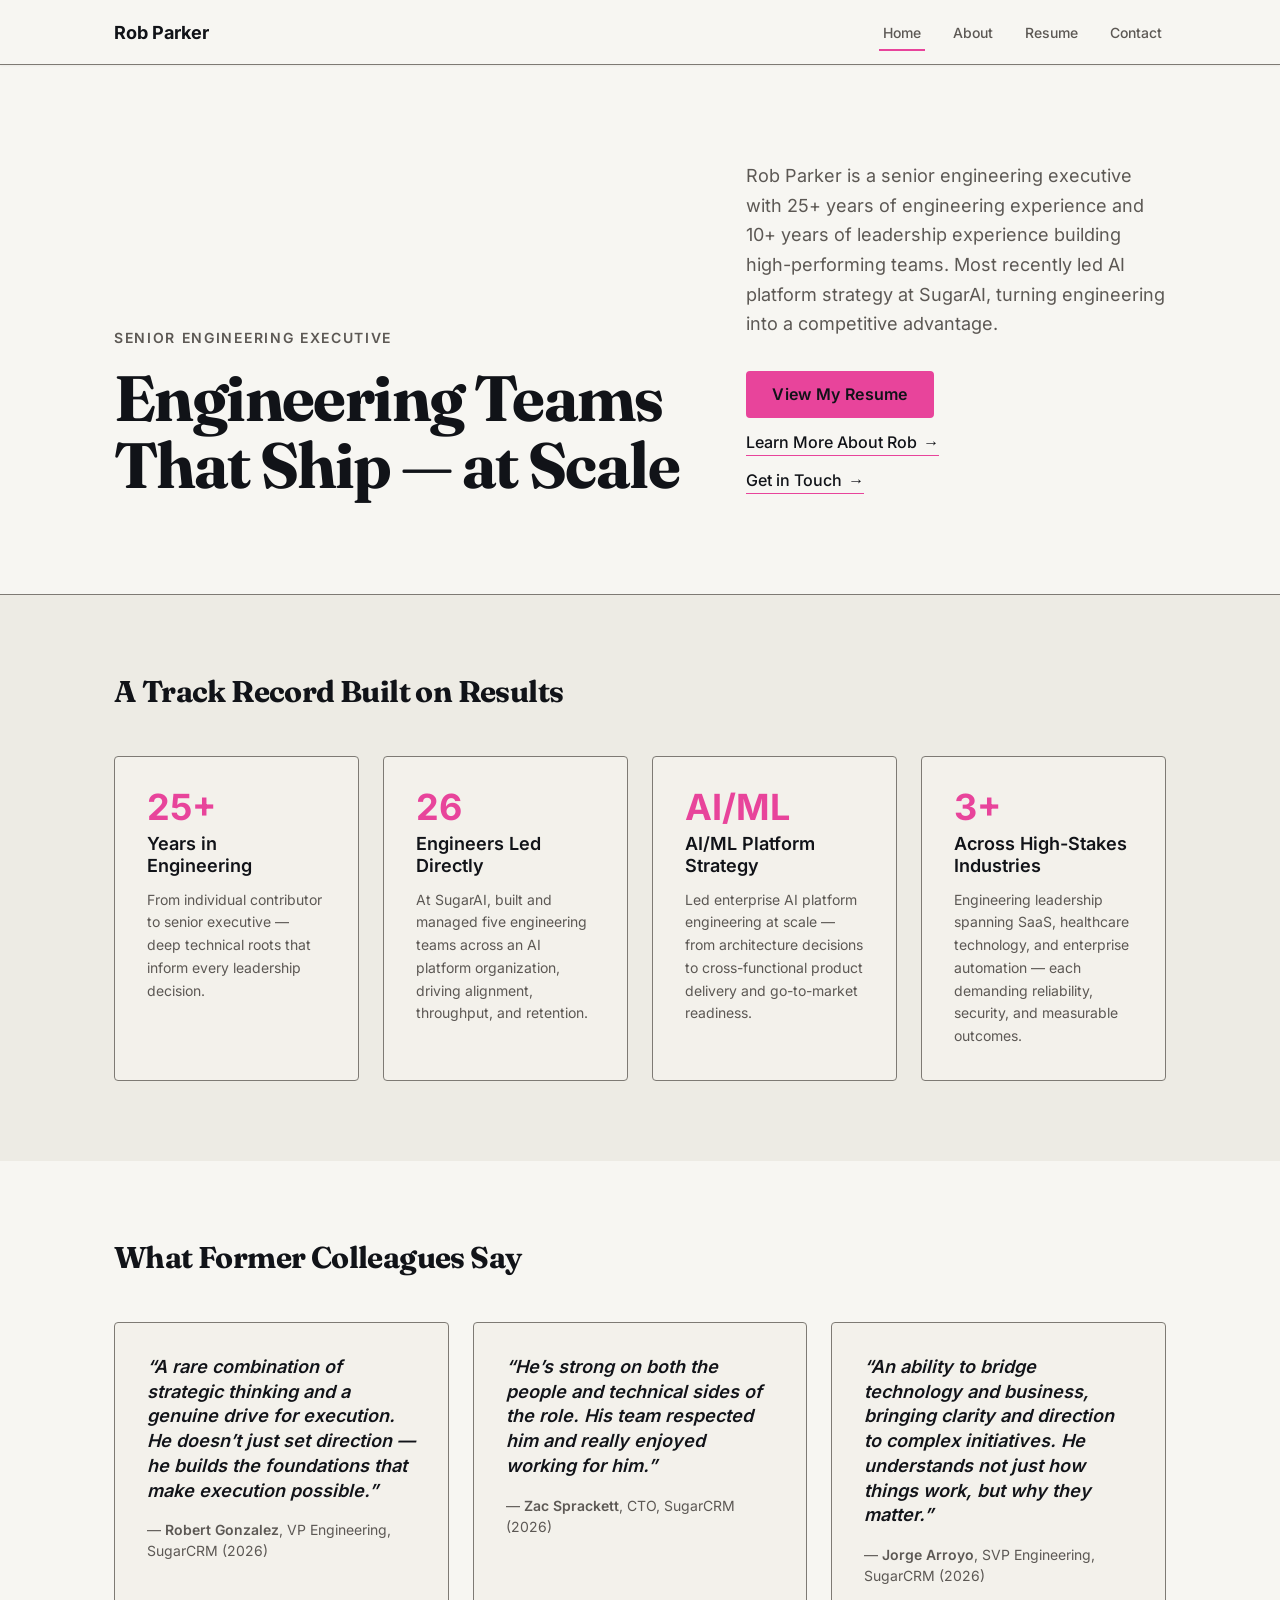
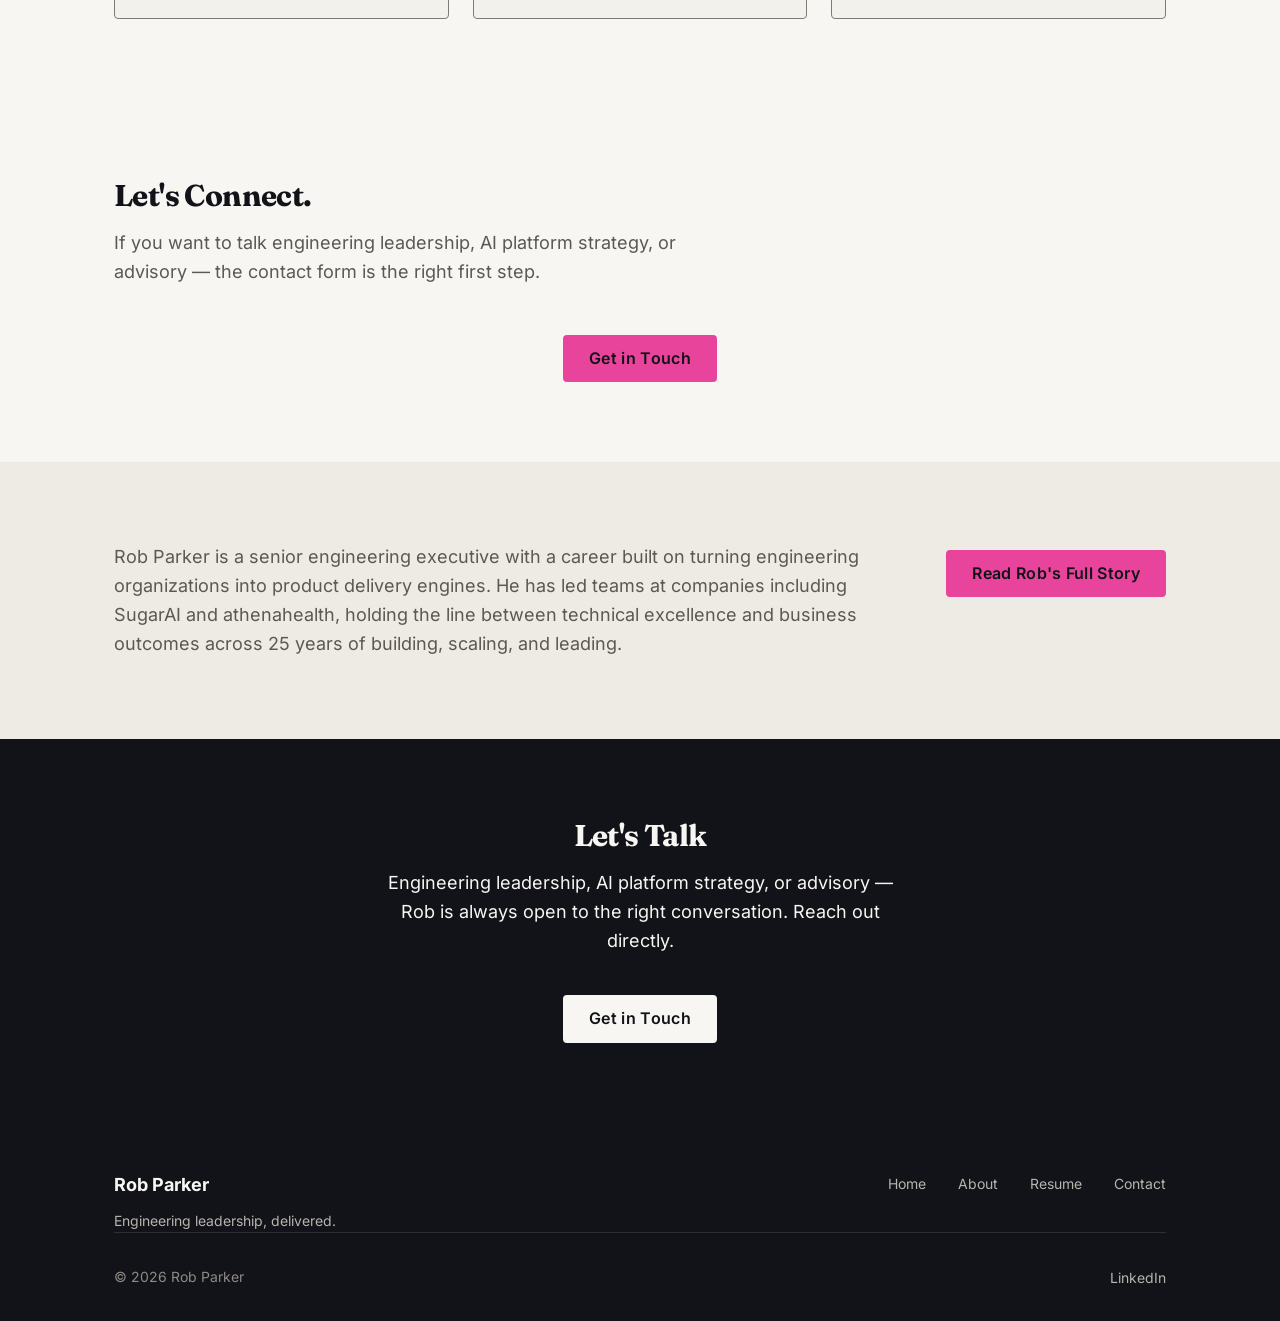
<file: index.html>
<!DOCTYPE html>
<html lang="en">
<head>
    <meta charset="UTF-8">
    <meta name="viewport" content="width=device-width, initial-scale=1.0">

    <!-- SEO -->
    <title>Rob Parker — Senior Engineering Executive, AI Platforms, Atlanta</title>
    <meta name="description" content="Rob Parker is a senior engineering executive in Atlanta with 25+ years building AI-native platforms and scaling high-performing engineering teams.">

    <!-- WHY (SPEC-013 R8/IG-3): trailing slash on the home canonical is load-bearing —
         Cloudflare Pages serves both /index.html and / and the canonical declares which is authoritative. -->
    <link rel="canonical" href="https://robcparker.com/">

    <!-- Open Graph -->
    <meta property="og:type" content="website">
    <meta property="og:url" content="https://robcparker.com/">
    <meta property="og:title" content="Rob Parker — Senior Engineering Executive, AI Platforms, Atlanta">
    <meta property="og:description" content="Rob Parker is a senior engineering executive in Atlanta with 25+ years building AI-native platforms and scaling high-performing engineering teams.">
    <!-- WHY (SPEC-013 R3): branded 1200×630 OG card replaces the headshot reuse — squares crop badly as summary_large_image. -->
    <meta property="og:image" content="https://robcparker.com/images/og/og-card.png">
    <meta property="og:image:width" content="1200">
    <meta property="og:image:height" content="630">
    <meta property="og:image:alt" content="Rob Parker — Senior Engineering Executive, AI Platforms, Atlanta — 25+ Years">

    <!-- Twitter Card (SPEC-013 R4) -->
    <meta name="twitter:card" content="summary_large_image">
    <meta name="twitter:title" content="Rob Parker — Senior Engineering Executive, AI Platforms, Atlanta">
    <meta name="twitter:description" content="Rob Parker is a senior engineering executive in Atlanta with 25+ years building AI-native platforms and scaling high-performing engineering teams.">
    <meta name="twitter:image" content="https://robcparker.com/images/og/og-card.png">
    <meta name="twitter:image:alt" content="Rob Parker — Senior Engineering Executive, AI Platforms, Atlanta — 25+ Years">

    <!-- WHY (SPEC-013 R5): Person schema disambiguates Rob from other Rob Parkers via sameAs LinkedIn signal.
         Block is byte-identical across all six pages (LinkedIn + GitHub signals); Person.url is the homepage canonical (not the per-page URL). -->
    <script type="application/ld+json">
    {
      "@context": "https://schema.org",
      "@type": "Person",
      "name": "Rob Parker",
      "jobTitle": "Senior Engineering Executive",
      "description": "Senior engineering executive with 25+ years of experience building AI-native platforms and scaling high-performing teams.",
      "image": "https://robcparker.com/images/rob-parker-headshot@2x.jpg",
      "url": "https://robcparker.com/",
      "address": {
        "@type": "PostalAddress",
        "addressLocality": "Atlanta",
        "addressRegion": "GA",
        "addressCountry": "US"
      },
      "alumniOf": [
        { "@type": "CollegeOrUniversity", "name": "Georgia Institute of Technology" },
        { "@type": "CollegeOrUniversity", "name": "Clemson University" }
      ],
      "sameAs": [
        "https://www.linkedin.com/in/robcparker/",
        "https://github.com/wizzbiff"
      ]
    }
    </script>

    <link rel="icon" href="/favicon.ico" sizes="any">
    <link rel="icon" type="image/svg+xml" href="/favicon.svg">
    <link rel="apple-touch-icon" href="/apple-touch-icon.png">
    <link rel="mask-icon" href="/safari-pinned-tab.svg" color="#111318">
    <link rel="manifest" href="/site.webmanifest">
    <meta name="theme-color" content="#111318">

    <!-- Preload body font (Inter). WHY: crossorigin required even for same-origin or the
         preload is discarded (IG-12). Fraunces intentionally not preloaded — display-only,
         font-display:swap handles FOUT acceptably. -->
    <link rel="preload" href="/fonts/inter-variable.woff2" as="font" type="font/woff2" crossorigin>

    <link rel="stylesheet" href="css/style.css">
</head>
<body>

    <!-- Skip to main content — accessibility -->
    <a href="#main-content" class="skip-link">Skip to main content</a>

    <!-- ================================================================
         HEADER / NAVIGATION
         ================================================================ -->
    <header class="site-header">
        <div class="container">
            <nav class="nav-inner" aria-label="Main navigation">
                <a href="index.html" class="nav-logo" aria-label="Rob Parker — home">Rob Parker</a>

                <!-- Hamburger toggle — hidden in CSS until .js-enabled is set by JS (IG-4) -->
                <button
                    class="nav-toggle"
                    aria-expanded="false"
                    aria-controls="nav-links"
                    aria-label="Toggle navigation menu"
                >
                    <span class="nav-toggle-icon" aria-hidden="true">
                        <span></span>
                        <span></span>
                        <span></span>
                    </span>
                </button>

                <!-- WHY: role="list" restores list semantics that Safari/VoiceOver
                     strips when list-style:none is applied -->
                <ul class="nav-links" id="nav-links" role="list">
                    <li><a href="index.html">Home</a></li>
                    <li><a href="about.html">About</a></li>
                    <li><a href="resume.html">Resume</a></li>
                    <li><a href="contact.html">Contact</a></li>
                </ul>
            </nav>
        </div>
    </header>

    <!-- ================================================================
         MAIN CONTENT
         ================================================================ -->
    <main id="main-content">

        <!-- HERO -->
        <!-- WHY: SPEC-008 R3.1 Concept A — two-column 58/42 bottom-aligned grid.
             Diverges from AP-3 centered-hero-with-stacked-dual-CTAs template. -->
        <section class="hero" aria-labelledby="hero-headline">
            <div class="container">
                <div class="hero-grid">
                    <div class="hero-headline-col">
                        <span class="hero-eyebrow">Senior Engineering Executive</span>
                        <h1 id="hero-headline">Engineering Teams That Ship&nbsp;— at Scale</h1>
                    </div>
                    <div class="hero-copy-col">
                        <p class="hero-subheadline">
                            Rob Parker is a senior engineering executive with 25+ years of engineering
                            experience and 10+ years of leadership experience building high-performing
                            teams. Most recently led AI platform strategy at SugarAI, turning engineering
                            into a competitive advantage.
                        </p>
                        <div class="hero-cta-stack">
                            <a href="resume.html" class="btn btn-primary">View My Resume</a>
                            <a href="about.html" class="btn-textlink">Learn More About Rob <span class="arrow" aria-hidden="true">→</span></a>
                            <a href="contact.html" class="btn-textlink">Get in Touch <span class="arrow" aria-hidden="true">→</span></a>
                        </div>
                    </div>
                </div>
            </div>
        </section>

        <!-- EXPERIENCE HIGHLIGHTS -->
        <section class="section section-alt" aria-labelledby="highlights-heading">
            <div class="container">
                <div class="section-header">
                    <h2 id="highlights-heading">A Track Record Built on Results</h2>
                </div>
                <div class="highlights-grid">

                    <article class="highlight-card">
                        <div class="highlight-metric" role="img" aria-label="25 plus years">25+</div>
                        <h3 class="highlight-label">Years in Engineering</h3>
                        <p class="highlight-desc">
                            From individual contributor to senior executive — deep technical roots
                            that inform every leadership decision.
                        </p>
                    </article>

                    <article class="highlight-card">
                        <div class="highlight-metric" role="img" aria-label="26 engineers led directly">26</div>
                        <h3 class="highlight-label">Engineers Led Directly</h3>
                        <p class="highlight-desc">
                            At SugarAI, built and managed five engineering teams across an AI
                            platform organization, driving alignment, throughput, and retention.
                        </p>
                    </article>

                    <article class="highlight-card">
                        <div class="highlight-metric" aria-hidden="true">AI/ML</div>
                        <h3 class="highlight-label">AI/ML Platform Strategy</h3>
                        <p class="highlight-desc">
                            Led enterprise AI platform engineering at scale — from architecture
                            decisions to cross-functional product delivery and go-to-market readiness.
                        </p>
                    </article>

                    <article class="highlight-card">
                        <div class="highlight-metric" role="img" aria-label="3 plus">3+</div>
                        <h3 class="highlight-label">Across High-Stakes Industries</h3>
                        <p class="highlight-desc">
                            Engineering leadership spanning SaaS, healthcare technology, and
                            enterprise automation — each demanding reliability, security, and
                            measurable outcomes.
                        </p>
                    </article>

                </div>
            </div>
        </section>

        <!-- TESTIMONIALS -->
        <section class="section" aria-labelledby="testimonials-heading">
            <div class="container">
                <div class="section-header">
                    <h2 id="testimonials-heading">What Former Colleagues Say</h2>
                </div>
                <div class="testimonials-grid">

                    <blockquote class="testimonial">
                        <p>&ldquo;A rare combination of strategic thinking and a genuine drive for execution. He doesn&rsquo;t just set direction &mdash; he builds the foundations that make execution possible.&rdquo;</p>
                        <footer>&mdash; <cite>Robert Gonzalez</cite>, VP Engineering, SugarCRM (2026)</footer>
                    </blockquote>

                    <blockquote class="testimonial">
                        <p>&ldquo;He&rsquo;s strong on both the people and technical sides of the role. His team respected him and really enjoyed working for him.&rdquo;</p>
                        <footer>&mdash; <cite>Zac Sprackett</cite>, CTO, SugarCRM (2026)</footer>
                    </blockquote>

                    <blockquote class="testimonial">
                        <p>&ldquo;An ability to bridge technology and business, bringing clarity and direction to complex initiatives. He understands not just how things work, but why they matter.&rdquo;</p>
                        <footer>&mdash; <cite>Jorge Arroyo</cite>, SVP Engineering, SugarCRM (2026)</footer>
                    </blockquote>

                </div>
            </div>
        </section>

        <!-- CONTACT CTA -->
        <section class="section" aria-labelledby="ft-cta-heading">
            <div class="container">
                <div class="section-header">
                    <h2 id="ft-cta-heading">Let's Connect.</h2>
                    <p>If you want to talk engineering leadership, AI platform strategy, or advisory — the contact form is the right first step.</p>
                </div>
                <div class="cta-actions">
                    <a href="contact.html" class="btn btn-primary">Get in Touch</a>
                </div>
            </div>
        </section>

        <!-- ABOUT TEASER -->
        <section class="section section-alt" aria-labelledby="about-teaser-heading">
            <div class="container">
                <h2 id="about-teaser-heading" class="visually-hidden">About Rob</h2>
                <div class="about-teaser">
                    <div class="about-teaser-text">
                        <p>
                            Rob Parker is a senior engineering executive with a career built on
                            turning engineering organizations into product delivery engines. He
                            has led teams at companies including SugarAI and athenahealth, holding
                            the line between technical excellence and business outcomes across
                            25 years of building, scaling, and leading.
                        </p>
                    </div>
                    <div class="about-teaser-action">
                        <a href="about.html" class="btn btn-primary">Read Rob's Full Story</a>
                    </div>
                </div>
            </div>
        </section>

        <!-- CONTACT CTA -->
        <section class="section section-dark cta-section" aria-labelledby="cta-heading">
            <div class="container">
                <h2 id="cta-heading">Let's Talk</h2>
                <p>
                    Engineering leadership, AI platform strategy, or advisory — Rob is
                    always open to the right conversation. Reach out directly.
                </p>
                <a href="contact.html" class="btn btn-white">Get in Touch</a>
            </div>
        </section>

    </main>

    <!-- ================================================================
         FOOTER
         ================================================================ -->
    <footer class="site-footer">
        <div class="container">
            <div class="footer-inner">
                <div class="footer-brand">
                    <a href="index.html" class="footer-logo">Rob Parker</a>
                    <p class="footer-tagline">Engineering leadership, delivered.</p>
                </div>

                <nav aria-label="Footer navigation">
                    <ul class="footer-nav" role="list">
                        <li><a href="index.html">Home</a></li>
                        <li><a href="about.html">About</a></li>
                        <li><a href="resume.html">Resume</a></li>
                        <li><a href="contact.html">Contact</a></li>
                    </ul>
                </nav>
            </div>

            <div class="footer-bottom">
                <!-- WHY (IG-5): Year hardcoded per architecture guidance — no dynamic JS needed -->
                <p class="footer-copyright">&copy; 2026 Rob Parker</p>
                <div class="footer-social">
                    <a
                        href="https://www.linkedin.com/in/robcparker/"
                        target="_blank"
                        rel="noopener noreferrer"
                        aria-label="Rob Parker on LinkedIn (opens in a new tab)"
                    >LinkedIn</a>
                </div>
            </div>
        </div>
    </footer>

    <!-- WHY (IG-2): defer used instead of async — defer preserves execution order
         and fires after DOM is parsed, which is what DOMContentLoaded listeners need. -->
    <script src="js/main.js" defer></script>
</body>
</html>
</file>
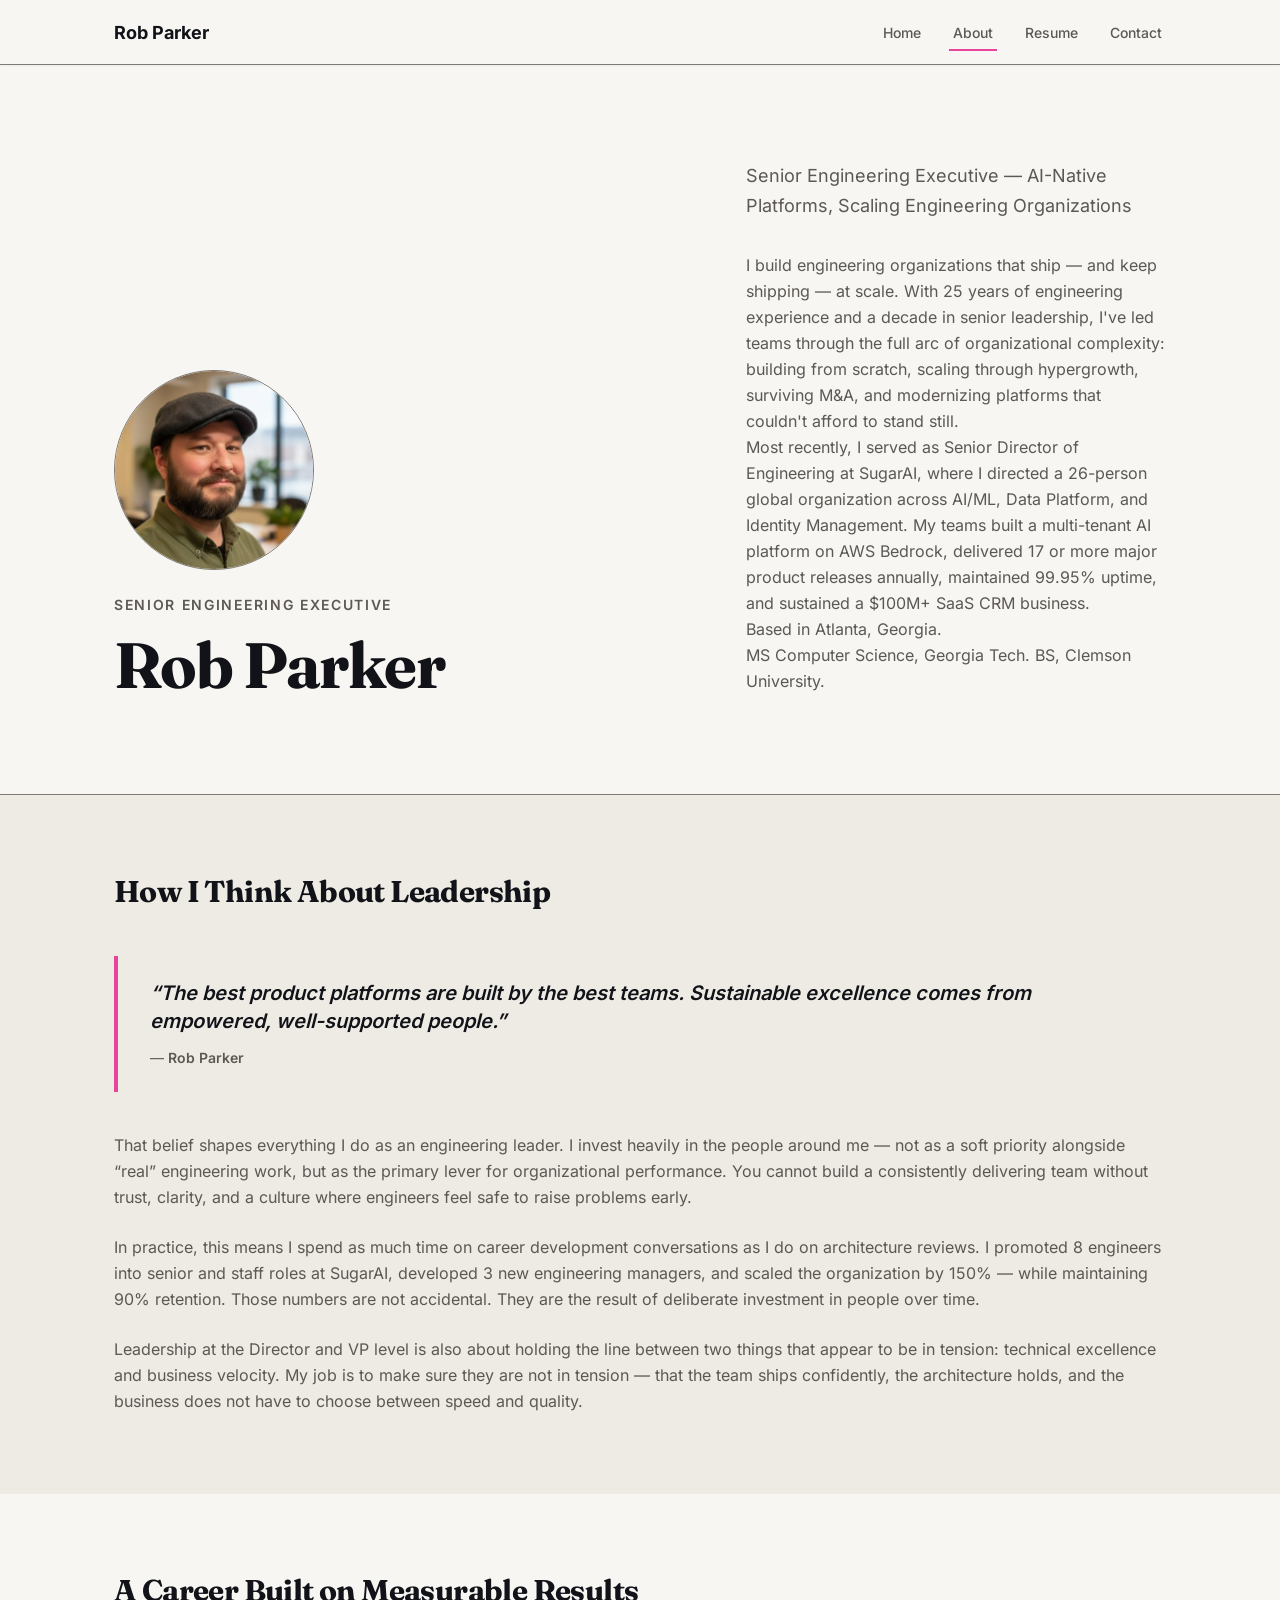
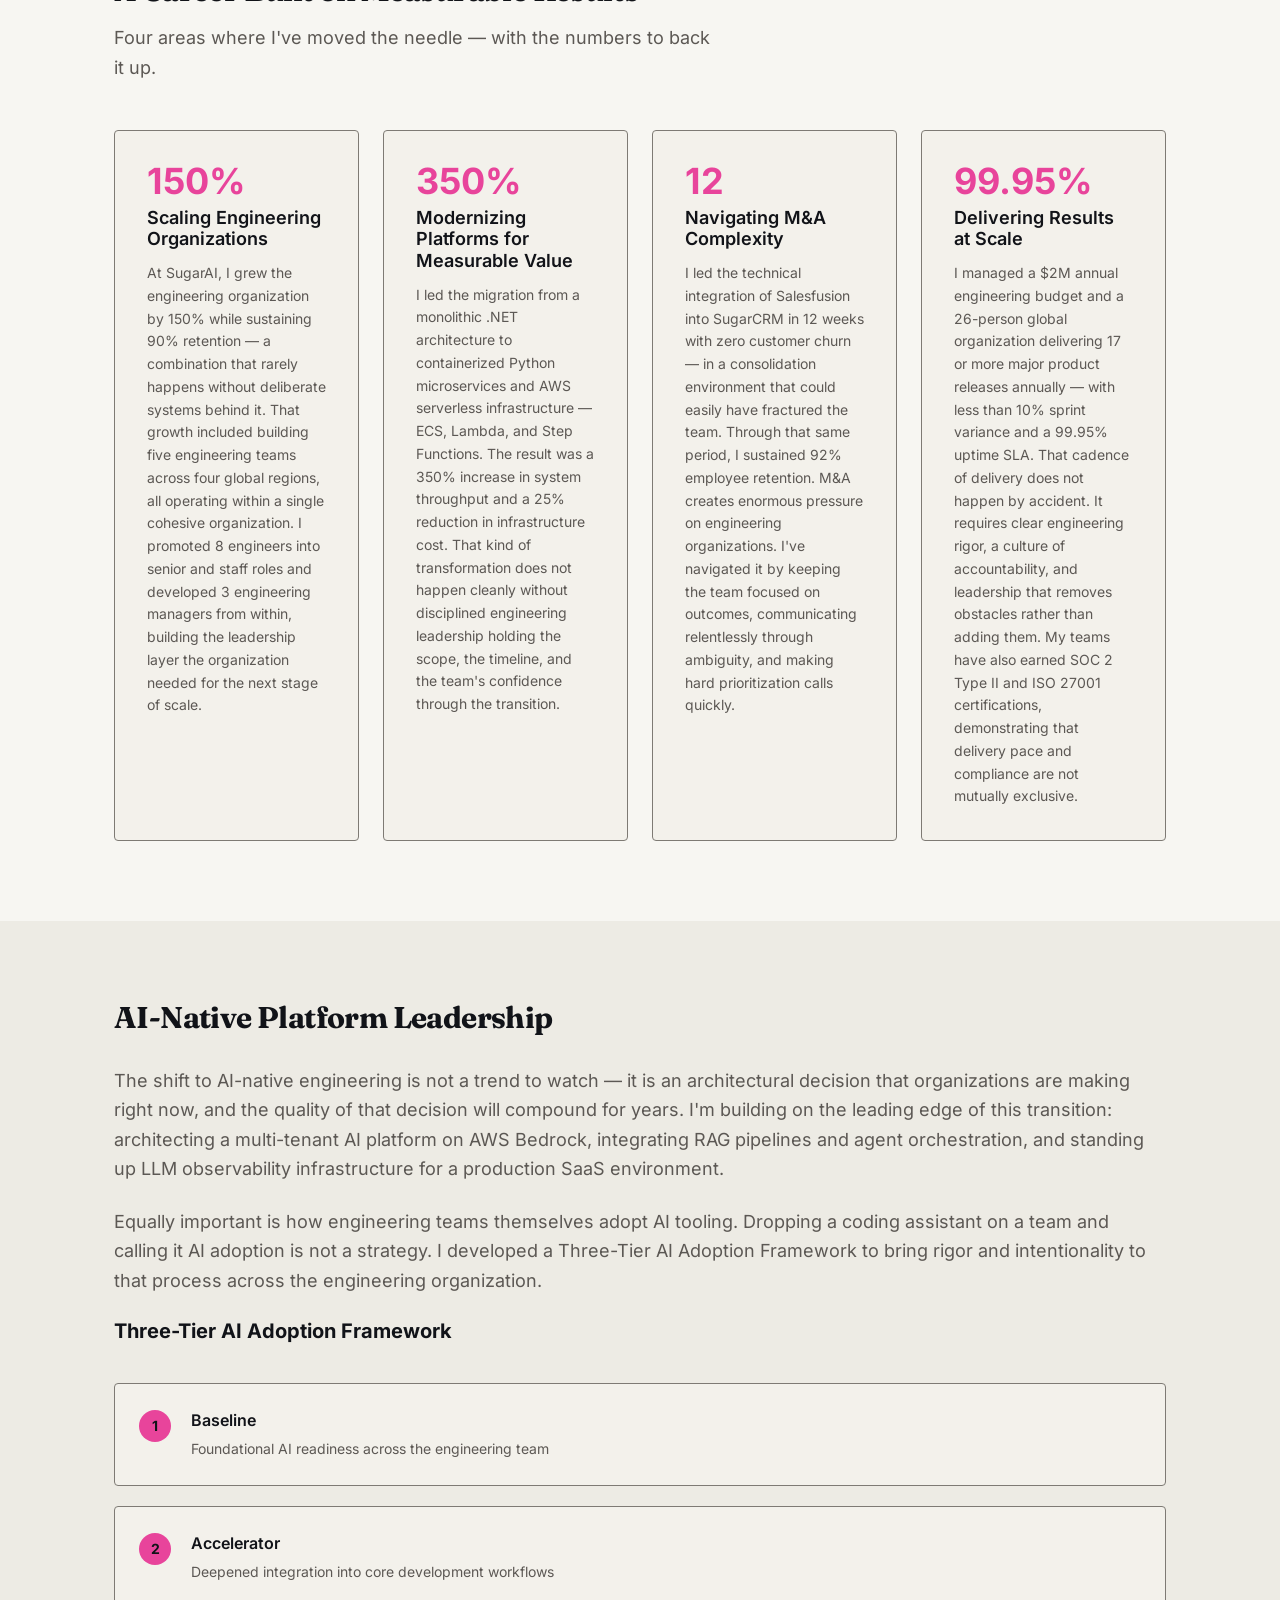
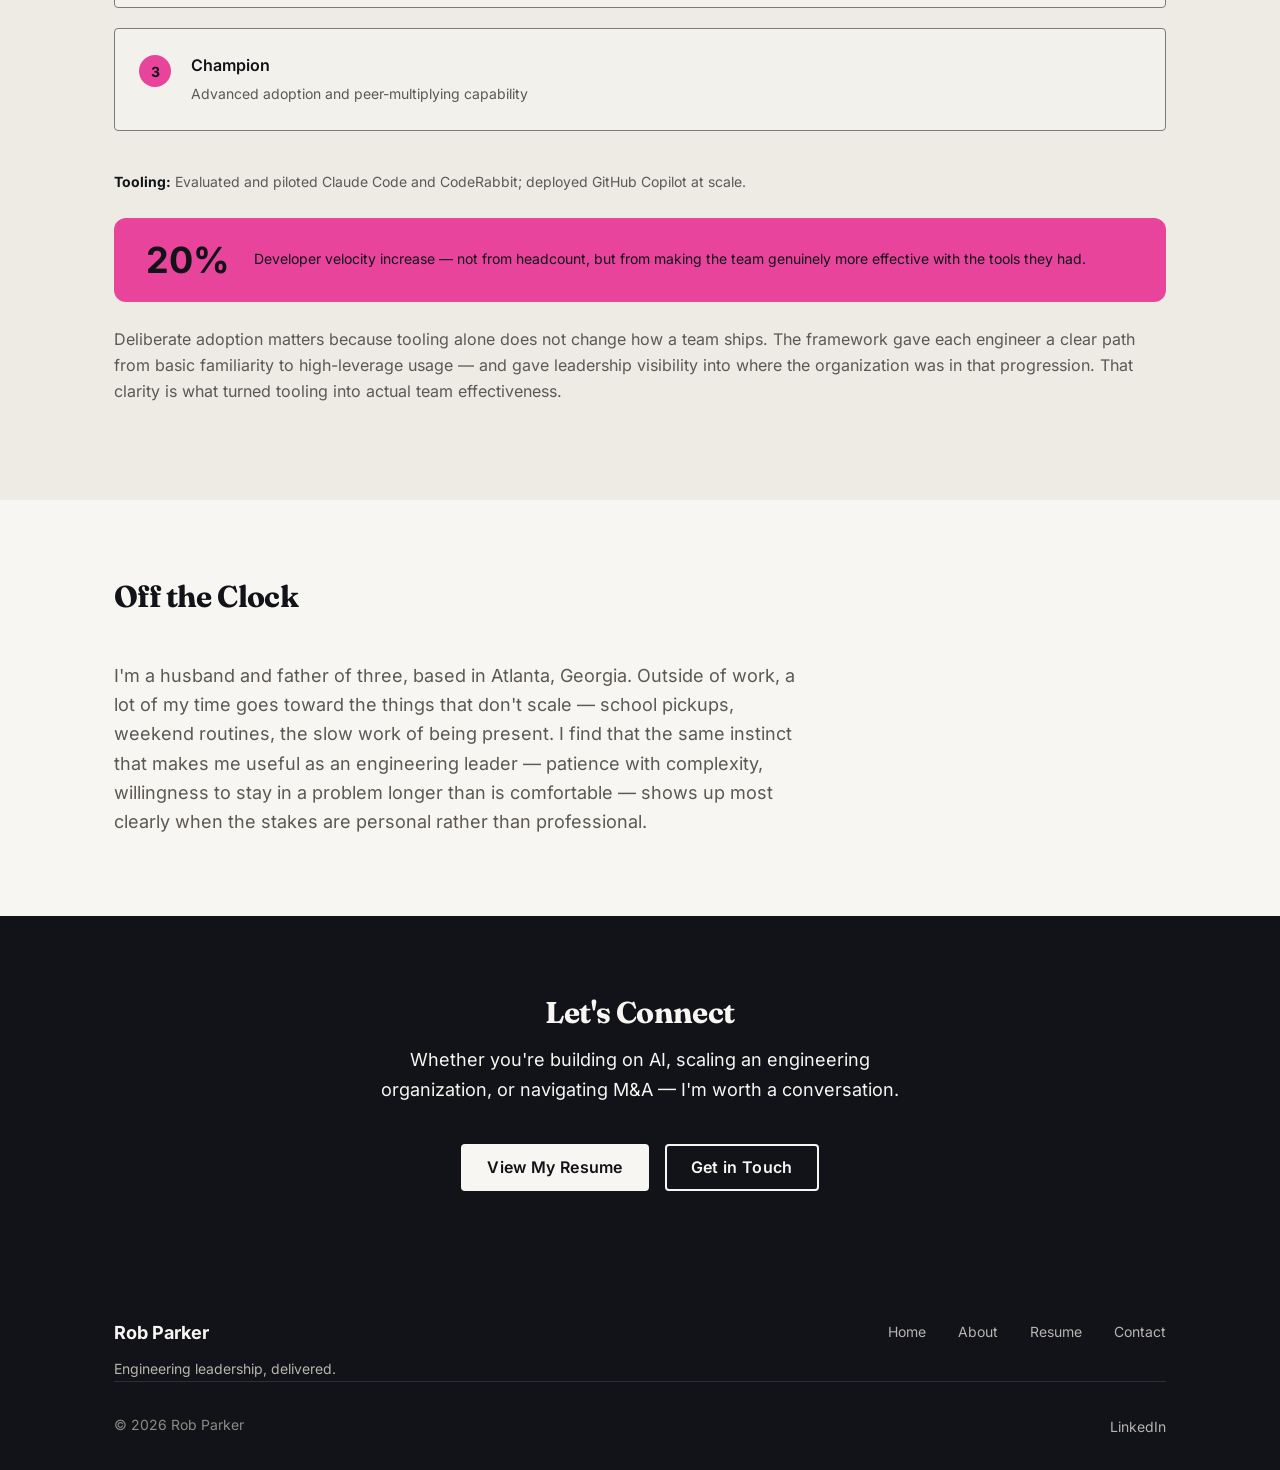
<file: about.html>
<!DOCTYPE html>
<html lang="en">
<head>
    <meta charset="UTF-8">
    <meta name="viewport" content="width=device-width, initial-scale=1.0">

    <!-- SEO -->
    <title>About Rob Parker — Engineering Executive, AI Platforms, Atlanta</title>
    <meta name="description" content="Rob Parker builds AI-native engineering organizations at scale. 25+ years experience, 10+ in senior leadership. Atlanta-based senior engineering executive.">

    <!-- WHY (SPEC-013 R8): canonical added per SEO foundation; mirrors the resume/contact/advisory pattern. -->
    <link rel="canonical" href="https://robcparker.com/about">

    <!-- Open Graph -->
    <meta property="og:type" content="website">
    <!-- WHY (S-1): og:url must be absolute — same rationale as og:image (IG-6).
         Relative paths aren't resolved by social crawlers. -->
    <meta property="og:url" content="https://robcparker.com/about">
    <meta property="og:title" content="About Rob Parker — Engineering Executive, AI Platforms, Atlanta">
    <meta property="og:description" content="Rob Parker builds AI-native engineering organizations at scale. 25+ years experience, 10+ in senior leadership. Atlanta-based senior engineering executive.">
    <!-- WHY (SPEC-013 R3): branded 1200×630 OG card replaces the headshot reuse — squares crop badly as summary_large_image. -->
    <meta property="og:image" content="https://robcparker.com/images/og/og-card.png">
    <meta property="og:image:width" content="1200">
    <meta property="og:image:height" content="630">
    <meta property="og:image:alt" content="Rob Parker — Senior Engineering Executive, AI Platforms, Atlanta — 25+ Years">

    <!-- Twitter Card (SPEC-013 R4) -->
    <meta name="twitter:card" content="summary_large_image">
    <meta name="twitter:title" content="About Rob Parker — Engineering Executive, AI Platforms, Atlanta">
    <meta name="twitter:description" content="Rob Parker builds AI-native engineering organizations at scale. 25+ years experience, 10+ in senior leadership. Atlanta-based senior engineering executive.">
    <meta name="twitter:image" content="https://robcparker.com/images/og/og-card.png">
    <meta name="twitter:image:alt" content="Rob Parker — Senior Engineering Executive, AI Platforms, Atlanta — 25+ Years">

    <!-- WHY (SPEC-013 R5): Person schema disambiguates Rob from other Rob Parkers via sameAs LinkedIn signal.
         Block is byte-identical across all six pages (LinkedIn + GitHub signals); Person.url is the homepage canonical (not the per-page URL). -->
    <script type="application/ld+json">
    {
      "@context": "https://schema.org",
      "@type": "Person",
      "name": "Rob Parker",
      "jobTitle": "Senior Engineering Executive",
      "description": "Senior engineering executive with 25+ years of experience building AI-native platforms and scaling high-performing teams.",
      "image": "https://robcparker.com/images/rob-parker-headshot@2x.jpg",
      "url": "https://robcparker.com/",
      "address": {
        "@type": "PostalAddress",
        "addressLocality": "Atlanta",
        "addressRegion": "GA",
        "addressCountry": "US"
      },
      "alumniOf": [
        { "@type": "CollegeOrUniversity", "name": "Georgia Institute of Technology" },
        { "@type": "CollegeOrUniversity", "name": "Clemson University" }
      ],
      "sameAs": [
        "https://www.linkedin.com/in/robcparker/",
        "https://github.com/wizzbiff"
      ]
    }
    </script>

    <!-- WHY: noindex removed — this is a real, fully-built page (SPEC-002 IG-11).
         The placeholder version had noindex to prevent thin content from being indexed. -->

    <link rel="icon" href="/favicon.ico" sizes="any">
    <link rel="icon" type="image/svg+xml" href="/favicon.svg">
    <link rel="apple-touch-icon" href="/apple-touch-icon.png">
    <link rel="mask-icon" href="/safari-pinned-tab.svg" color="#111318">
    <link rel="manifest" href="/site.webmanifest">
    <meta name="theme-color" content="#111318">

    <link rel="preload" href="/fonts/inter-variable.woff2" as="font" type="font/woff2" crossorigin>

    <link rel="stylesheet" href="css/style.css">
</head>
<body>

    <!-- Skip to main content — accessibility -->
    <a href="#main-content" class="skip-link">Skip to main content</a>

    <header class="site-header">
        <div class="container">
            <nav class="nav-inner" aria-label="Main navigation">
                <a href="index.html" class="nav-logo" aria-label="Rob Parker — home">Rob Parker</a>

                <button
                    class="nav-toggle"
                    aria-expanded="false"
                    aria-controls="nav-links"
                    aria-label="Toggle navigation menu"
                >
                    <span class="nav-toggle-icon" aria-hidden="true">
                        <span></span>
                        <span></span>
                        <span></span>
                    </span>
                </button>

                <!-- WHY: role="list" restores list semantics that Safari/VoiceOver
                     strips when list-style:none is applied -->
                <ul class="nav-links" id="nav-links" role="list">
                    <li><a href="index.html">Home</a></li>
                    <li><a href="about.html">About</a></li>
                    <li><a href="resume.html">Resume</a></li>
                    <li><a href="contact.html">Contact</a></li>
                </ul>
            </nav>
        </div>
    </header>

    <main id="main-content">

        <!-- ================================================================
             SECTION 1: HERO / PROFESSIONAL BIO
             ================================================================ -->
        <!-- WHY: SPEC-009 R1 AG-2 Option A — Concept A 58/42 hero adopted for about.html.
             Photo placed in 58-col (.hero-headline-col) above eyebrow and H1, per D1.1.
             Positioning subtitle and bio paragraphs move to 42-col (.hero-copy-col). -->
        <section class="hero hero-profile" aria-labelledby="hero-name">
            <div class="container">
                <div class="hero-grid">

                    <div class="hero-headline-col">
                        <div class="hero-profile-photo">
                            <!-- WHY (IG-13): Alt text is intentionally informative ("Professional headshot of
                                 Rob Parker") even though the adjacent H1 names Rob. The headshot conveys
                                 visual context (professional presentation, approachability) that "Rob Parker"
                                 alone does not communicate for screen reader users forming a mental image. -->
                            <!-- WHY (IG-3): Explicit width/height prevent cumulative layout shift (CLS)
                                 by reserving space before the image loads. -->
                            <!-- WHY (IG-4): loading="eager" + fetchpriority="high" because this image is
                                 above the fold — lazy-loading would delay the largest contentful paint. -->
                            <img
                                srcset="images/rob-parker-headshot.jpg 1x, images/rob-parker-headshot@2x.jpg 2x"
                                src="images/rob-parker-headshot.jpg"
                                alt="Professional headshot of Rob Parker"
                                width="400"
                                height="400"
                                loading="eager"
                                fetchpriority="high"
                            >
                        </div>
                        <span class="hero-eyebrow">Senior Engineering Executive</span>
                        <h1 id="hero-name">Rob Parker</h1>
                    </div>

                    <div class="hero-copy-col">
                        <p class="hero-subheadline">Senior Engineering Executive — AI-Native Platforms, Scaling Engineering Organizations</p>
                        <div class="hero-bio">
                            <p>I build engineering organizations that ship — and keep shipping — at scale. With 25 years of engineering experience and a decade in senior leadership, I've led teams through the full arc of organizational complexity: building from scratch, scaling through hypergrowth, surviving M&amp;A, and modernizing platforms that couldn't afford to stand still.</p>
                            <p>Most recently, I served as Senior Director of Engineering at SugarAI, where I directed a 26-person global organization across AI/ML, Data Platform, and Identity Management. My teams built a multi-tenant AI platform on AWS Bedrock, delivered 17 or more major product releases annually, maintained 99.95% uptime, and sustained a $100M+ SaaS CRM business.</p>
                            <p>Based in Atlanta, Georgia.</p>
                            <p>MS Computer Science, Georgia Tech. BS, Clemson University.</p>
                        </div>
                    </div>

                </div>
            </div>
        </section>

        <!-- ================================================================
             SECTION 2: LEADERSHIP PHILOSOPHY
             ================================================================ -->
        <section class="section section-alt" aria-labelledby="philosophy-heading">
            <div class="container">
                <div class="section-header">
                    <h2 id="philosophy-heading">How I Think About Leadership</h2>
                </div>

                <div class="philosophy-quote">
                    <blockquote>
                        <p>&ldquo;The best product platforms are built by the best teams. Sustainable excellence comes from empowered, well-supported people.&rdquo;</p>
                        <footer>&mdash; <cite>Rob Parker</cite></footer>
                    </blockquote>
                </div>

                <div class="philosophy-body">
                    <p>That belief shapes everything I do as an engineering leader. I invest heavily in the people around me — not as a soft priority alongside &ldquo;real&rdquo; engineering work, but as the primary lever for organizational performance. You cannot build a consistently delivering team without trust, clarity, and a culture where engineers feel safe to raise problems early.</p>
                    <p>In practice, this means I spend as much time on career development conversations as I do on architecture reviews. I promoted 8 engineers into senior and staff roles at SugarAI, developed 3 new engineering managers, and scaled the organization by 150% — while maintaining 90% retention. Those numbers are not accidental. They are the result of deliberate investment in people over time.</p>
                    <p>Leadership at the Director and VP level is also about holding the line between two things that appear to be in tension: technical excellence and business velocity. My job is to make sure they are not in tension — that the team ships confidently, the architecture holds, and the business does not have to choose between speed and quality.</p>
                </div>
            </div>
        </section>

        <!-- ================================================================
             SECTION 3: HOW I LEAD — THEMATIC HIGHLIGHTS
             ================================================================ -->
        <section class="section" aria-labelledby="highlights-heading">
            <div class="container">
                <div class="section-header">
                    <h2 id="highlights-heading">A Career Built on Measurable Results</h2>
                    <p>Four areas where I've moved the needle — with the numbers to back it up.</p>
                </div>
                <div class="highlights-grid">

                    <article class="highlight-card">
                        <div class="highlight-metric" role="img" aria-label="150 percent">150%</div>
                        <h3 class="highlight-label">Scaling Engineering Organizations</h3>
                        <p class="highlight-desc">At SugarAI, I grew the engineering organization by 150% while sustaining 90% retention — a combination that rarely happens without deliberate systems behind it. That growth included building five engineering teams across four global regions, all operating within a single cohesive organization. I promoted 8 engineers into senior and staff roles and developed 3 engineering managers from within, building the leadership layer the organization needed for the next stage of scale.</p>
                    </article>

                    <article class="highlight-card">
                        <div class="highlight-metric" role="img" aria-label="350 percent">350%</div>
                        <h3 class="highlight-label">Modernizing Platforms for Measurable Value</h3>
                        <p class="highlight-desc">I led the migration from a monolithic .NET architecture to containerized Python microservices and AWS serverless infrastructure — ECS, Lambda, and Step Functions. The result was a 350% increase in system throughput and a 25% reduction in infrastructure cost. That kind of transformation does not happen cleanly without disciplined engineering leadership holding the scope, the timeline, and the team's confidence through the transition.</p>
                    </article>

                    <article class="highlight-card">
                        <div class="highlight-metric" role="img" aria-label="12 weeks">12</div>
                        <h3 class="highlight-label">Navigating M&amp;A Complexity</h3>
                        <p class="highlight-desc">I led the technical integration of Salesfusion into SugarCRM in 12 weeks with zero customer churn — in a consolidation environment that could easily have fractured the team. Through that same period, I sustained 92% employee retention. M&amp;A creates enormous pressure on engineering organizations. I've navigated it by keeping the team focused on outcomes, communicating relentlessly through ambiguity, and making hard prioritization calls quickly.</p>
                    </article>

                    <article class="highlight-card">
                        <div class="highlight-metric" role="img" aria-label="99.95 percent uptime">99.95%</div>
                        <h3 class="highlight-label">Delivering Results at Scale</h3>
                        <p class="highlight-desc">I managed a $2M annual engineering budget and a 26-person global organization delivering 17 or more major product releases annually — with less than 10% sprint variance and a 99.95% uptime SLA. That cadence of delivery does not happen by accident. It requires clear engineering rigor, a culture of accountability, and leadership that removes obstacles rather than adding them. My teams have also earned SOC 2 Type II and ISO 27001 certifications, demonstrating that delivery pace and compliance are not mutually exclusive.</p>
                    </article>

                </div>
            </div>
        </section>

        <!-- ================================================================
             SECTION 4: AI ADOPTION & PLATFORM THOUGHT LEADERSHIP
             ================================================================ -->
        <section class="section section-alt" aria-labelledby="ai-heading">
            <div class="container">
                <!-- WHY (S-3): No section-header wrapper here because this section has no
                     descriptor paragraph below the H2 — the intro paragraph opens the section.
                     Using section-header would add extra whitespace below the H2 unnecessarily. -->
                <h2 id="ai-heading" class="section-heading-standalone">AI-Native Platform Leadership</h2>

                <div class="ai-framework-intro">
                    <p>The shift to AI-native engineering is not a trend to watch — it is an architectural decision that organizations are making right now, and the quality of that decision will compound for years. I'm building on the leading edge of this transition: architecting a multi-tenant AI platform on AWS Bedrock, integrating RAG pipelines and agent orchestration, and standing up LLM observability infrastructure for a production SaaS environment.</p>
                    <p>Equally important is how engineering teams themselves adopt AI tooling. Dropping a coding assistant on a team and calling it AI adoption is not a strategy. I developed a Three-Tier AI Adoption Framework to bring rigor and intentionality to that process across the engineering organization.</p>
                </div>

                <h3>Three-Tier AI Adoption Framework</h3>

                <!-- WHY (IG-7): Semantic <ol> used for the three-tier framework because the
                     tiers have an intentional progression (Baseline → Accelerator → Champion).
                     All tier names and descriptions are in DOM text — no CSS content: injection
                     for meaningful content — so screen readers read the actual content.
                     WHY (I-2): role="list" restores list semantics that Safari/VoiceOver strip
                     when list-style:none is applied (same rationale as .nav-links / .footer-nav).
                     WHY (I-3): The ::before counter renders tier numbers visually; screen readers
                     may announce them alongside the native <ol> ordering. This minor redundancy
                     is accepted in exchange for the stepped visual treatment. -->
                <ol class="ai-framework-list" role="list">
                    <li>
                        <div>
                            <span class="ai-framework-tier-name">Baseline</span>
                            <span class="ai-framework-tier-desc">Foundational AI readiness across the engineering team</span>
                        </div>
                    </li>
                    <li>
                        <div>
                            <span class="ai-framework-tier-name">Accelerator</span>
                            <span class="ai-framework-tier-desc">Deepened integration into core development workflows</span>
                        </div>
                    </li>
                    <li>
                        <div>
                            <span class="ai-framework-tier-name">Champion</span>
                            <span class="ai-framework-tier-desc">Advanced adoption and peer-multiplying capability</span>
                        </div>
                    </li>
                </ol>

                <p class="ai-framework-tools"><strong>Tooling:</strong> Evaluated and piloted Claude Code and CodeRabbit; deployed GitHub Copilot at scale.</p>

                <div class="ai-framework-outcome">
                    <!-- WHY (IG-9): Reusing highlight-metric + role="img" + aria-label pattern
                         established in SPEC-001 for large decorative numbers that need accessible labels. -->
                    <div class="highlight-metric" role="img" aria-label="20 percent">20%</div>
                    <div class="ai-framework-outcome-text">
                        <p>Developer velocity increase — not from headcount, but from making the team genuinely more effective with the tools they had.</p>
                    </div>
                </div>

                <div class="ai-framework-supporting">
                    <p>Deliberate adoption matters because tooling alone does not change how a team ships. The framework gave each engineer a clear path from basic familiarity to high-leverage usage — and gave leadership visibility into where the organization was in that progression. That clarity is what turned tooling into actual team effectiveness.</p>
                </div>

            </div>
        </section>

        <!-- ================================================================
             SECTION 5: OFF THE CLOCK
             ================================================================ -->
        <section class="section" aria-labelledby="off-clock-heading">
            <div class="container">
                <div class="section-header">
                    <h2 id="off-clock-heading">Off the Clock</h2>
                </div>
                <div class="off-the-clock">
                    <p>I'm a husband and father of three, based in Atlanta, Georgia. Outside of work, a lot of my time goes toward the things that don't scale — school pickups, weekend routines, the slow work of being present. I find that the same instinct that makes me useful as an engineering leader — patience with complexity, willingness to stay in a problem longer than is comfortable — shows up most clearly when the stakes are personal rather than professional.</p>
                </div>
            </div>
        </section>

        <!-- ================================================================
             SECTION 6: CTA
             ================================================================ -->
        <section class="section section-dark cta-section" aria-labelledby="cta-heading">
            <div class="container">
                <h2 id="cta-heading">Let's Connect</h2>
                <p>Whether you're building on AI, scaling an engineering organization, or navigating M&amp;A — I'm worth a conversation.</p>
                <div class="cta-actions">
                    <a href="resume.html" class="btn btn-white">View My Resume</a>
                    <a href="contact.html" class="btn btn-outline-white">Get in Touch</a>
                </div>
            </div>
        </section>

    </main>

    <footer class="site-footer">
        <div class="container">
            <div class="footer-inner">
                <div class="footer-brand">
                    <a href="index.html" class="footer-logo">Rob Parker</a>
                    <p class="footer-tagline">Engineering leadership, delivered.</p>
                </div>

                <nav aria-label="Footer navigation">
                    <ul class="footer-nav" role="list">
                        <li><a href="index.html">Home</a></li>
                        <li><a href="about.html">About</a></li>
                        <li><a href="resume.html">Resume</a></li>
                        <li><a href="contact.html">Contact</a></li>
                    </ul>
                </nav>
            </div>

            <div class="footer-bottom">
                <p class="footer-copyright">&copy; 2026 Rob Parker</p>
                <div class="footer-social">
                    <a
                        href="https://www.linkedin.com/in/robcparker/"
                        target="_blank"
                        rel="noopener noreferrer"
                        aria-label="Rob Parker on LinkedIn (opens in a new tab)"
                    >LinkedIn</a>
                </div>
            </div>
        </div>
    </footer>

    <!-- WHY: defer used instead of async — defer preserves execution order
         and fires after DOM is parsed, which is what DOMContentLoaded listeners need. -->
    <script src="js/main.js" defer></script>
</body>
</html>
</file>
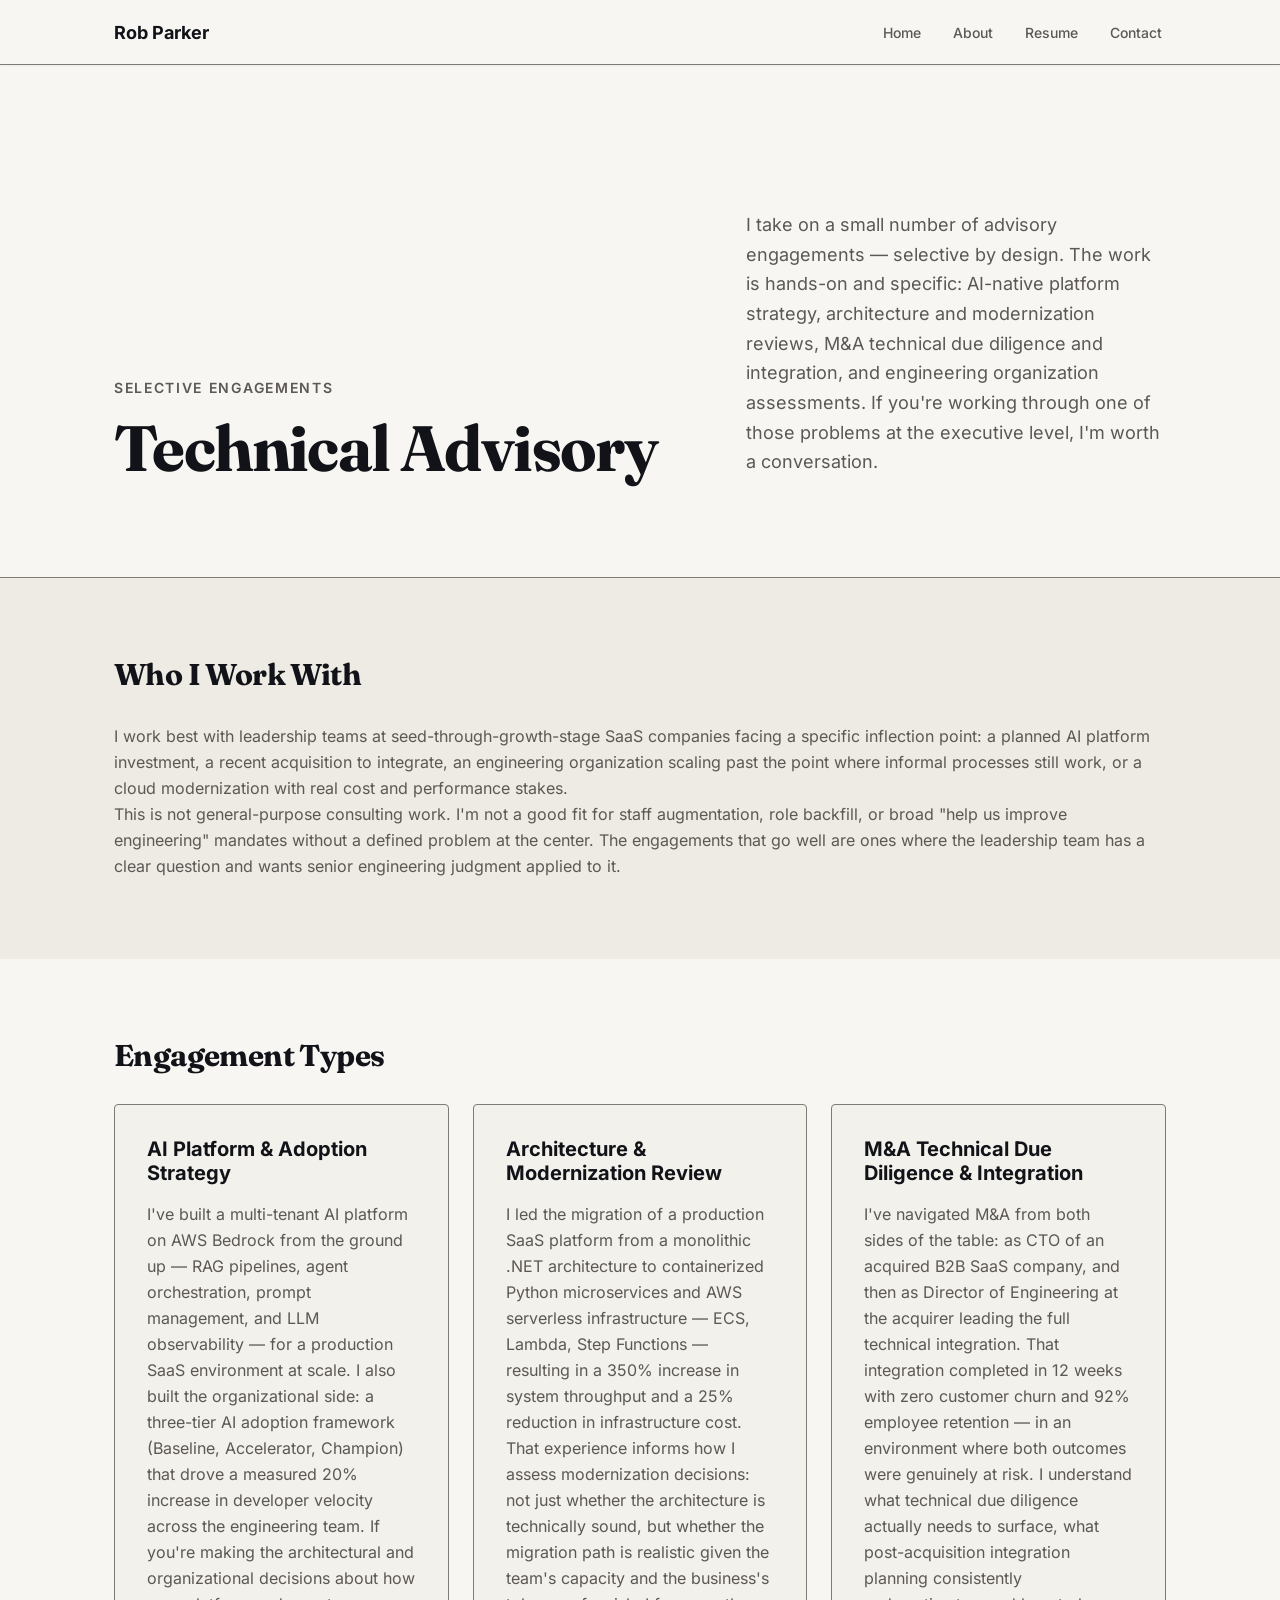
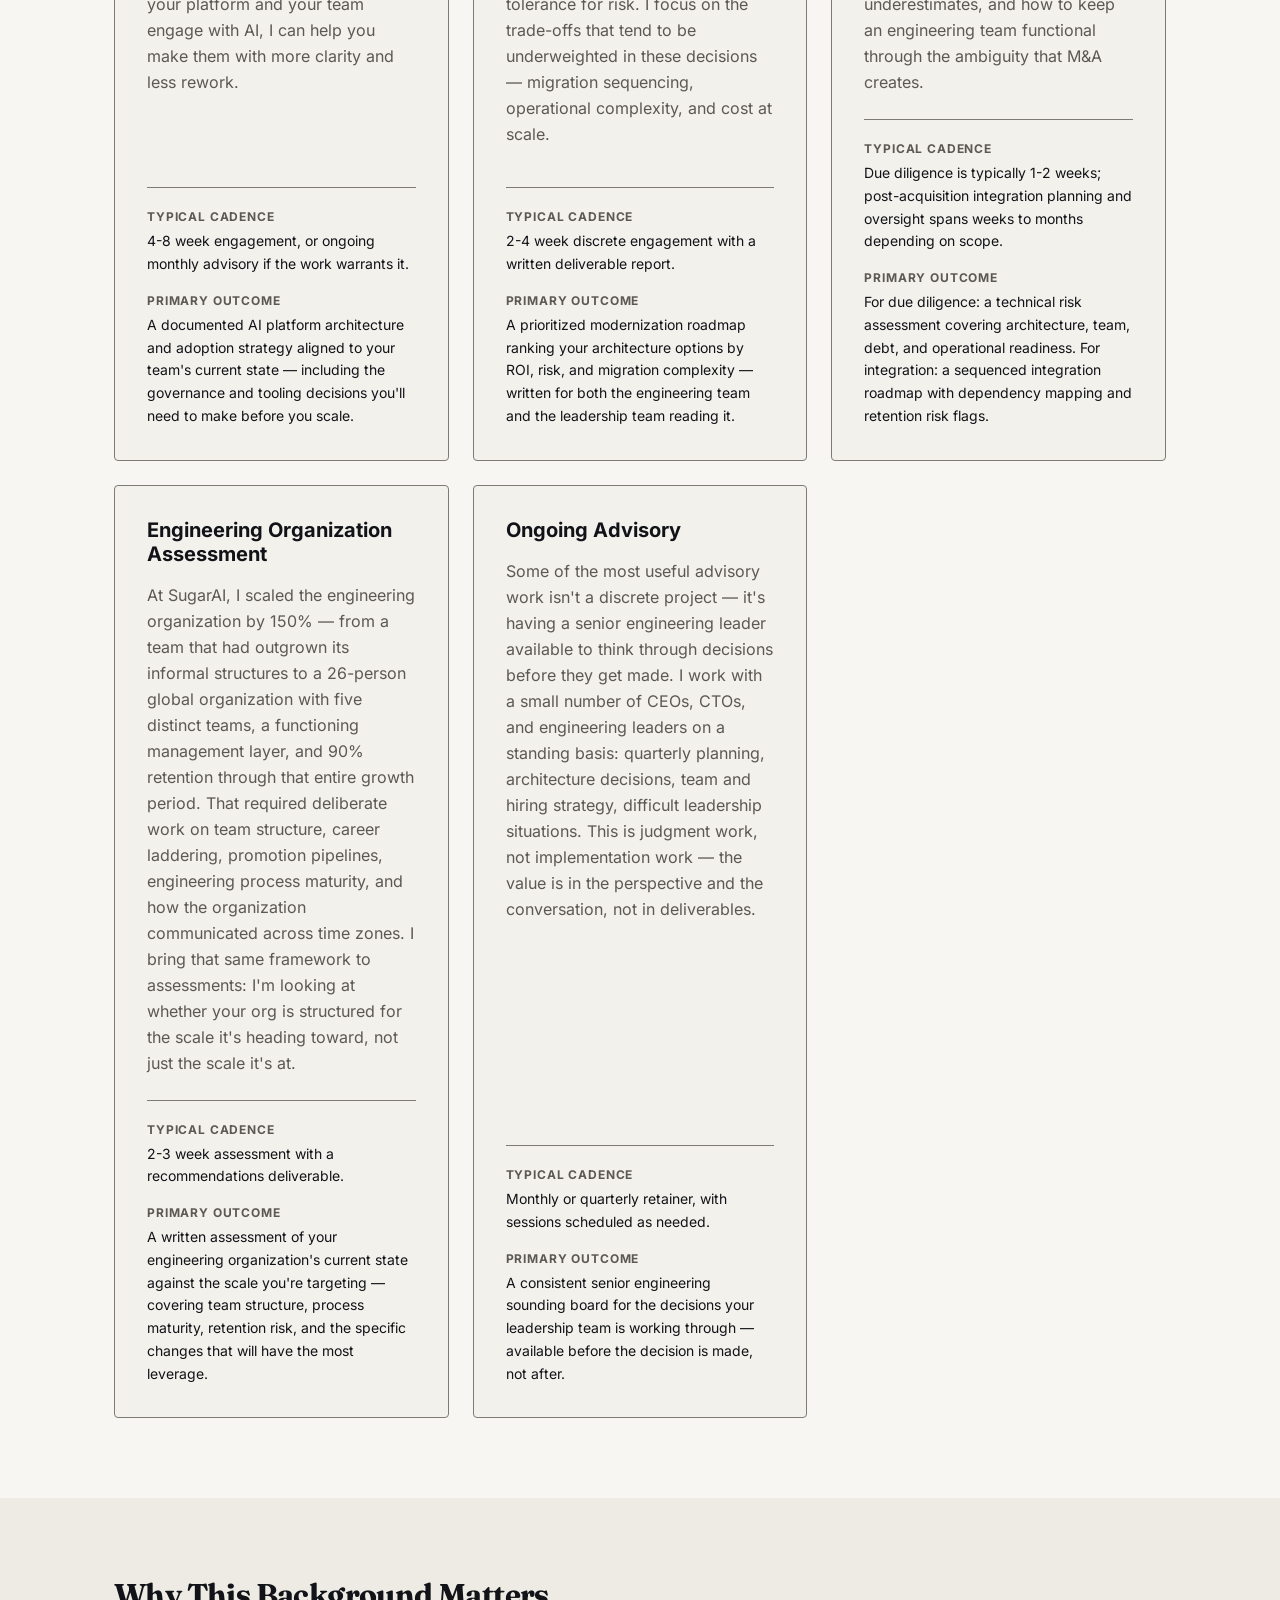
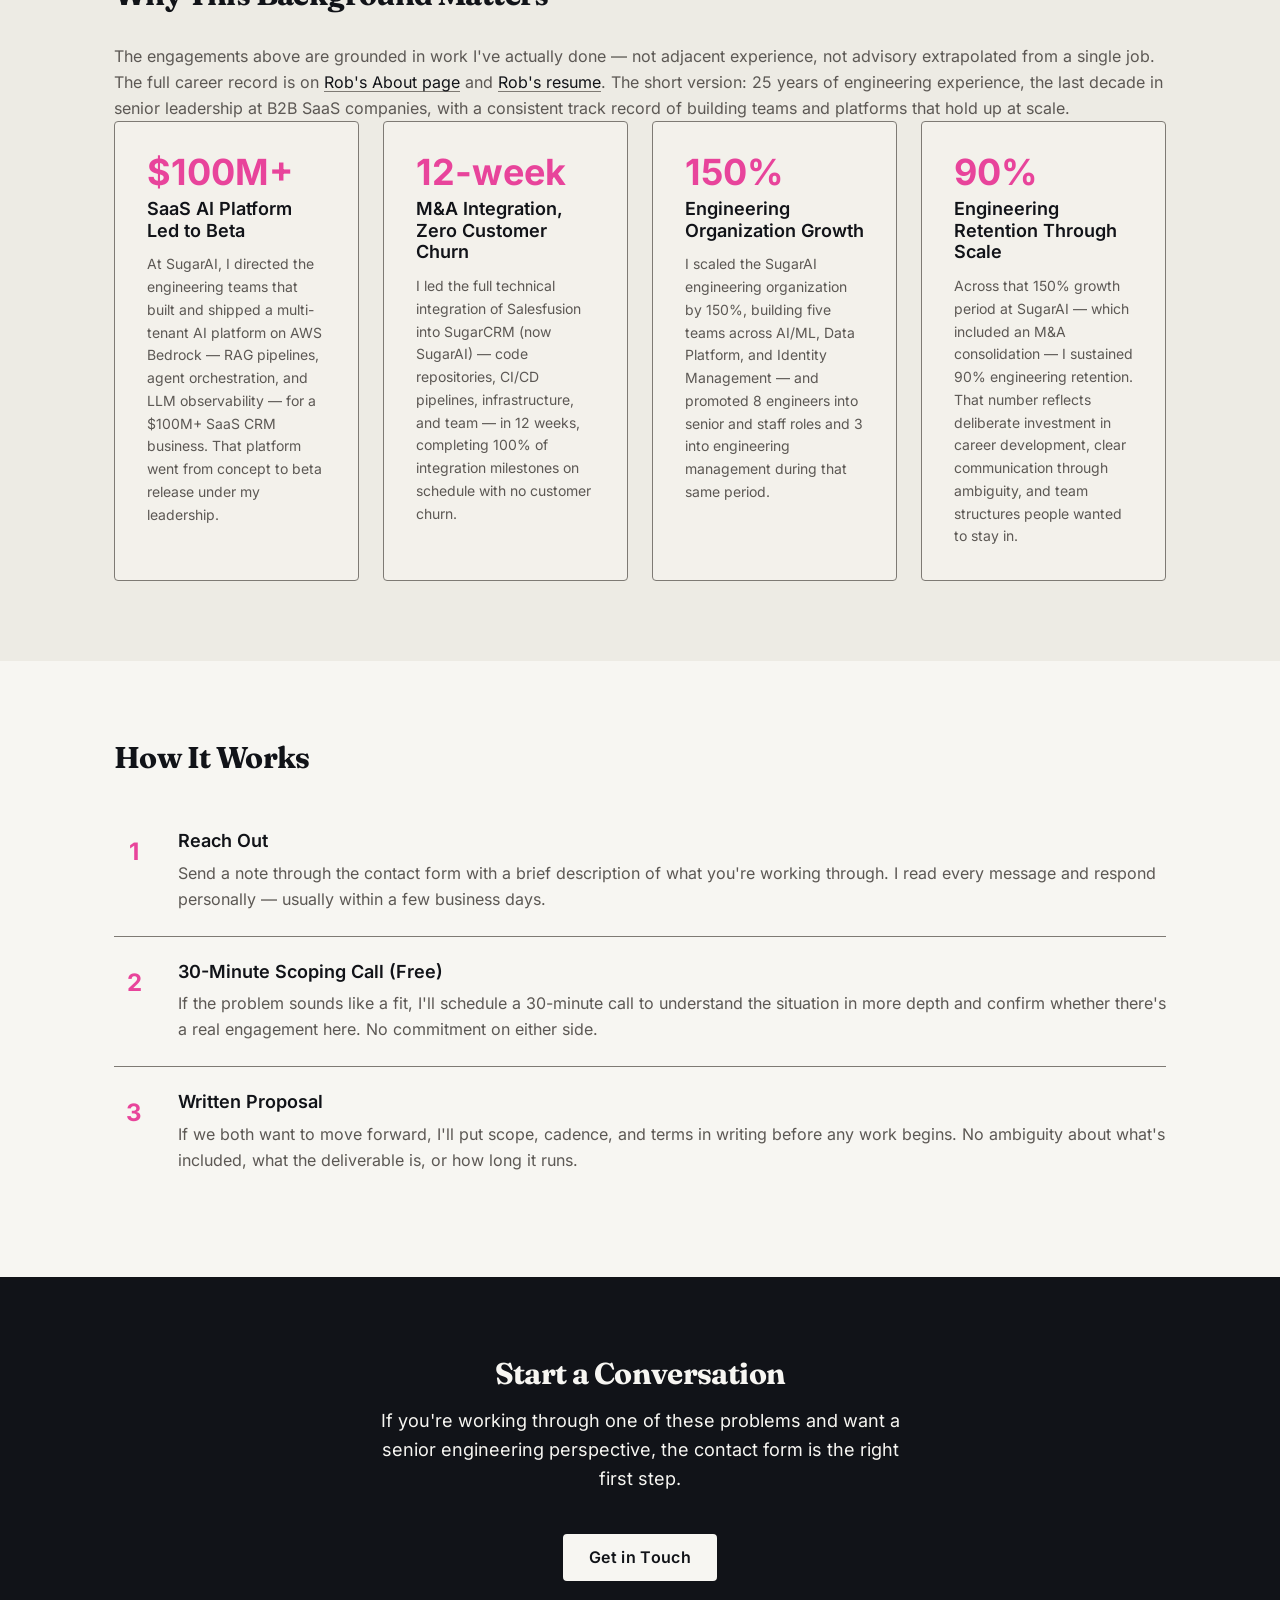
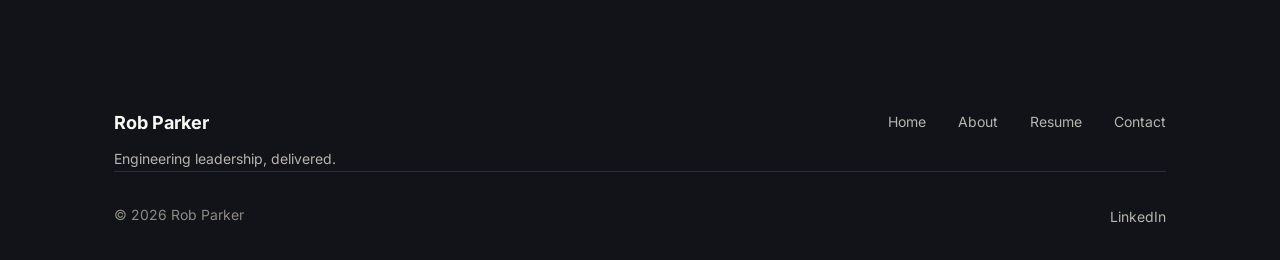
<file: advisory.html>
<!DOCTYPE html>
<html lang="en">
<head>
    <meta charset="UTF-8">
    <meta name="viewport" content="width=device-width, initial-scale=1.0">

    <!-- SEO -->
    <title>Technical Advisory &mdash; Rob Parker, Senior Engineering Executive</title>
    <meta name="description" content="Selective technical advisory — AI platform strategy, architecture reviews, M&amp;A integration, and engineering org assessments. Rob Parker.">

    <link rel="canonical" href="https://robcparker.com/advisory">

    <!-- Open Graph -->
    <meta property="og:type" content="website">
    <!-- WHY: og:url must be absolute — relative paths aren't resolved by social crawlers. -->
    <meta property="og:url" content="https://robcparker.com/advisory">
    <meta property="og:title" content="Technical Advisory &mdash; Rob Parker, Senior Engineering Executive">
    <meta property="og:description" content="Selective technical advisory — AI platform strategy, architecture reviews, M&amp;A integration, and engineering org assessments. Rob Parker.">
    <!-- WHY (SPEC-013 R3): branded 1200×630 OG card replaces the headshot reuse — squares crop badly as summary_large_image. -->
    <meta property="og:image" content="https://robcparker.com/images/og/og-card.png">
    <meta property="og:image:width" content="1200">
    <meta property="og:image:height" content="630">
    <meta property="og:image:alt" content="Rob Parker — Senior Engineering Executive, AI Platforms, Atlanta — 25+ Years">

    <!-- Twitter Card (SPEC-013 R4) -->
    <meta name="twitter:card" content="summary_large_image">
    <meta name="twitter:title" content="Technical Advisory &mdash; Rob Parker, Senior Engineering Executive">
    <meta name="twitter:description" content="Selective technical advisory — AI platform strategy, architecture reviews, M&amp;A integration, and engineering org assessments. Rob Parker.">
    <meta name="twitter:image" content="https://robcparker.com/images/og/og-card.png">
    <meta name="twitter:image:alt" content="Rob Parker — Senior Engineering Executive, AI Platforms, Atlanta — 25+ Years">

    <!-- WHY (SPEC-013 R5): Person schema disambiguates Rob from other Rob Parkers via sameAs LinkedIn signal.
         Block is byte-identical across all six pages (LinkedIn + GitHub signals); Person.url is the homepage canonical (not the per-page URL). -->
    <script type="application/ld+json">
    {
      "@context": "https://schema.org",
      "@type": "Person",
      "name": "Rob Parker",
      "jobTitle": "Senior Engineering Executive",
      "description": "Senior engineering executive with 25+ years of experience building AI-native platforms and scaling high-performing teams.",
      "image": "https://robcparker.com/images/rob-parker-headshot@2x.jpg",
      "url": "https://robcparker.com/",
      "address": {
        "@type": "PostalAddress",
        "addressLocality": "Atlanta",
        "addressRegion": "GA",
        "addressCountry": "US"
      },
      "alumniOf": [
        { "@type": "CollegeOrUniversity", "name": "Georgia Institute of Technology" },
        { "@type": "CollegeOrUniversity", "name": "Clemson University" }
      ],
      "sameAs": [
        "https://www.linkedin.com/in/robcparker/",
        "https://github.com/wizzbiff"
      ]
    }
    </script>

    <!-- WHY: noindex removed — this is now a real, fully-built page (SPEC-005 IG-9).
         The placeholder version had noindex to prevent thin content from being indexed. -->


    <link rel="icon" href="/favicon.ico" sizes="any">
    <link rel="icon" type="image/svg+xml" href="/favicon.svg">
    <link rel="apple-touch-icon" href="/apple-touch-icon.png">
    <link rel="mask-icon" href="/safari-pinned-tab.svg" color="#111318">
    <link rel="manifest" href="/site.webmanifest">
    <meta name="theme-color" content="#111318">

    <link rel="preload" href="/fonts/inter-variable.woff2" as="font" type="font/woff2" crossorigin>

    <link rel="stylesheet" href="css/style.css">
</head>
<body>

    <a href="#main-content" class="skip-link">Skip to main content</a>

    <header class="site-header">
        <div class="container">
            <nav class="nav-inner" aria-label="Main navigation">
                <a href="index.html" class="nav-logo" aria-label="Rob Parker — home">Rob Parker</a>

                <button
                    class="nav-toggle"
                    aria-expanded="false"
                    aria-controls="nav-links"
                    aria-label="Toggle navigation menu"
                >
                    <span class="nav-toggle-icon" aria-hidden="true">
                        <span></span>
                        <span></span>
                        <span></span>
                    </span>
                </button>

                <!-- WHY: role="list" restores list semantics that Safari/VoiceOver
                     strips when list-style:none is applied -->
                <ul class="nav-links" id="nav-links" role="list">
                    <li><a href="index.html">Home</a></li>
                    <li><a href="about.html">About</a></li>
                    <li><a href="resume.html">Resume</a></li>
                    <li><a href="contact.html">Contact</a></li>
                </ul>
            </nav>
        </div>
    </header>

    <main id="main-content">

        <!-- ================================================================
             SECTION 1: HERO
             ================================================================ -->
        <!-- WHY: SPEC-009 R1 — Concept A 58/42 hero. Eyebrow + H1 in 58-col
             (.hero-headline-col), subheadline paragraph in 42-col (.hero-copy-col)
             per D1.3. No CTA in hero — terminal cta-section handles conversion. -->
        <section class="hero" aria-labelledby="advisory-heading">
            <div class="container">
                <div class="hero-grid">
                    <div class="hero-headline-col">
                        <span class="hero-eyebrow">Selective Engagements</span>
                        <h1 id="advisory-heading">Technical Advisory</h1>
                    </div>
                    <div class="hero-copy-col">
                        <p class="hero-subheadline">I take on a small number of advisory engagements — selective by design. The work is hands-on and specific: AI-native platform strategy, architecture and modernization reviews, M&amp;A technical due diligence and integration, and engineering organization assessments. If you're working through one of those problems at the executive level, I'm worth a conversation.</p>
                    </div>
                </div>
            </div>
        </section>

        <!-- ================================================================
             SECTION 2: WHO I WORK WITH
             ================================================================ -->
        <section class="section section-alt" aria-labelledby="who-heading">
            <div class="container">
                <h2 id="who-heading" class="section-heading-standalone">Who I Work With</h2>
                <p>I work best with leadership teams at seed-through-growth-stage SaaS companies facing a specific inflection point: a planned AI platform investment, a recent acquisition to integrate, an engineering organization scaling past the point where informal processes still work, or a cloud modernization with real cost and performance stakes.</p>
                <p>This is not general-purpose consulting work. I'm not a good fit for staff augmentation, role backfill, or broad "help us improve engineering" mandates without a defined problem at the center. The engagements that go well are ones where the leadership team has a clear question and wants senior engineering judgment applied to it.</p>
            </div>
        </section>

        <!-- ================================================================
             SECTION 3: ENGAGEMENT TYPES
             ================================================================ -->
        <section class="section" aria-labelledby="engagements-heading">
            <div class="container">
                <h2 id="engagements-heading" class="section-heading-standalone">Engagement Types</h2>
                <div class="engagements-grid">

                    <article class="service-card engagement-card">
                        <h3>AI Platform &amp; Adoption Strategy</h3>
                        <p class="engagement-card-desc">I've built a multi-tenant AI platform on AWS Bedrock from the ground up — RAG pipelines, agent orchestration, prompt management, and LLM observability — for a production SaaS environment at scale. I also built the organizational side: a three-tier AI adoption framework (Baseline, Accelerator, Champion) that drove a measured 20% increase in developer velocity across the engineering team. If you're making the architectural and organizational decisions about how your platform and your team engage with AI, I can help you make them with more clarity and less rework.</p>
                        <dl class="engagement-card-meta">
                            <dt>Typical cadence</dt>
                            <dd>4-8 week engagement, or ongoing monthly advisory if the work warrants it.</dd>
                            <dt>Primary outcome</dt>
                            <dd>A documented AI platform architecture and adoption strategy aligned to your team's current state — including the governance and tooling decisions you'll need to make before you scale.</dd>
                        </dl>
                    </article>

                    <article class="service-card engagement-card">
                        <h3>Architecture &amp; Modernization Review</h3>
                        <p class="engagement-card-desc">I led the migration of a production SaaS platform from a monolithic .NET architecture to containerized Python microservices and AWS serverless infrastructure — ECS, Lambda, Step Functions — resulting in a 350% increase in system throughput and a 25% reduction in infrastructure cost. That experience informs how I assess modernization decisions: not just whether the architecture is technically sound, but whether the migration path is realistic given the team's capacity and the business's tolerance for risk. I focus on the trade-offs that tend to be underweighted in these decisions — migration sequencing, operational complexity, and cost at scale.</p>
                        <dl class="engagement-card-meta">
                            <dt>Typical cadence</dt>
                            <dd>2-4 week discrete engagement with a written deliverable report.</dd>
                            <dt>Primary outcome</dt>
                            <dd>A prioritized modernization roadmap ranking your architecture options by ROI, risk, and migration complexity — written for both the engineering team and the leadership team reading it.</dd>
                        </dl>
                    </article>

                    <article class="service-card engagement-card">
                        <h3>M&amp;A Technical Due Diligence &amp; Integration</h3>
                        <p class="engagement-card-desc">I've navigated M&amp;A from both sides of the table: as CTO of an acquired B2B SaaS company, and then as Director of Engineering at the acquirer leading the full technical integration. That integration completed in 12 weeks with zero customer churn and 92% employee retention — in an environment where both outcomes were genuinely at risk. I understand what technical due diligence actually needs to surface, what post-acquisition integration planning consistently underestimates, and how to keep an engineering team functional through the ambiguity that M&amp;A creates.</p>
                        <dl class="engagement-card-meta">
                            <dt>Typical cadence</dt>
                            <dd>Due diligence is typically 1-2 weeks; post-acquisition integration planning and oversight spans weeks to months depending on scope.</dd>
                            <dt>Primary outcome</dt>
                            <dd>For due diligence: a technical risk assessment covering architecture, team, debt, and operational readiness. For integration: a sequenced integration roadmap with dependency mapping and retention risk flags.</dd>
                        </dl>
                    </article>

                    <article class="service-card engagement-card">
                        <h3>Engineering Organization Assessment</h3>
                        <p class="engagement-card-desc">At SugarAI, I scaled the engineering organization by 150% — from a team that had outgrown its informal structures to a 26-person global organization with five distinct teams, a functioning management layer, and 90% retention through that entire growth period. That required deliberate work on team structure, career laddering, promotion pipelines, engineering process maturity, and how the organization communicated across time zones. I bring that same framework to assessments: I'm looking at whether your org is structured for the scale it's heading toward, not just the scale it's at.</p>
                        <dl class="engagement-card-meta">
                            <dt>Typical cadence</dt>
                            <dd>2-3 week assessment with a recommendations deliverable.</dd>
                            <dt>Primary outcome</dt>
                            <dd>A written assessment of your engineering organization's current state against the scale you're targeting — covering team structure, process maturity, retention risk, and the specific changes that will have the most leverage.</dd>
                        </dl>
                    </article>

                    <article class="service-card engagement-card">
                        <h3>Ongoing Advisory</h3>
                        <p class="engagement-card-desc">Some of the most useful advisory work isn't a discrete project — it's having a senior engineering leader available to think through decisions before they get made. I work with a small number of CEOs, CTOs, and engineering leaders on a standing basis: quarterly planning, architecture decisions, team and hiring strategy, difficult leadership situations. This is judgment work, not implementation work — the value is in the perspective and the conversation, not in deliverables.</p>
                        <dl class="engagement-card-meta">
                            <dt>Typical cadence</dt>
                            <dd>Monthly or quarterly retainer, with sessions scheduled as needed.</dd>
                            <dt>Primary outcome</dt>
                            <dd>A consistent senior engineering sounding board for the decisions your leadership team is working through — available before the decision is made, not after.</dd>
                        </dl>
                    </article>

                </div>
            </div>
        </section>

        <!-- ================================================================
             SECTION 4: WHY THIS BACKGROUND MATTERS
             ================================================================ -->
        <section class="section section-alt" aria-labelledby="why-heading">
            <div class="container">
                <h2 id="why-heading" class="section-heading-standalone">Why This Background Matters</h2>
                <p>The engagements above are grounded in work I've actually done — not adjacent experience, not advisory extrapolated from a single job. The full career record is on <a href="about.html" class="body-link">Rob's About page</a> and <a href="resume.html" class="body-link">Rob's resume</a>. The short version: 25 years of engineering experience, the last decade in senior leadership at B2B SaaS companies, with a consistent track record of building teams and platforms that hold up at scale.</p>
                <div class="highlights-grid">

                    <article class="highlight-card">
                        <div class="highlight-metric" role="img" aria-label="One hundred million dollars plus">$100M+</div>
                        <h3 class="highlight-label">SaaS AI Platform Led to Beta</h3>
                        <p class="highlight-desc">At SugarAI, I directed the engineering teams that built and shipped a multi-tenant AI platform on AWS Bedrock — RAG pipelines, agent orchestration, and LLM observability — for a $100M+ SaaS CRM business. That platform went from concept to beta release under my leadership.</p>
                    </article>

                    <article class="highlight-card">
                        <div class="highlight-metric" role="img" aria-label="12 weeks">12-week</div>
                        <h3 class="highlight-label">M&amp;A Integration, Zero Customer Churn</h3>
                        <p class="highlight-desc">I led the full technical integration of Salesfusion into SugarCRM (now SugarAI) — code repositories, CI/CD pipelines, infrastructure, and team — in 12 weeks, completing 100% of integration milestones on schedule with no customer churn.</p>
                    </article>

                    <article class="highlight-card">
                        <div class="highlight-metric" role="img" aria-label="150 percent">150%</div>
                        <h3 class="highlight-label">Engineering Organization Growth</h3>
                        <p class="highlight-desc">I scaled the SugarAI engineering organization by 150%, building five teams across AI/ML, Data Platform, and Identity Management — and promoted 8 engineers into senior and staff roles and 3 into engineering management during that same period.</p>
                    </article>

                    <article class="highlight-card">
                        <div class="highlight-metric" role="img" aria-label="90 percent">90%</div>
                        <h3 class="highlight-label">Engineering Retention Through Scale</h3>
                        <p class="highlight-desc">Across that 150% growth period at SugarAI — which included an M&amp;A consolidation — I sustained 90% engineering retention. That number reflects deliberate investment in career development, clear communication through ambiguity, and team structures people wanted to stay in.</p>
                    </article>

                </div>
            </div>
        </section>

        <!-- ================================================================
             SECTION 5: HOW IT WORKS
             ================================================================ -->
        <section class="section" aria-labelledby="process-heading">
            <div class="container">
                <h2 id="process-heading" class="section-heading-standalone">How It Works</h2>
                <ol class="process-steps">
                    <li>
                        <div class="process-steps-body">
                            <h3>Reach Out</h3>
                            <p>Send a note through the contact form with a brief description of what you're working through. I read every message and respond personally — usually within a few business days.</p>
                        </div>
                    </li>
                    <li>
                        <div class="process-steps-body">
                            <h3>30-Minute Scoping Call (Free)</h3>
                            <p>If the problem sounds like a fit, I'll schedule a 30-minute call to understand the situation in more depth and confirm whether there's a real engagement here. No commitment on either side.</p>
                        </div>
                    </li>
                    <li>
                        <div class="process-steps-body">
                            <h3>Written Proposal</h3>
                            <p>If we both want to move forward, I'll put scope, cadence, and terms in writing before any work begins. No ambiguity about what's included, what the deliverable is, or how long it runs.</p>
                        </div>
                    </li>
                </ol>
            </div>
        </section>

        <!-- ================================================================
             SECTION 6: CTA
             ================================================================ -->
        <section class="section section-dark cta-section" aria-labelledby="cta-heading">
            <div class="container">
                <h2 id="cta-heading">Start a Conversation</h2>
                <p>If you're working through one of these problems and want a senior engineering perspective, the contact form is the right first step.</p>
                <a href="contact.html" class="btn btn-white">Get in Touch</a>
            </div>
        </section>

    </main>

    <footer class="site-footer">
        <div class="container">
            <div class="footer-inner">
                <div class="footer-brand">
                    <a href="index.html" class="footer-logo">Rob Parker</a>
                    <p class="footer-tagline">Engineering leadership, delivered.</p>
                </div>

                <nav aria-label="Footer navigation">
                    <ul class="footer-nav" role="list">
                        <li><a href="index.html">Home</a></li>
                        <li><a href="about.html">About</a></li>
                        <li><a href="resume.html">Resume</a></li>
                        <li><a href="contact.html">Contact</a></li>
                    </ul>
                </nav>
            </div>

            <div class="footer-bottom">
                <p class="footer-copyright">&copy; 2026 Rob Parker</p>
                <div class="footer-social">
                    <a
                        href="https://www.linkedin.com/in/robcparker/"
                        target="_blank"
                        rel="noopener noreferrer"
                        aria-label="Rob Parker on LinkedIn (opens in a new tab)"
                    >LinkedIn</a>
                </div>
            </div>
        </div>
    </footer>

    <script src="js/main.js" defer></script>
</body>
</html>
</file>
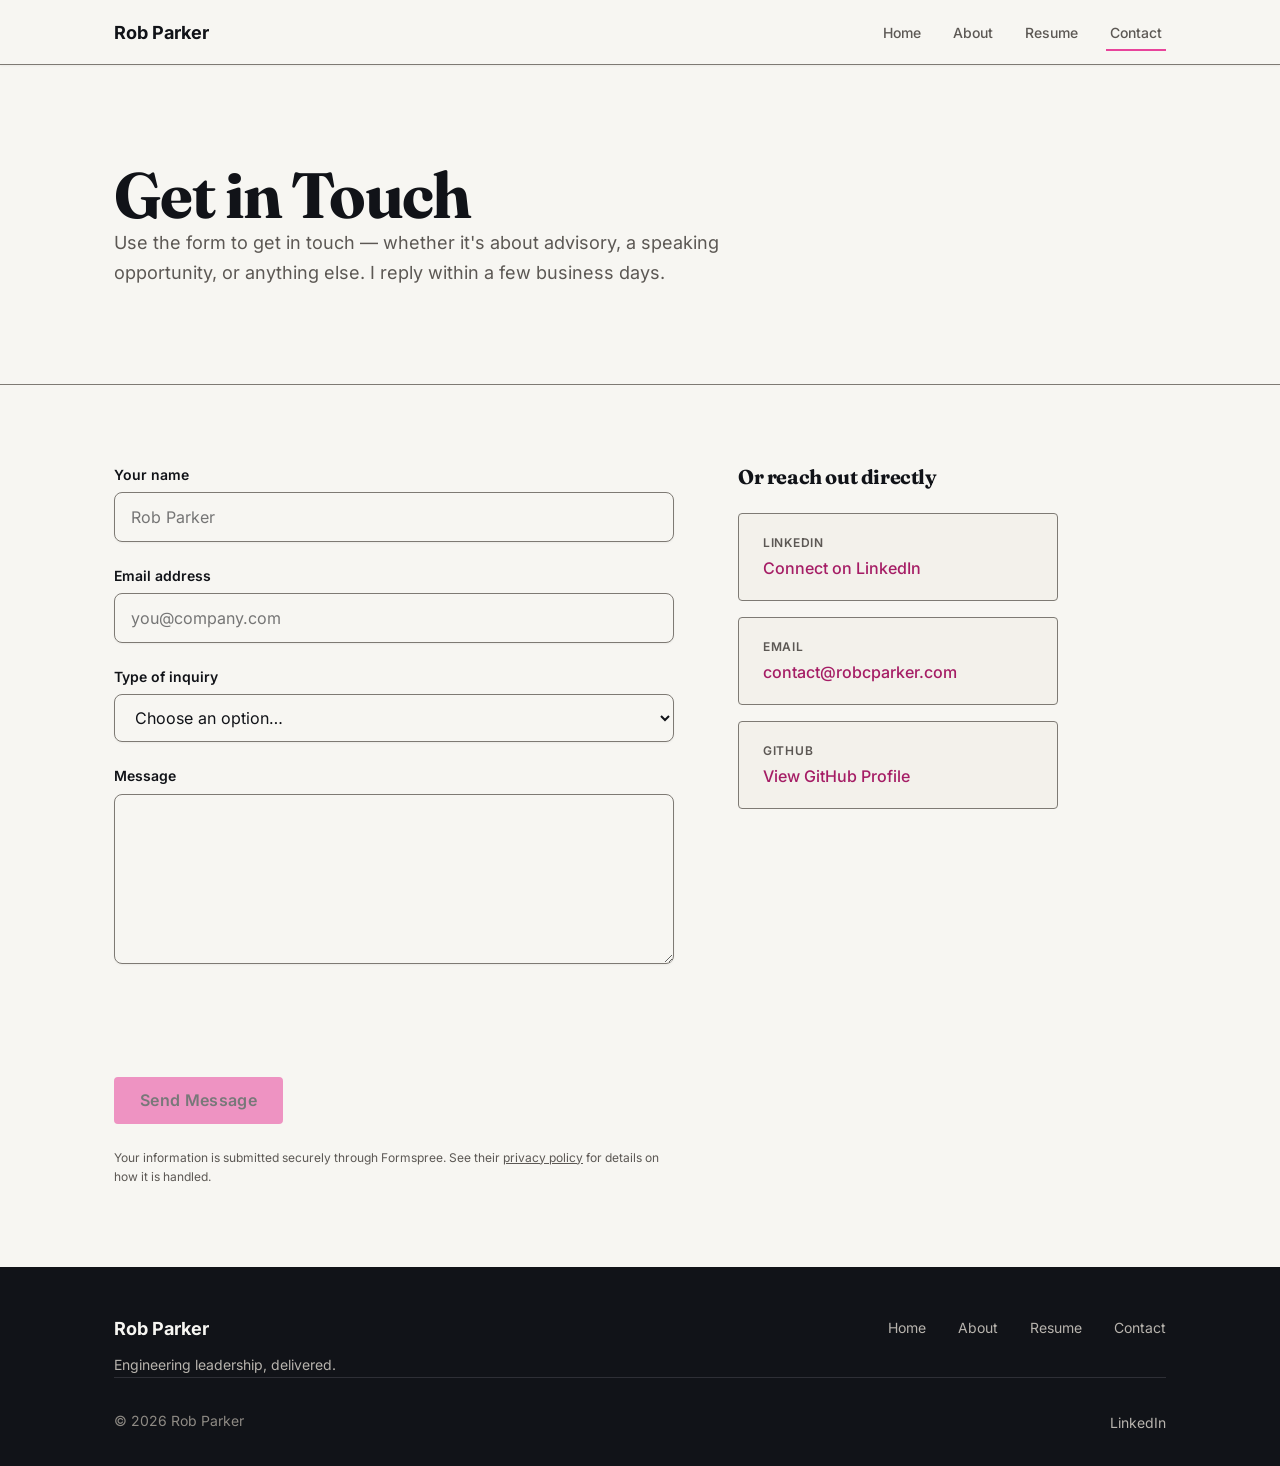
<file: contact.html>
<!DOCTYPE html>
<html lang="en">
<head>
    <meta charset="UTF-8">
    <meta name="viewport" content="width=device-width, initial-scale=1.0">

    <!-- SEO -->
    <title>Contact Rob Parker &mdash; Senior Engineering Executive, Atlanta</title>
    <meta name="description" content="Get in touch with Rob Parker — senior engineering executive in Atlanta. Replies within a few business days.">

    <!-- Referrer policy — limits referrer header data sent to third-party endpoints (SD-8) -->
    <meta name="referrer" content="strict-origin-when-cross-origin">

    <link rel="canonical" href="https://robcparker.com/contact">

    <!-- Open Graph -->
    <meta property="og:type" content="website">
    <!-- WHY: og:url must be absolute — relative paths aren't resolved by social crawlers. -->
    <meta property="og:url" content="https://robcparker.com/contact">
    <meta property="og:title" content="Contact Rob Parker &mdash; Senior Engineering Executive, Atlanta">
    <meta property="og:description" content="Get in touch with Rob Parker — senior engineering executive in Atlanta. Replies within a few business days.">
    <!-- WHY (SPEC-013 R3): branded 1200×630 OG card replaces the headshot reuse — squares crop badly as summary_large_image. -->
    <meta property="og:image" content="https://robcparker.com/images/og/og-card.png">
    <meta property="og:image:width" content="1200">
    <meta property="og:image:height" content="630">
    <meta property="og:image:alt" content="Rob Parker — Senior Engineering Executive, AI Platforms, Atlanta — 25+ Years">

    <!-- Twitter Card (SPEC-013 R4) -->
    <meta name="twitter:card" content="summary_large_image">
    <meta name="twitter:title" content="Contact Rob Parker &mdash; Senior Engineering Executive, Atlanta">
    <meta name="twitter:description" content="Get in touch with Rob Parker — senior engineering executive in Atlanta. Replies within a few business days.">
    <meta name="twitter:image" content="https://robcparker.com/images/og/og-card.png">
    <meta name="twitter:image:alt" content="Rob Parker — Senior Engineering Executive, AI Platforms, Atlanta — 25+ Years">

    <!-- WHY (SPEC-013 R5): Person schema disambiguates Rob from other Rob Parkers via sameAs LinkedIn signal.
         Block is byte-identical across all six pages (LinkedIn + GitHub signals); Person.url is the homepage canonical (not the per-page URL). -->
    <script type="application/ld+json">
    {
      "@context": "https://schema.org",
      "@type": "Person",
      "name": "Rob Parker",
      "jobTitle": "Senior Engineering Executive",
      "description": "Senior engineering executive with 25+ years of experience building AI-native platforms and scaling high-performing teams.",
      "image": "https://robcparker.com/images/rob-parker-headshot@2x.jpg",
      "url": "https://robcparker.com/",
      "address": {
        "@type": "PostalAddress",
        "addressLocality": "Atlanta",
        "addressRegion": "GA",
        "addressCountry": "US"
      },
      "alumniOf": [
        { "@type": "CollegeOrUniversity", "name": "Georgia Institute of Technology" },
        { "@type": "CollegeOrUniversity", "name": "Clemson University" }
      ],
      "sameAs": [
        "https://www.linkedin.com/in/robcparker/",
        "https://github.com/wizzbiff"
      ]
    }
    </script>

    <!-- WHY: noindex removed — this is now a real, fully-built page (SPEC-004 IG-12).
         The placeholder version had noindex to prevent thin content from being indexed. -->

    <link rel="icon" href="/favicon.ico" sizes="any">
    <link rel="icon" type="image/svg+xml" href="/favicon.svg">
    <link rel="apple-touch-icon" href="/apple-touch-icon.png">
    <link rel="mask-icon" href="/safari-pinned-tab.svg" color="#111318">
    <link rel="manifest" href="/site.webmanifest">
    <meta name="theme-color" content="#111318">

    <link rel="preload" href="/fonts/inter-variable.woff2" as="font" type="font/woff2" crossorigin>

    <link rel="stylesheet" href="css/style.css">
</head>
<body>

    <!-- Skip to main content — accessibility -->
    <a href="#main-content" class="skip-link">Skip to main content</a>

    <header class="site-header">
        <div class="container">
            <nav class="nav-inner" aria-label="Main navigation">
                <a href="index.html" class="nav-logo" aria-label="Rob Parker — home">Rob Parker</a>

                <button
                    class="nav-toggle"
                    aria-expanded="false"
                    aria-controls="nav-links"
                    aria-label="Toggle navigation menu"
                >
                    <span class="nav-toggle-icon" aria-hidden="true">
                        <span></span>
                        <span></span>
                        <span></span>
                    </span>
                </button>

                <!-- WHY: role="list" restores list semantics that Safari/VoiceOver
                     strips when list-style:none is applied -->
                <ul class="nav-links" id="nav-links" role="list">
                    <li><a href="index.html">Home</a></li>
                    <li><a href="about.html">About</a></li>
                    <li><a href="resume.html">Resume</a></li>
                    <li><a href="contact.html">Contact</a></li>
                </ul>
            </nav>
        </div>
    </header>

    <main id="main-content">

        <!-- ================================================================
             SECTION 1: HERO / PAGE INTRO
             ================================================================ -->
        <section class="hero contact-page-hero" aria-labelledby="contact-heading">
            <div class="container">
                <div class="hero-content">
                    <h1 id="contact-heading">Get in Touch</h1>
                    <p class="hero-subheadline">Use the form to get in touch — whether it's about advisory, a speaking opportunity, or anything else. I reply within a few business days.</p>
                </div>
            </div>
        </section>

        <!-- ================================================================
             SECTION 2: CONTACT FORM + ALTERNATE CHANNELS
             ================================================================ -->
        <section class="section contact-page" aria-labelledby="form-section-label">
            <!-- WHY: visually-hidden heading gives the section a meaningful label for
                 screen reader navigation without adding a visible H2 above the form
                 (the hero H1 already frames the page purpose adequately). -->
            <h2 id="form-section-label" class="visually-hidden">Contact form</h2>
            <div class="container">
                <div class="contact-layout">

                    <!-- Form column -->
                    <div class="contact-form-column">

                        <!-- WHY (IG-4): aria-live region must exist at page-load (empty), not
                             injected on submit, so the browser registers it as a live region
                             before any updates land in it. Placed ABOVE the form so screen
                             readers encounter it before the form fields on re-read. -->
                        <!-- WHY: role="status" implies aria-live="polite" — keeping both causes
                             some screen readers to double-announce. The explicit aria-live
                             attribute is removed; role="status" alone is sufficient (S-2). -->
                        <div id="form-status" class="form-status" role="status"></div>

                        <form
                            class="contact-form"
                            method="POST"
                            action="https://formspree.io/f/mvzdrbnk"
                            novalidate
                        >
                            <!-- Hidden subject line for Formspree email threading -->
                            <input type="hidden" name="_subject" value="New contact from robcparker.com">

                            <!-- Name field -->
                            <div class="form-field">
                                <label class="form-label" for="name">Your name</label>
                                <input
                                    class="form-input"
                                    type="text"
                                    id="name"
                                    name="name"
                                    required
                                    autocomplete="name"
                                    placeholder="Rob Parker"
                                    aria-describedby="name-error"
                                >
                                <span id="name-error" class="form-error" hidden></span>
                            </div>

                            <!-- Email field -->
                            <div class="form-field">
                                <label class="form-label" for="email">Email address</label>
                                <input
                                    class="form-input"
                                    type="email"
                                    id="email"
                                    name="email"
                                    required
                                    autocomplete="email"
                                    placeholder="you@company.com"
                                    aria-describedby="email-error"
                                >
                                <span id="email-error" class="form-error" hidden></span>
                            </div>

                            <!-- Intent field (SPEC-014 R1) -->
                            <div class="form-field">
                                <label class="form-label" for="intent">Type of inquiry</label>
                                <select
                                    class="form-select"
                                    id="intent"
                                    name="intent"
                                    required
                                    aria-describedby="intent-error"
                                >
                                    <option value="" disabled selected>Choose an option&hellip;</option>
                                    <option value="hiring">Hiring opportunity</option>
                                    <option value="advisory">Advisory inquiry</option>
                                    <option value="networking">Networking</option>
                                    <option value="press_or_speaking">Press or speaking</option>
                                    <option value="other">Other</option>
                                </select>
                                <span id="intent-error" class="form-error" hidden></span>
                            </div>

                            <!-- Message field -->
                            <div class="form-field">
                                <label class="form-label" for="message">Message</label>
                                <textarea
                                    class="form-textarea"
                                    id="message"
                                    name="message"
                                    required
                                    rows="6"
                                    minlength="10"
                                    aria-describedby="message-error"
                                ></textarea>
                                <span id="message-error" class="form-error" hidden></span>
                            </div>

                            <!-- Honeypot — off-screen, invisible to real users, visible to bots (IG-7)
                                 WHY: position:absolute off-screen (not display:none or visibility:hidden)
                                 because naive bots skip fields they detect as hidden via display/visibility.
                                 tabindex="-1" and aria-hidden="true" keep it out of keyboard and AT flow. -->
                            <div class="honeypot-field" aria-hidden="true">
                                <input
                                    type="text"
                                    name="_gotcha"
                                    tabindex="-1"
                                    autocomplete="off"
                                    aria-hidden="true"
                                >
                            </div>

                            <!-- Cloudflare Turnstile widget (IG-5)
                                 WHY: data-sitekey placeholder will be replaced before deploy.
                                 Callbacks are registered as window functions in main.js so Turnstile
                                 can call them by name from the data-callback attributes. -->
                            <div
                                class="cf-turnstile turnstile-slot"
                                data-sitekey="0x4AAAAAAC_i2Ps6sJsYDeL2"
                                data-callback="onTurnstileSuccess"
                                data-expired-callback="onTurnstileExpired"
                                data-error-callback="onTurnstileError"
                            ></div>

                            <!-- WHY (IG-8): Submit disabled by default — enabled only after Turnstile
                                 issues a valid token via onTurnstileSuccess callback. Prevents
                                 submissions with no token reaching Formspree at all. -->
                            <button type="submit" class="btn btn-primary contact-submit-btn" disabled>
                                Send Message
                            </button>

                            <!-- Privacy note (C-2 / GDPR Art. 13/14 — PEN-1) -->
                            <p class="form-privacy-note">Your information is submitted securely through Formspree. See their <a href="https://formspree.io/legal/privacy-policy/" target="_blank" rel="noopener noreferrer">privacy policy</a> for details on how it is handled.</p>

                        </form>
                    </div>

                    <!-- Alternate channels column -->
                    <aside class="alt-channels" aria-labelledby="alt-channels-heading">
                        <h2 id="alt-channels-heading" class="alt-channels-heading">Or reach out directly</h2>

                        <ul class="alt-channels-list" role="list">
                            <li class="alt-channel-item">
                                <span class="alt-channel-label">LinkedIn</span>
                                <a
                                    href="https://www.linkedin.com/in/robcparker/"
                                    target="_blank"
                                    rel="noopener noreferrer"
                                    aria-label="Connect with Rob Parker on LinkedIn (opens in a new tab)"
                                    class="alt-channel-link"
                                >Connect on LinkedIn</a>
                            </li>

                            <!-- Email item — JS decoded from data attributes (AG-4 / PEN-4 / IG-13 amended)
                                 WHY: Assembling the address client-side from split parts cuts ~70% of naive
                                 harvesters. No-JS users see the fallback span — they can still use the form
                                 or the LinkedIn link above. textContent assignment in JS prevents XSS. -->
                            <li class="alt-channel-item">
                                <span class="alt-channel-label">Email</span>
                                <span
                                    class="alt-channel-email-container"
                                    data-user="contact"
                                    data-domain="robcparker.com"
                                ><span class="alt-channel-email-fallback">Contact via the form above</span></span>
                            </li>

                            <li class="alt-channel-item">
                                <span class="alt-channel-label">GitHub</span>
                                <a
                                    href="https://github.com/wizzbiff"
                                    target="_blank"
                                    rel="noopener noreferrer"
                                    aria-label="View Rob Parker's GitHub profile (opens in a new tab)"
                                    class="alt-channel-link"
                                >View GitHub Profile</a>
                            </li>
                        </ul>
                    </aside>

                </div>
            </div>
        </section>

    </main>

    <footer class="site-footer">
        <div class="container">
            <div class="footer-inner">
                <div class="footer-brand">
                    <a href="index.html" class="footer-logo">Rob Parker</a>
                    <p class="footer-tagline">Engineering leadership, delivered.</p>
                </div>

                <nav aria-label="Footer navigation">
                    <ul class="footer-nav" role="list">
                        <li><a href="index.html">Home</a></li>
                        <li><a href="about.html">About</a></li>
                        <li><a href="resume.html">Resume</a></li>
                        <li><a href="contact.html">Contact</a></li>
                    </ul>
                </nav>
            </div>

            <div class="footer-bottom">
                <p class="footer-copyright">&copy; 2026 Rob Parker</p>
                <div class="footer-social">
                    <a
                        href="https://www.linkedin.com/in/robcparker/"
                        target="_blank"
                        rel="noopener noreferrer"
                        aria-label="Rob Parker on LinkedIn (opens in a new tab)"
                    >LinkedIn</a>
                </div>
            </div>
        </div>
    </footer>

    <!-- Cloudflare Turnstile — contact page only; not in shared chrome (IG-6) -->
    <script src="https://challenges.cloudflare.com/turnstile/v0/api.js" async defer></script>

    <!-- WHY: defer used instead of async — defer preserves execution order
         and fires after DOM is parsed, which is what DOMContentLoaded listeners need. -->
    <script src="js/main.js" defer></script>
</body>
</html>
</file>
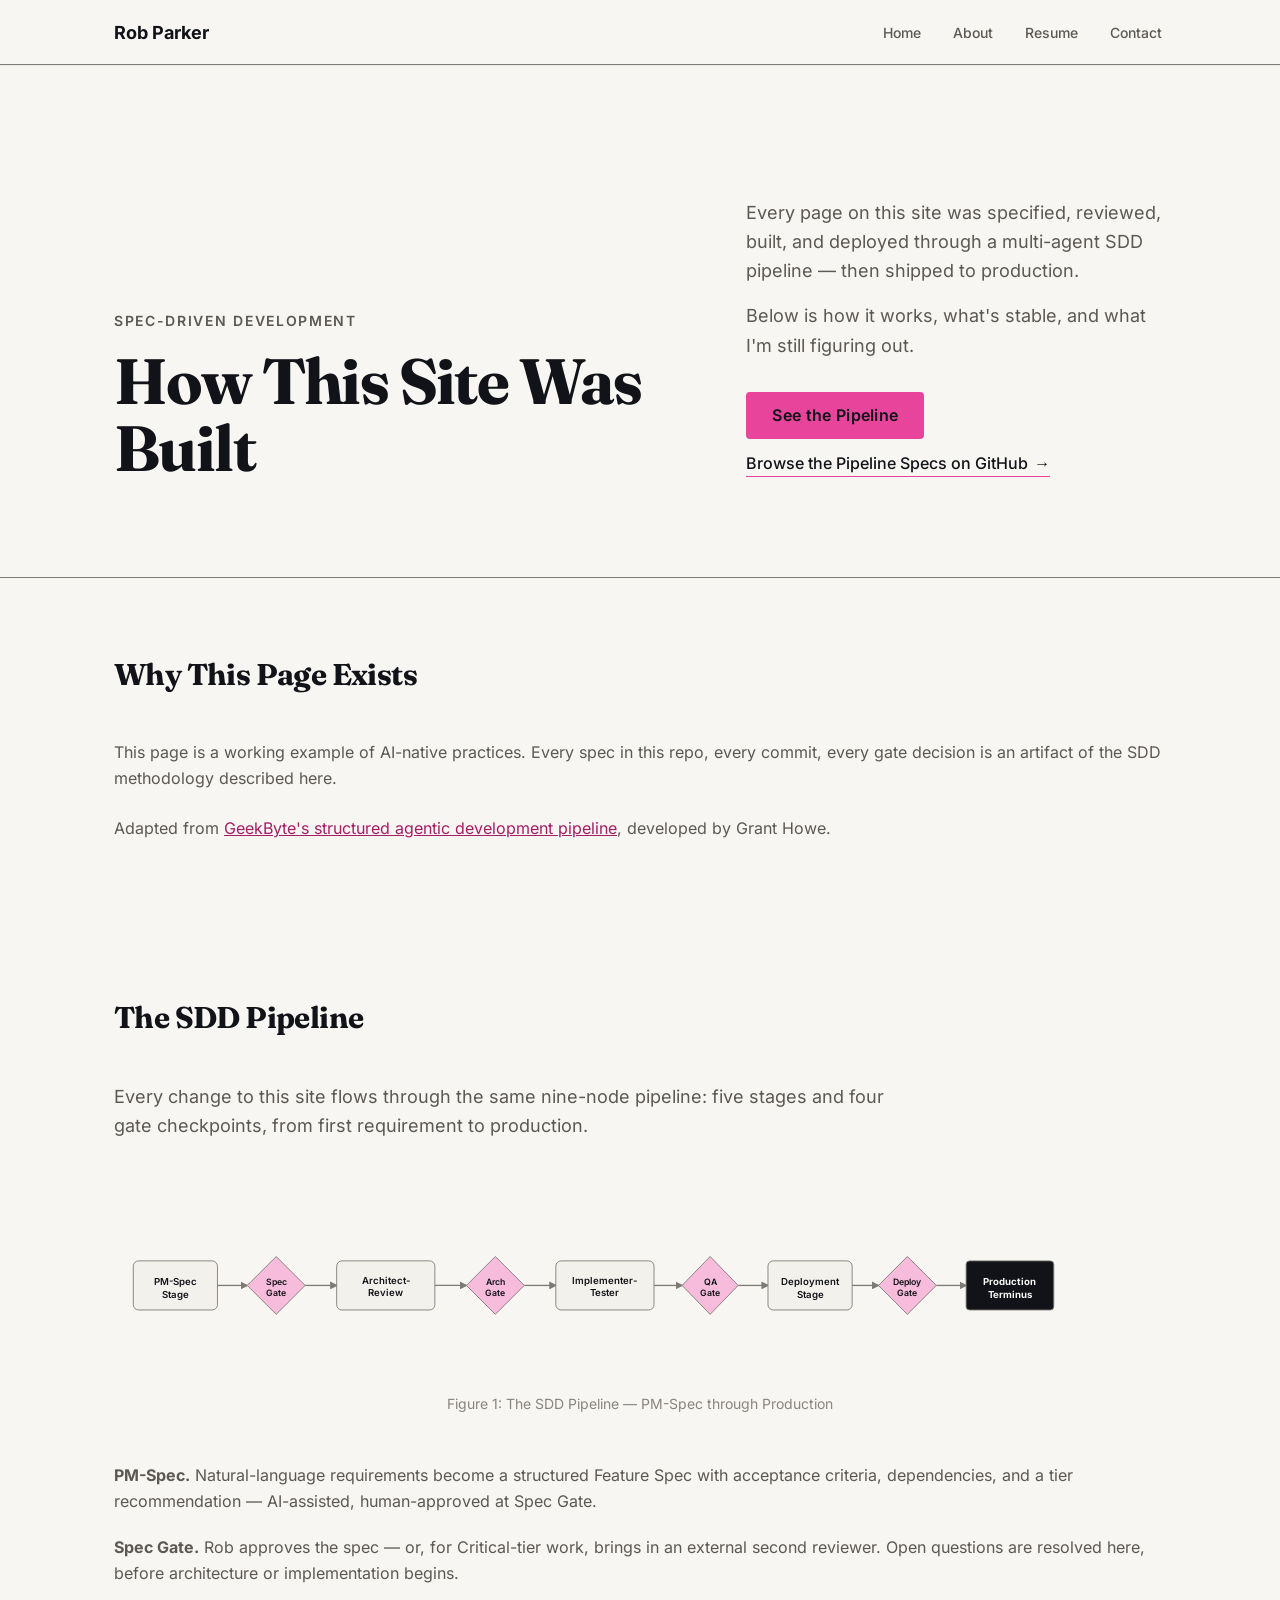
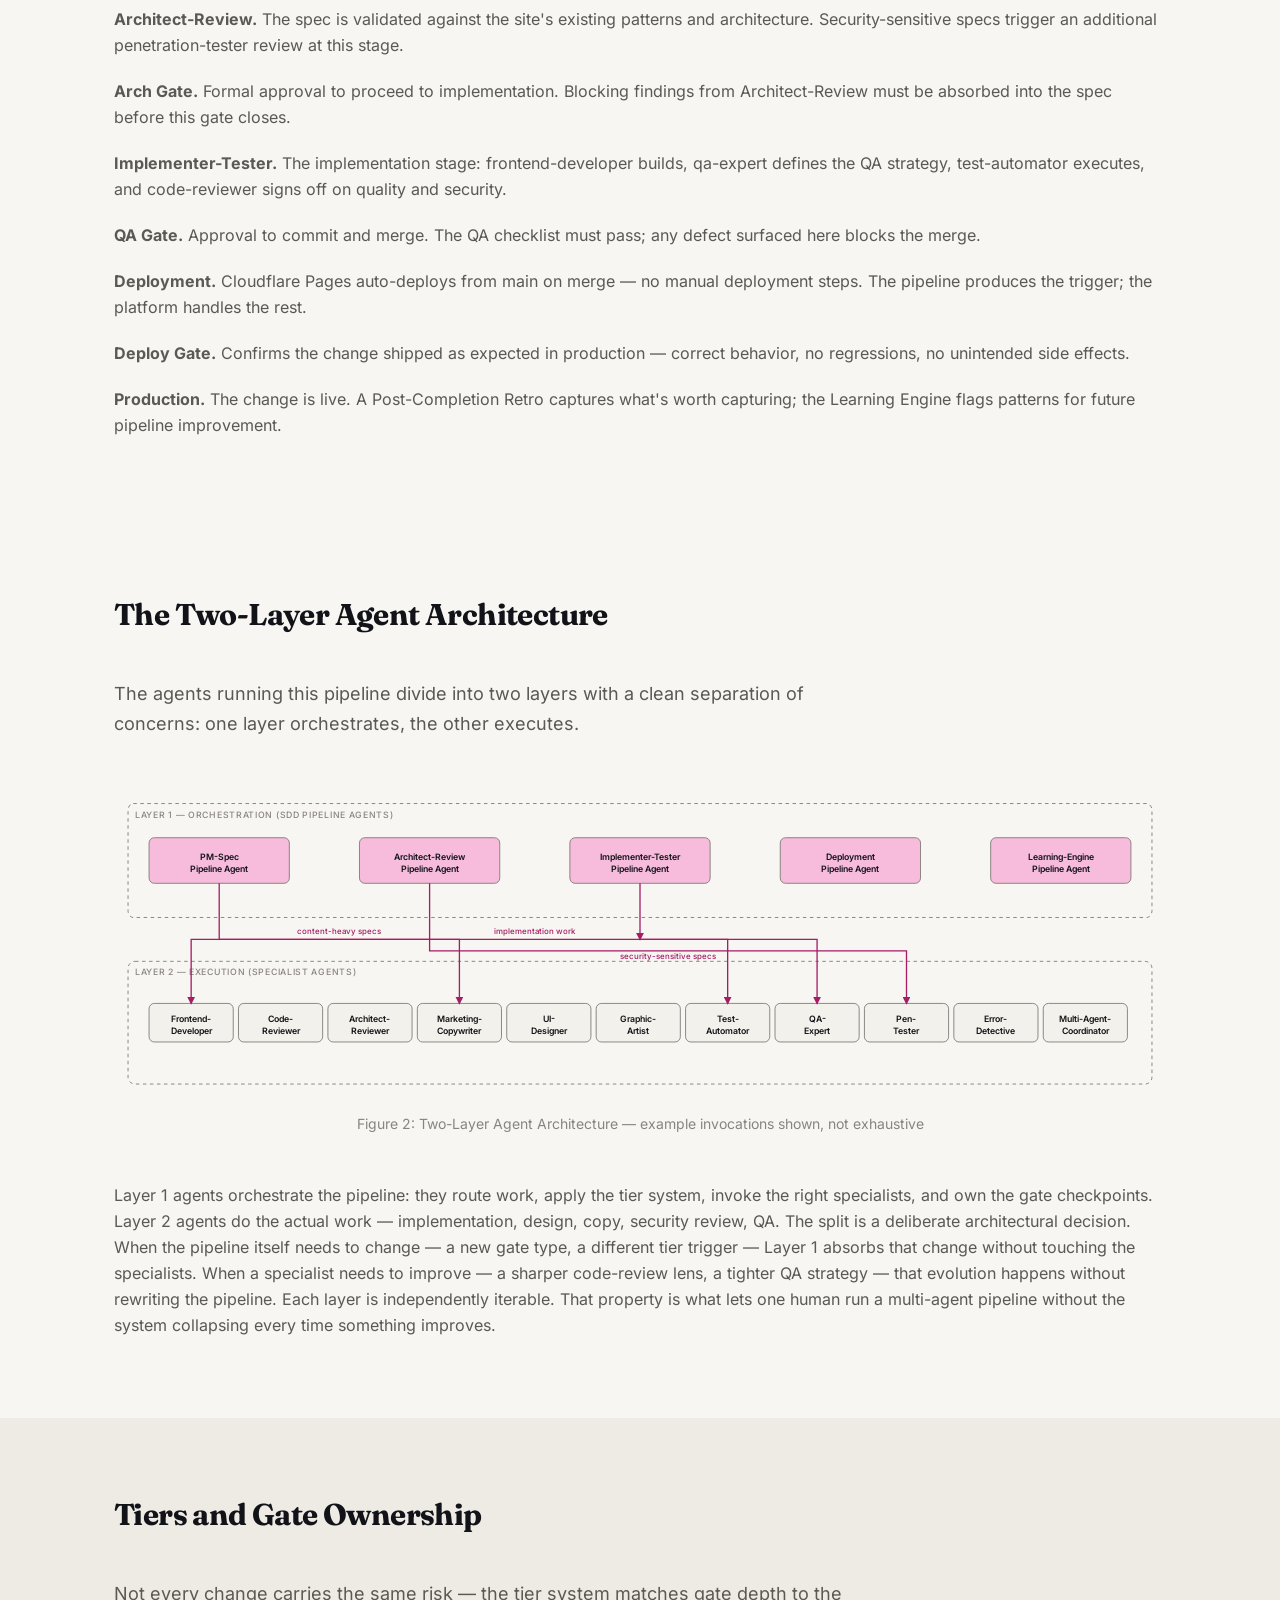
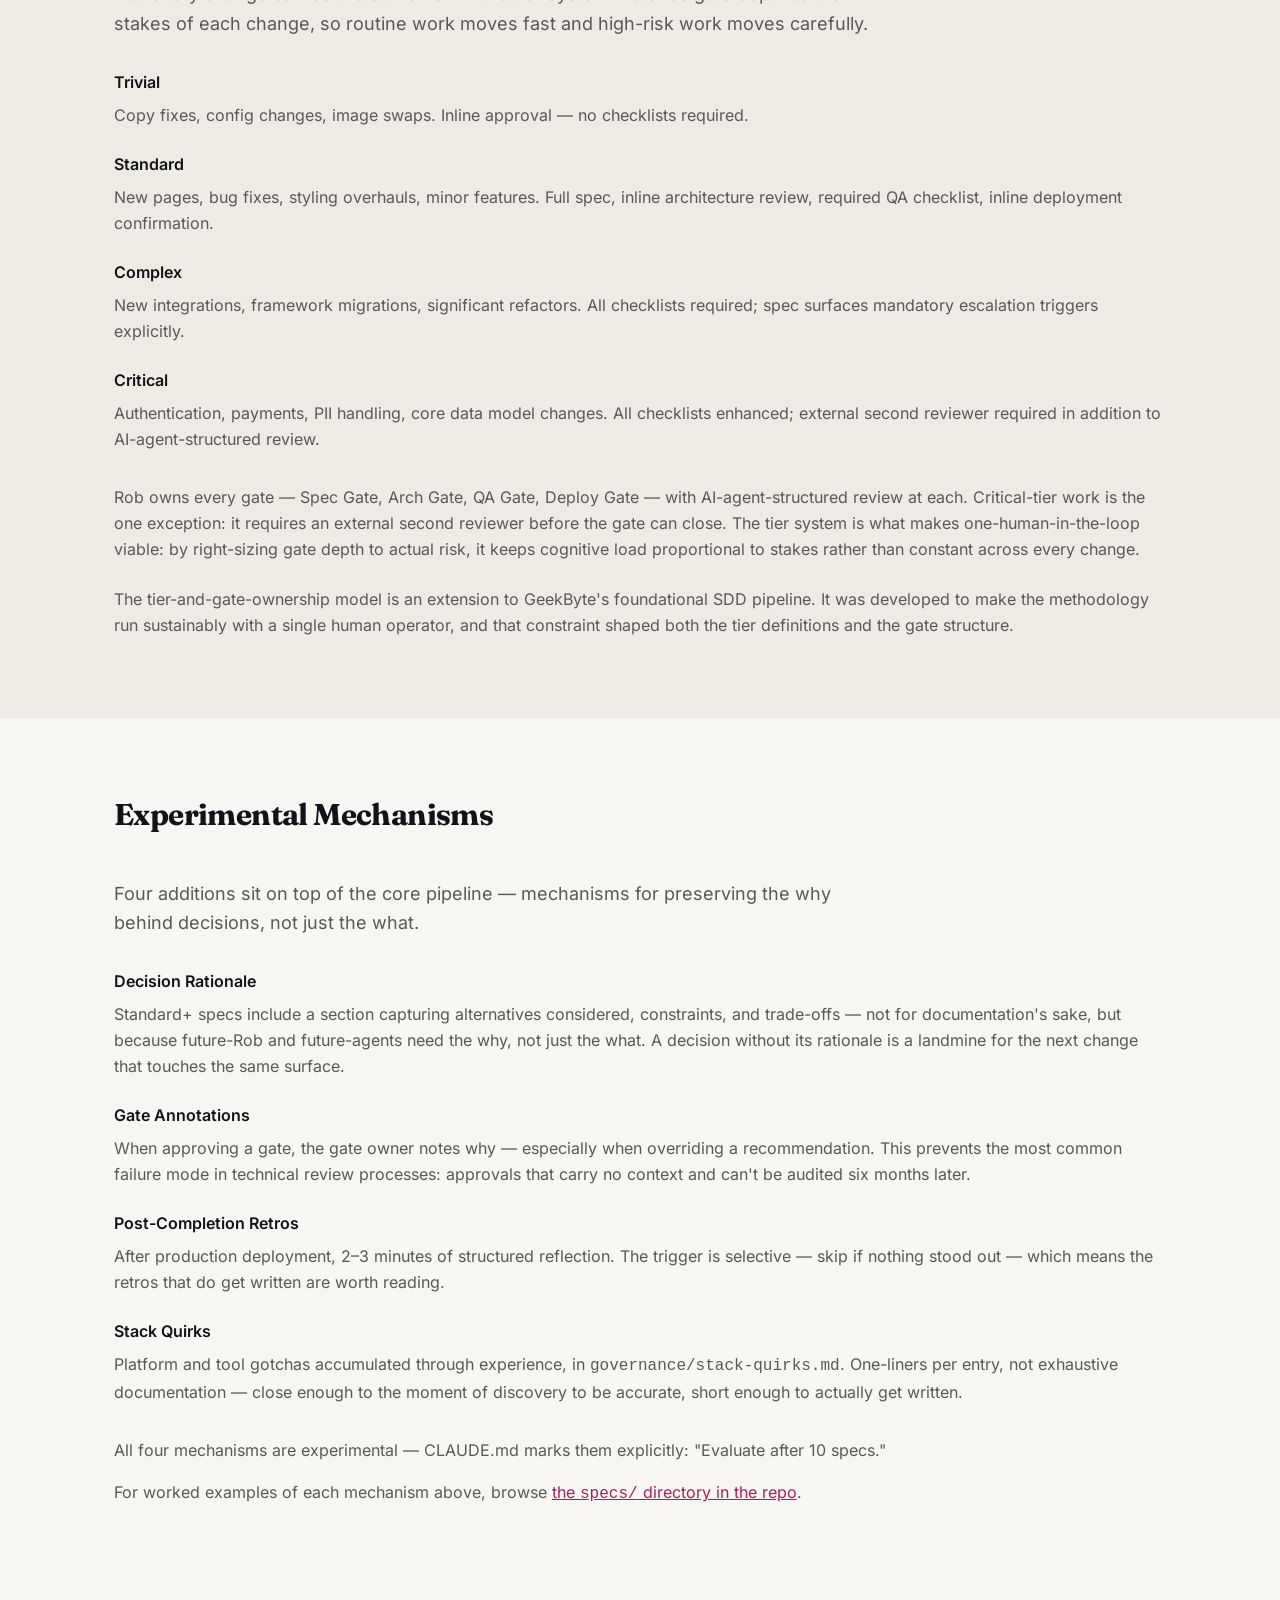
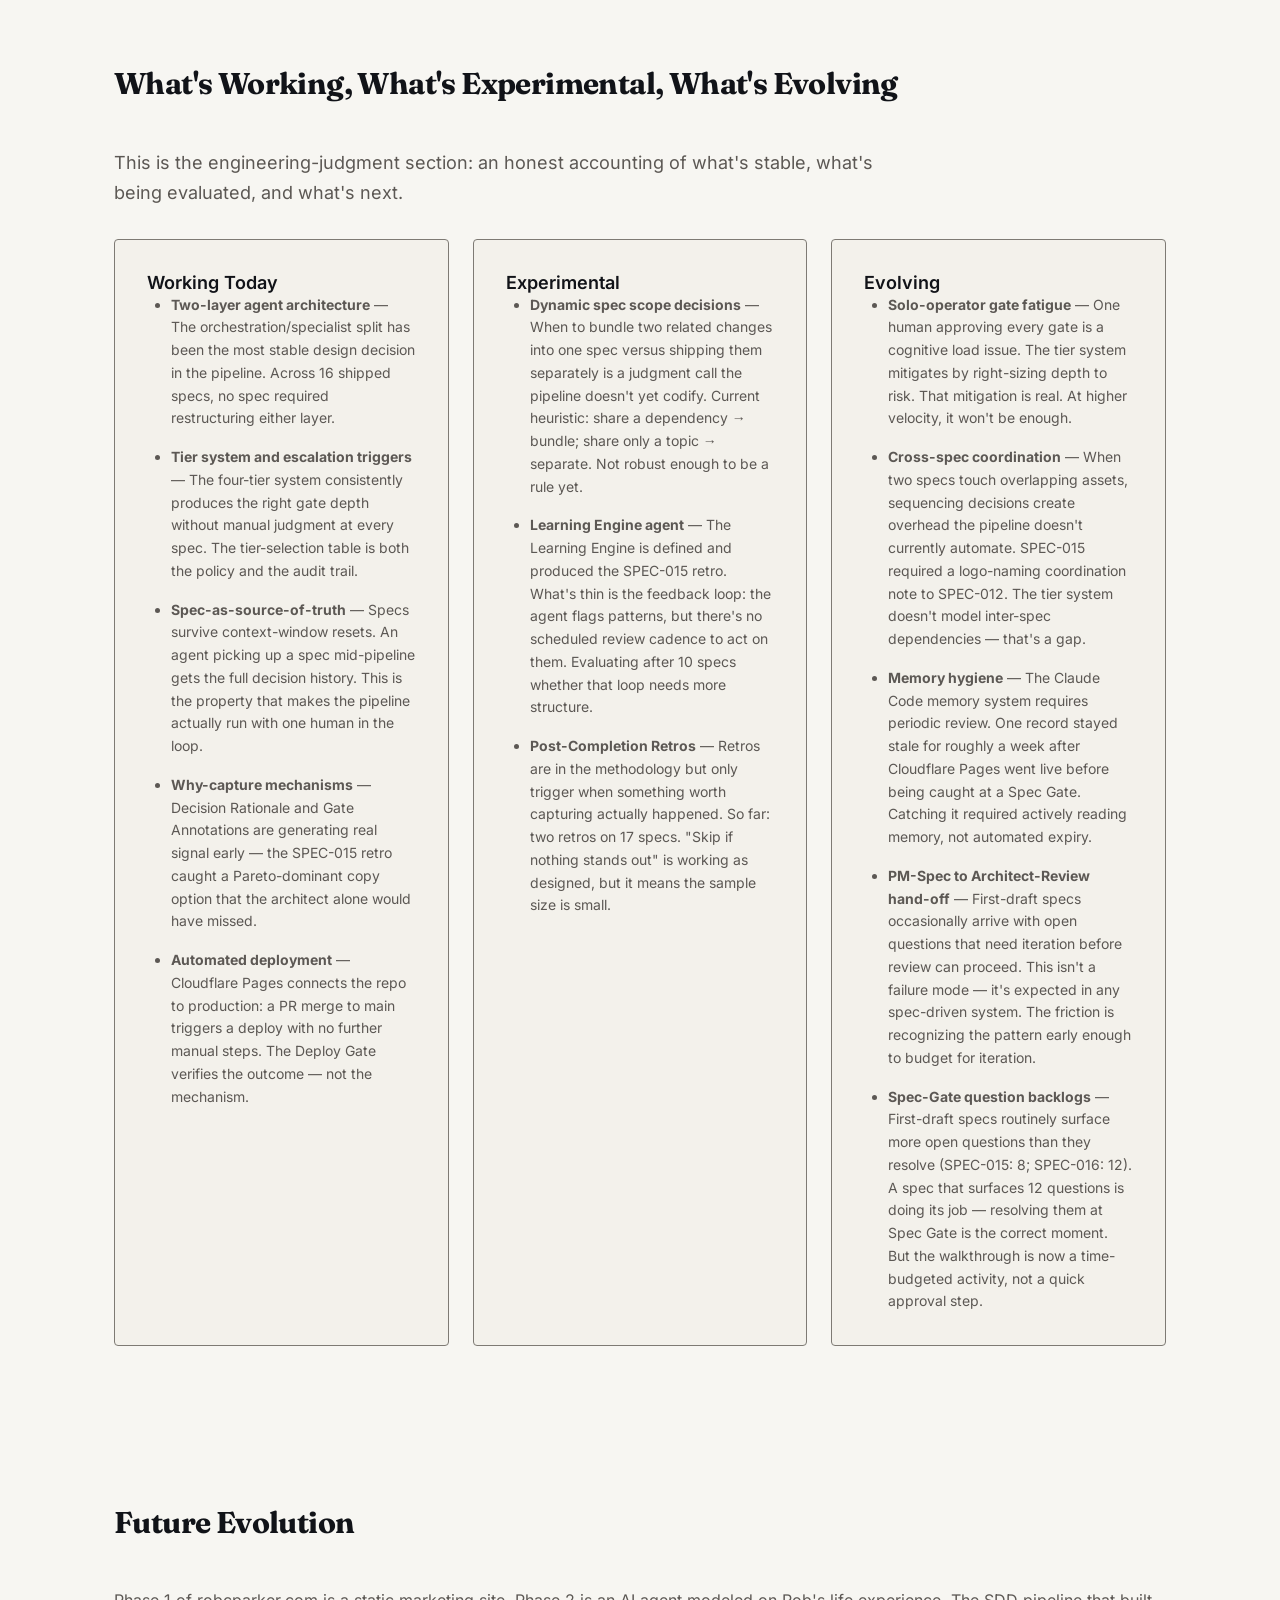
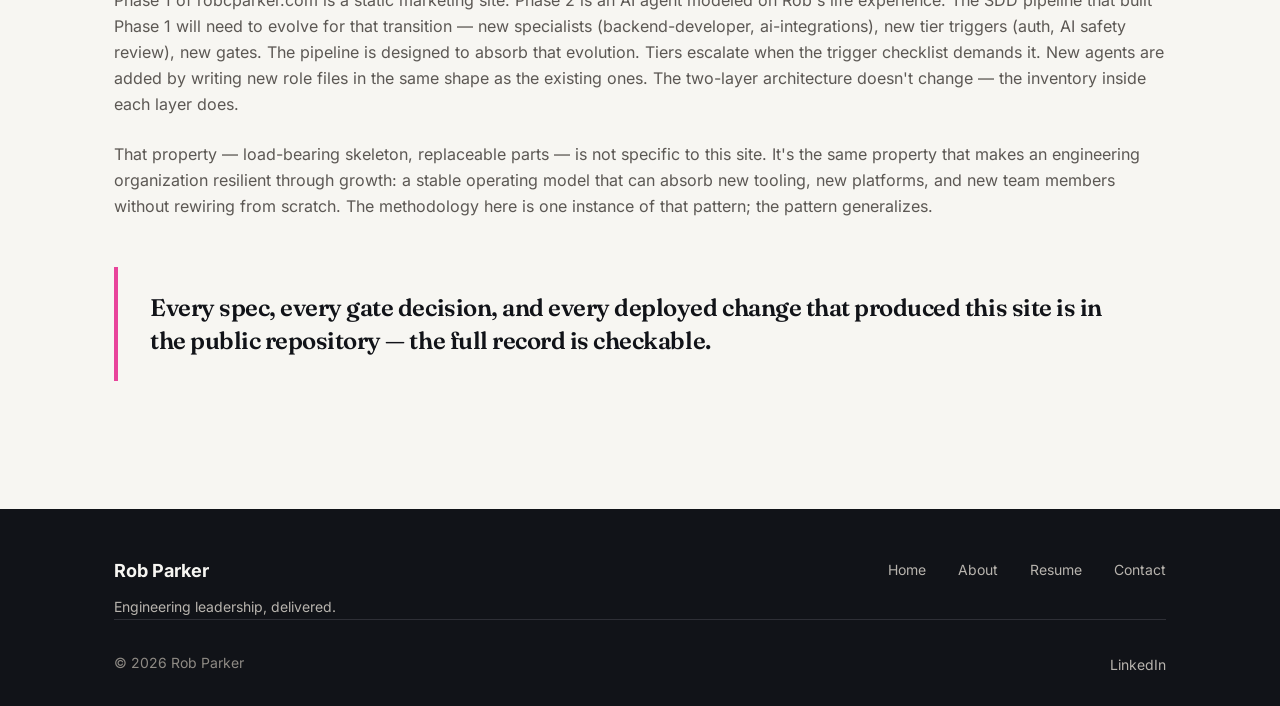
<file: how-this-site-was-built.html>
<!DOCTYPE html>
<html lang="en">
<head>
    <meta charset="UTF-8">
    <meta name="viewport" content="width=device-width, initial-scale=1.0">

    <!-- SEO -->
    <title>How This Site Was Built — Rob Parker</title>
    <meta name="description" content="robcparker.com is built on a Spec-Driven Development pipeline of Claude Code agents — two-layer architecture, gate system, and honest notes on what's rough.">

    <link rel="canonical" href="https://robcparker.com/how-this-site-was-built">

    <!-- Open Graph -->
    <meta property="og:type" content="website">
    <meta property="og:url" content="https://robcparker.com/how-this-site-was-built">
    <meta property="og:title" content="How This Site Was Built — Rob Parker">
    <meta property="og:description" content="robcparker.com is built on a Spec-Driven Development pipeline of Claude Code agents — two-layer architecture, gate system, and honest notes on what's rough.">
    <meta property="og:image" content="https://robcparker.com/images/og/og-card-how-this-site-was-built.png">
    <meta property="og:image:width" content="1200">
    <meta property="og:image:height" content="630">
    <meta property="og:image:alt" content="Rob Parker — How This Site Was Built — SDD Pipeline, Two-Layer Agent Architecture">

    <!-- Twitter Card (SPEC-013 R4) -->
    <meta name="twitter:card" content="summary_large_image">
    <meta name="twitter:title" content="How This Site Was Built — Rob Parker">
    <meta name="twitter:description" content="robcparker.com is built on a Spec-Driven Development pipeline of Claude Code agents — two-layer architecture, gate system, and honest notes on what's rough.">
    <meta name="twitter:image" content="https://robcparker.com/images/og/og-card-how-this-site-was-built.png">
    <meta name="twitter:image:alt" content="Rob Parker — How This Site Was Built — SDD Pipeline, Two-Layer Agent Architecture">

    <!-- WHY (SPEC-013 R5): Person schema disambiguates Rob from other Rob Parkers via sameAs LinkedIn signal.
         Block is byte-identical across all six pages (LinkedIn + GitHub signals); Person.url is the homepage canonical (not the per-page URL). -->
    <script type="application/ld+json">
    {
      "@context": "https://schema.org",
      "@type": "Person",
      "name": "Rob Parker",
      "jobTitle": "Senior Engineering Executive",
      "description": "Senior engineering executive with 25+ years of experience building AI-native platforms and scaling high-performing teams.",
      "image": "https://robcparker.com/images/rob-parker-headshot@2x.jpg",
      "url": "https://robcparker.com/",
      "address": {
        "@type": "PostalAddress",
        "addressLocality": "Atlanta",
        "addressRegion": "GA",
        "addressCountry": "US"
      },
      "alumniOf": [
        { "@type": "CollegeOrUniversity", "name": "Georgia Institute of Technology" },
        { "@type": "CollegeOrUniversity", "name": "Clemson University" }
      ],
      "sameAs": [
        "https://www.linkedin.com/in/robcparker/",
        "https://github.com/wizzbiff"
      ]
    }
    </script>

    <link rel="icon" href="/favicon.ico" sizes="any">
    <link rel="icon" type="image/svg+xml" href="/favicon.svg">
    <link rel="apple-touch-icon" href="/apple-touch-icon.png">
    <link rel="mask-icon" href="/safari-pinned-tab.svg" color="#111318">
    <link rel="manifest" href="/site.webmanifest">
    <meta name="theme-color" content="#111318">

    <!-- Preload body font (Inter). WHY: crossorigin required even for same-origin or the
         preload is discarded (IG-12). Fraunces intentionally not preloaded — display-only,
         font-display:swap handles FOUT acceptably. -->
    <link rel="preload" href="/fonts/inter-variable.woff2" as="font" type="font/woff2" crossorigin>

    <link rel="stylesheet" href="css/style.css">
</head>
<body>

    <!-- Skip to main content — accessibility -->
    <a href="#main-content" class="skip-link">Skip to main content</a>

    <!-- ================================================================
         HEADER / NAVIGATION
         ================================================================ -->
    <header class="site-header">
        <div class="container">
            <nav class="nav-inner" aria-label="Main navigation">
                <a href="index.html" class="nav-logo" aria-label="Rob Parker — home">Rob Parker</a>

                <!-- Hamburger toggle — hidden in CSS until .js-enabled is set by JS (IG-4) -->
                <button
                    class="nav-toggle"
                    aria-expanded="false"
                    aria-controls="nav-links"
                    aria-label="Toggle navigation menu"
                >
                    <span class="nav-toggle-icon" aria-hidden="true">
                        <span></span>
                        <span></span>
                        <span></span>
                    </span>
                </button>

                <!-- WHY: role="list" restores list semantics that Safari/VoiceOver
                     strips when list-style:none is applied -->
                <ul class="nav-links" id="nav-links" role="list">
                    <li><a href="index.html">Home</a></li>
                    <li><a href="about.html">About</a></li>
                    <li><a href="resume.html">Resume</a></li>
                    <li><a href="contact.html">Contact</a></li>
                </ul>
            </nav>
        </div>
    </header>

    <!-- ================================================================
         MAIN CONTENT
         ================================================================ -->
    <main id="main-content">

        <!-- ================================================================
             SECTION 1: HERO
             ================================================================ -->
        <section class="hero" aria-labelledby="hero-headline">
            <div class="container">
                <div class="hero-grid">
                    <div class="hero-headline-col">
                        <span class="hero-eyebrow">Spec-Driven Development</span>
                        <h1 id="hero-headline">How This Site Was Built</h1>
                    </div>
                    <div class="hero-copy-col">
                        <div class="hero-subheadline">
                            <p>Every page on this site was specified, reviewed, built, and deployed through a multi-agent SDD pipeline — then shipped to production.</p>
                            <p style="margin-top: var(--space-4);">Below is how it works, what's stable, and what I'm still figuring out.</p>
                        </div>
                        <div class="hero-cta-stack">
                            <a href="#pipeline" class="btn btn-primary">See the Pipeline</a>
                            <a
                                href="https://github.com/wizzbiff/robcparkerdotcom"
                                target="_blank"
                                rel="noopener noreferrer"
                                aria-label="Browse the Pipeline Specs on GitHub (opens in new tab)"
                                class="btn-textlink"
                            >Browse the Pipeline Specs on GitHub <span class="arrow" aria-hidden="true">→</span></a>
                        </div>
                    </div>
                </div>
            </div>
        </section>

        <!-- ================================================================
             SECTION 2: WHY THIS PAGE EXISTS
             ================================================================ -->
        <section class="section" id="why" aria-labelledby="why-heading">
            <div class="container">
                <div class="section-header">
                    <h2 id="why-heading">Why This Page Exists</h2>
                </div>
                <p>This page is a working example of AI-native practices. Every spec in this repo, every commit, every gate decision is an artifact of the SDD methodology described here.</p>
                <p style="margin-top: var(--space-6);">Adapted from <a href="https://www.geekbyte.biz/sdd/dashboard" target="_blank" rel="noopener noreferrer" aria-label="GeekByte's structured agentic development pipeline (opens in new tab)">GeekByte's structured agentic development pipeline</a>, developed by Grant Howe.</p>
            </div>
        </section>

        <!-- ================================================================
             SECTION 3: THE SDD PIPELINE
             ================================================================ -->
        <!-- WHY: id="pipeline" is on the <section> element, not the <h2>, so that
             the hero "See the Pipeline" anchor link (#pipeline) scrolls to the top
             of the section with its heading visible — anchor-target convention. -->
        <section class="section" id="pipeline" aria-labelledby="pipeline-heading">
            <div class="container">
                <div class="section-header">
                    <h2 id="pipeline-heading">The SDD Pipeline</h2>
                </div>
                <p class="sdd-section-intro">Every change to this site flows through the same nine-node pipeline: five stages and four gate checkpoints, from first requirement to production.</p>

                <!-- SPEC-016 graphic-artist SVG diagrams — embedded inline per R4 / Q4.
                     CSS custom property fills resolve from document root. -->
                <div class="diagram-wrapper">

                    <!-- DESKTOP VARIANT — horizontal flow, viewBox 1200×220 -->
                    <figure class="diagram-figure diagram-desktop">
                        <svg
                            class="diagram-desktop"
                            viewBox="0 0 1200 220"
                            xmlns="http://www.w3.org/2000/svg"
                            role="img"
                            aria-labelledby="pipeline-diagram-desktop-title pipeline-diagram-desktop-desc"
                            focusable="false"
                            style="width: 100%; height: auto;"
                        >
                            <title id="pipeline-diagram-desktop-title">SDD Pipeline — 9-node flow</title>
                            <desc id="pipeline-diagram-desktop-desc">
                                A horizontal flow diagram of the Spec-Driven Development pipeline containing
                                9 nodes: PM-Spec stage, Spec Gate decision point, Architect-Review stage,
                                Arch Gate decision point, Implementer-Tester stage, QA Gate decision point,
                                Deployment stage, Deploy Gate decision point, and Production terminus.
                                Stages are shown as rounded rectangles; gates as diamonds;
                                Production as a filled charcoal rectangle. Arrows connect nodes left to right.
                            </desc>

                            <style>
                                .node-stage    { fill: var(--color-surface-elevated); stroke: var(--color-border-hairline); stroke-width: 1; }
                                .node-gate     { fill: var(--color-magenta-muted);    stroke: var(--color-border-hairline); stroke-width: 1; }
                                .node-terminal { fill: var(--color-charcoal);         stroke: var(--color-border-hairline); stroke-width: 1; }
                                .label-stage   { fill: var(--color-text-primary);  font-family: var(--font-family-base, "Inter", sans-serif); font-size: 11px; font-weight: 600; text-anchor: middle; dominant-baseline: middle; }
                                .label-gate    { fill: var(--color-charcoal);      font-family: var(--font-family-base, "Inter", sans-serif); font-size: 10px; font-weight: 600; text-anchor: middle; dominant-baseline: middle; }
                                .label-terminal{ fill: var(--color-text-on-dark);  font-family: var(--font-family-base, "Inter", sans-serif); font-size: 11px; font-weight: 700; text-anchor: middle; dominant-baseline: middle; }
                                .arrow         { stroke: var(--color-border-hairline); stroke-width: 1.5; fill: none; marker-end: url(#arrowhead-desktop); }
                            </style>

                            <defs>
                                <marker id="arrowhead-desktop" markerWidth="6" markerHeight="6" refX="5" refY="3" orient="auto">
                                    <path d="M0,0 L0,6 L6,3 z" fill="var(--color-border-hairline)" />
                                </marker>
                            </defs>

                            <!-- Node 1: PM-Spec (stage) -->
                            <rect class="node-stage" x="22" y="82" width="96" height="56" rx="6" ry="6" />
                            <text class="label-stage" x="70" y="107">PM-Spec</text>
                            <text class="label-stage" x="70" y="121" font-size="9" font-weight="400" fill="var(--color-text-primary)" text-anchor="middle">Stage</text>

                            <!-- Arrow 1→2 -->
                            <line class="arrow" x1="118" y1="110" x2="152" y2="110" />

                            <!-- Node 2: Spec Gate (diamond) -->
                            <polygon class="node-gate" points="185,77 218,110 185,143 152,110" />
                            <text class="label-gate" x="185" y="107">Spec</text>
                            <text class="label-gate" x="185" y="119">Gate</text>

                            <!-- Arrow 2→3 -->
                            <line class="arrow" x1="218" y1="110" x2="254" y2="110" />

                            <!-- Node 3: Architect-Review (stage) -->
                            <rect class="node-stage" x="254" y="82" width="112" height="56" rx="6" ry="6" />
                            <text class="label-stage" x="310" y="105">Architect-</text>
                            <text class="label-stage" x="310" y="119">Review</text>

                            <!-- Arrow 3→4 -->
                            <line class="arrow" x1="366" y1="110" x2="402" y2="110" />

                            <!-- Node 4: Arch Gate (diamond) -->
                            <polygon class="node-gate" points="435,77 468,110 435,143 402,110" />
                            <text class="label-gate" x="435" y="107">Arch</text>
                            <text class="label-gate" x="435" y="119">Gate</text>

                            <!-- Arrow 4→5 -->
                            <line class="arrow" x1="468" y1="110" x2="504" y2="110" />

                            <!-- Node 5: Implementer-Tester (stage) -->
                            <rect class="node-stage" x="504" y="82" width="112" height="56" rx="6" ry="6" />
                            <text class="label-stage" x="560" y="105">Implementer-</text>
                            <text class="label-stage" x="560" y="119">Tester</text>

                            <!-- Arrow 5→6 -->
                            <line class="arrow" x1="616" y1="110" x2="648" y2="110" />

                            <!-- Node 6: QA Gate (diamond) -->
                            <polygon class="node-gate" points="680,77 712,110 680,143 648,110" />
                            <text class="label-gate" x="680" y="107">QA</text>
                            <text class="label-gate" x="680" y="119">Gate</text>

                            <!-- Arrow 6→7 -->
                            <line class="arrow" x1="712" y1="110" x2="746" y2="110" />

                            <!-- Node 7: Deployment (stage) -->
                            <rect class="node-stage" x="746" y="82" width="96" height="56" rx="6" ry="6" />
                            <text class="label-stage" x="794" y="107">Deployment</text>
                            <text class="label-stage" x="794" y="121" font-size="9" font-weight="400" fill="var(--color-text-primary)" text-anchor="middle">Stage</text>

                            <!-- Arrow 7→8 -->
                            <line class="arrow" x1="842" y1="110" x2="872" y2="110" />

                            <!-- Node 8: Deploy Gate (diamond) -->
                            <polygon class="node-gate" points="905,77 938,110 905,143 872,110" />
                            <text class="label-gate" x="905" y="107">Deploy</text>
                            <text class="label-gate" x="905" y="119">Gate</text>

                            <!-- Arrow 8→9 -->
                            <line class="arrow" x1="938" y1="110" x2="972" y2="110" />

                            <!-- Node 9: Production (terminal) -->
                            <rect class="node-terminal" x="972" y="82" width="100" height="56" rx="4" ry="4" />
                            <text class="label-terminal" x="1022" y="107">Production</text>
                            <text class="label-terminal" x="1022" y="121" font-size="9" font-weight="400" fill="var(--color-text-on-dark)" text-anchor="middle">Terminus</text>

                        </svg>

                        <figcaption>Figure 1: The SDD Pipeline — PM-Spec through Production</figcaption>
                    </figure>

                    <!-- MOBILE VARIANT — vertical flow, viewBox 320×900 -->
                    <figure class="diagram-figure diagram-mobile">
                        <svg
                            class="diagram-mobile"
                            viewBox="0 0 320 900"
                            xmlns="http://www.w3.org/2000/svg"
                            role="img"
                            aria-labelledby="pipeline-diagram-mobile-title pipeline-diagram-mobile-desc"
                            focusable="false"
                            style="width: 100%; max-width: 320px; height: auto; margin: 0 auto;"
                        >
                            <title id="pipeline-diagram-mobile-title">SDD Pipeline — 9-node flow (vertical)</title>
                            <desc id="pipeline-diagram-mobile-desc">
                                A vertical flow diagram of the Spec-Driven Development pipeline containing
                                9 nodes stacked top to bottom: PM-Spec stage, Spec Gate decision point,
                                Architect-Review stage, Arch Gate decision point, Implementer-Tester stage,
                                QA Gate decision point, Deployment stage, Deploy Gate decision point,
                                and Production terminus. Stages are rounded rectangles; gates are diamonds;
                                Production is a filled charcoal rectangle. Short vertical arrows connect nodes.
                            </desc>

                            <style>
                                .m-node-stage    { fill: var(--color-surface-elevated); stroke: var(--color-border-hairline); stroke-width: 1; }
                                .m-node-gate     { fill: var(--color-magenta-muted);    stroke: var(--color-border-hairline); stroke-width: 1; }
                                .m-node-terminal { fill: var(--color-charcoal);         stroke: var(--color-border-hairline); stroke-width: 1; }
                                .m-label-stage   { fill: var(--color-text-primary);  font-family: var(--font-family-base, "Inter", sans-serif); font-size: 12px; font-weight: 600; text-anchor: middle; dominant-baseline: middle; }
                                .m-label-gate    { fill: var(--color-charcoal);      font-family: var(--font-family-base, "Inter", sans-serif); font-size: 11px; font-weight: 600; text-anchor: middle; dominant-baseline: middle; }
                                .m-label-terminal{ fill: var(--color-text-on-dark);  font-family: var(--font-family-base, "Inter", sans-serif); font-size: 12px; font-weight: 700; text-anchor: middle; dominant-baseline: middle; }
                                .m-arrow         { stroke: var(--color-border-hairline); stroke-width: 1.5; fill: none; marker-end: url(#arrowhead-mobile); }
                            </style>

                            <defs>
                                <marker id="arrowhead-mobile" markerWidth="6" markerHeight="6" refX="5" refY="3" orient="auto">
                                    <path d="M0,0 L0,6 L6,3 z" fill="var(--color-border-hairline)" />
                                </marker>
                            </defs>

                            <!-- Node 1: PM-Spec -->
                            <rect class="m-node-stage" x="80" y="24" width="160" height="52" rx="6" ry="6" />
                            <text class="m-label-stage" x="160" y="50">PM-Spec</text>

                            <!-- Arrow 1→2 -->
                            <line class="m-arrow" x1="160" y1="76" x2="160" y2="106" />

                            <!-- Node 2: Spec Gate (diamond) -->
                            <polygon class="m-node-gate" points="160,108 188,136 160,164 132,136" />
                            <text class="m-label-gate" x="160" y="133">Spec</text>
                            <text class="m-label-gate" x="160" y="145">Gate</text>

                            <!-- Arrow 2→3 -->
                            <line class="m-arrow" x1="160" y1="164" x2="160" y2="195" />

                            <!-- Node 3: Architect-Review -->
                            <rect class="m-node-stage" x="80" y="196" width="160" height="52" rx="6" ry="6" />
                            <text class="m-label-stage" x="160" y="219">Architect-Review</text>

                            <!-- Arrow 3→4 -->
                            <line class="m-arrow" x1="160" y1="248" x2="160" y2="278" />

                            <!-- Node 4: Arch Gate (diamond) -->
                            <polygon class="m-node-gate" points="160,280 188,308 160,336 132,308" />
                            <text class="m-label-gate" x="160" y="305">Arch</text>
                            <text class="m-label-gate" x="160" y="317">Gate</text>

                            <!-- Arrow 4→5 -->
                            <line class="m-arrow" x1="160" y1="336" x2="160" y2="367" />

                            <!-- Node 5: Implementer-Tester -->
                            <rect class="m-node-stage" x="80" y="368" width="160" height="52" rx="6" ry="6" />
                            <text class="m-label-stage" x="160" y="391">Implementer-Tester</text>

                            <!-- Arrow 5→6 -->
                            <line class="m-arrow" x1="160" y1="420" x2="160" y2="450" />

                            <!-- Node 6: QA Gate (diamond) -->
                            <polygon class="m-node-gate" points="160,452 188,480 160,508 132,480" />
                            <text class="m-label-gate" x="160" y="477">QA</text>
                            <text class="m-label-gate" x="160" y="489">Gate</text>

                            <!-- Arrow 6→7 -->
                            <line class="m-arrow" x1="160" y1="508" x2="160" y2="539" />

                            <!-- Node 7: Deployment -->
                            <rect class="m-node-stage" x="80" y="540" width="160" height="52" rx="6" ry="6" />
                            <text class="m-label-stage" x="160" y="566">Deployment</text>

                            <!-- Arrow 7→8 -->
                            <line class="m-arrow" x1="160" y1="592" x2="160" y2="622" />

                            <!-- Node 8: Deploy Gate (diamond) -->
                            <polygon class="m-node-gate" points="160,624 188,652 160,680 132,652" />
                            <text class="m-label-gate" x="160" y="649">Deploy</text>
                            <text class="m-label-gate" x="160" y="661">Gate</text>

                            <!-- Arrow 8→9 -->
                            <line class="m-arrow" x1="160" y1="680" x2="160" y2="711" />

                            <!-- Node 9: Production (terminal) -->
                            <rect class="m-node-terminal" x="80" y="712" width="160" height="52" rx="4" ry="4" />
                            <text class="m-label-terminal" x="160" y="738">Production</text>

                        </svg>

                        <figcaption>Figure 1: The SDD Pipeline — PM-Spec through Production</figcaption>
                    </figure>

                </div><!-- /.diagram-wrapper -->

                <!-- Per-node descriptions -->
                <div class="sdd-pipeline-nodes">
                    <p><strong>PM-Spec.</strong> Natural-language requirements become a structured Feature Spec with acceptance criteria, dependencies, and a tier recommendation — AI-assisted, human-approved at Spec Gate.</p>
                    <p><strong>Spec Gate.</strong> Rob approves the spec — or, for Critical-tier work, brings in an external second reviewer. Open questions are resolved here, before architecture or implementation begins.</p>
                    <p><strong>Architect-Review.</strong> The spec is validated against the site's existing patterns and architecture. Security-sensitive specs trigger an additional penetration-tester review at this stage.</p>
                    <p><strong>Arch Gate.</strong> Formal approval to proceed to implementation. Blocking findings from Architect-Review must be absorbed into the spec before this gate closes.</p>
                    <p><strong>Implementer-Tester.</strong> The implementation stage: frontend-developer builds, qa-expert defines the QA strategy, test-automator executes, and code-reviewer signs off on quality and security.</p>
                    <p><strong>QA Gate.</strong> Approval to commit and merge. The QA checklist must pass; any defect surfaced here blocks the merge.</p>
                    <p><strong>Deployment.</strong> Cloudflare Pages auto-deploys from main on merge — no manual deployment steps. The pipeline produces the trigger; the platform handles the rest.</p>
                    <p><strong>Deploy Gate.</strong> Confirms the change shipped as expected in production — correct behavior, no regressions, no unintended side effects.</p>
                    <p><strong>Production.</strong> The change is live. A Post-Completion Retro captures what's worth capturing; the Learning Engine flags patterns for future pipeline improvement.</p>
                </div>
            </div>
        </section>

        <!-- ================================================================
             SECTION 4: THE TWO-LAYER AGENT ARCHITECTURE
             ================================================================ -->
        <section class="section" id="two-layer-architecture" aria-labelledby="two-layer-heading">
            <div class="container">
                <div class="section-header">
                    <h2 id="two-layer-heading">The Two-Layer Agent Architecture</h2>
                </div>
                <p class="sdd-section-intro">The agents running this pipeline divide into two layers with a clean separation of concerns: one layer orchestrates, the other executes.</p>

                <!-- SPEC-016 graphic-artist SVG diagrams — embedded inline per R4 / Q4. -->
                <div class="diagram-wrapper">

                    <!-- DESKTOP VARIANT — two swim lanes, viewBox 1200×360 -->
                    <figure class="diagram-figure diagram-desktop">
                        <svg
                            class="diagram-desktop"
                            viewBox="0 0 1200 360"
                            xmlns="http://www.w3.org/2000/svg"
                            role="img"
                            aria-labelledby="arch-diagram-desktop-title arch-diagram-desktop-desc"
                            focusable="false"
                            style="width: 100%; height: auto;"
                        >
                            <title id="arch-diagram-desktop-title">Two-Layer Agent Architecture</title>
                            <desc id="arch-diagram-desktop-desc">
                                A swim-lane diagram showing two horizontal layers. Layer 1 (top, orchestration)
                                contains 5 pipeline agents: PM-Spec, Architect-Review, Implementer-Tester,
                                Deployment, and Learning-Engine. Layer 2 (bottom, execution) contains 11
                                specialist agents: Frontend-Developer, Code-Reviewer, Architect-Reviewer,
                                Marketing-Copywriter, UI-Designer, Graphic-Artist, Test-Automator, QA-Expert,
                                Pen-Tester, Error-Detective, and Multi-Agent-Coordinator. Three representative
                                invocation arrows descend from Layer 1 to Layer 2: PM-Spec to
                                Marketing-Copywriter labeled content-heavy specs; Implementer-Tester fans to
                                Frontend-Developer, QA-Expert, and Test-Automator labeled implementation work;
                                and Architect-Review to Pen-Tester labeled security-sensitive specs.
                            </desc>

                            <style>
                                .l1-box   { fill: var(--color-magenta-muted);    stroke: var(--color-border-hairline); stroke-width: 1; }
                                .l2-box   { fill: var(--color-surface-elevated); stroke: var(--color-border-hairline); stroke-width: 1; }
                                .lane-bg-1 { fill: none; stroke: var(--color-border-hairline); stroke-width: 1; stroke-dasharray: 4 4; rx: 6; }
                                .lane-bg-2 { fill: none; stroke: var(--color-border-hairline); stroke-width: 1; stroke-dasharray: 4 4; }
                                .l1-label { fill: var(--color-charcoal);      font-family: var(--font-family-base, "Inter", sans-serif); font-size: 10px; font-weight: 600; text-anchor: middle; dominant-baseline: middle; }
                                .l2-label { fill: var(--color-text-primary);  font-family: var(--font-family-base, "Inter", sans-serif); font-size: 10px; font-weight: 600; text-anchor: middle; dominant-baseline: middle; }
                                .lane-label { fill: var(--color-text-subtle); font-family: var(--font-family-base, "Inter", sans-serif); font-size: 10px; font-weight: 500; letter-spacing: 0.08em; text-transform: uppercase; }
                                .invoc-arrow  { stroke: var(--color-magenta-text); stroke-width: 1.5; fill: none; marker-end: url(#arrowhead-invoc); }
                                .arrow-label  { fill: var(--color-magenta-text); font-family: var(--font-family-base, "Inter", sans-serif); font-size: 9px; font-weight: 500; text-anchor: middle; }
                            </style>

                            <defs>
                                <marker id="arrowhead-invoc" markerWidth="6" markerHeight="6" refX="5" refY="3" orient="auto">
                                    <path d="M0,0 L0,6 L6,3 z" fill="var(--color-magenta-text)" />
                                </marker>
                            </defs>

                            <!-- Lane background rectangles (dashed border, no fill) -->
                            <rect class="lane-bg-1" x="16" y="20" width="1168" height="130" rx="8" ry="8" />
                            <rect class="lane-bg-2" x="16" y="200" width="1168" height="140" rx="8" ry="8" />

                            <!-- Lane labels -->
                            <text class="lane-label" x="24" y="36">Layer 1 — Orchestration (SDD Pipeline Agents)</text>
                            <text class="lane-label" x="24" y="216">Layer 2 — Execution (Specialist Agents)</text>

                            <!-- Layer 1 boxes -->

                            <!-- L1-1: PM-Spec -->
                            <rect class="l1-box" x="40" y="59" width="160" height="52" rx="6" ry="6" />
                            <text class="l1-label" x="120" y="82">PM-Spec</text>
                            <text class="l1-label" x="120" y="95" font-size="8" font-weight="400">Pipeline Agent</text>

                            <!-- L1-2: Architect-Review -->
                            <rect class="l1-box" x="280" y="59" width="160" height="52" rx="6" ry="6" />
                            <text class="l1-label" x="360" y="82">Architect-Review</text>
                            <text class="l1-label" x="360" y="95" font-size="8" font-weight="400">Pipeline Agent</text>

                            <!-- L1-3: Implementer-Tester -->
                            <rect class="l1-box" x="520" y="59" width="160" height="52" rx="6" ry="6" />
                            <text class="l1-label" x="600" y="82">Implementer-Tester</text>
                            <text class="l1-label" x="600" y="95" font-size="8" font-weight="400">Pipeline Agent</text>

                            <!-- L1-4: Deployment -->
                            <rect class="l1-box" x="760" y="59" width="160" height="52" rx="6" ry="6" />
                            <text class="l1-label" x="840" y="82">Deployment</text>
                            <text class="l1-label" x="840" y="95" font-size="8" font-weight="400">Pipeline Agent</text>

                            <!-- L1-5: Learning-Engine -->
                            <rect class="l1-box" x="1000" y="59" width="160" height="52" rx="6" ry="6" />
                            <text class="l1-label" x="1080" y="82">Learning-Engine</text>
                            <text class="l1-label" x="1080" y="95" font-size="8" font-weight="400">Pipeline Agent</text>

                            <!-- Layer 2 boxes -->

                            <!-- L2-1: Frontend-Developer -->
                            <rect class="l2-box" x="40" y="248" width="96" height="44" rx="6" ry="6" />
                            <text class="l2-label" x="88" y="267">Frontend-</text>
                            <text class="l2-label" x="88" y="280">Developer</text>

                            <!-- L2-2: Code-Reviewer -->
                            <rect class="l2-box" x="142" y="248" width="96" height="44" rx="6" ry="6" />
                            <text class="l2-label" x="190" y="267">Code-</text>
                            <text class="l2-label" x="190" y="280">Reviewer</text>

                            <!-- L2-3: Architect-Reviewer -->
                            <rect class="l2-box" x="244" y="248" width="96" height="44" rx="6" ry="6" />
                            <text class="l2-label" x="292" y="267">Architect-</text>
                            <text class="l2-label" x="292" y="280">Reviewer</text>

                            <!-- L2-4: Marketing-Copywriter -->
                            <rect class="l2-box" x="346" y="248" width="96" height="44" rx="6" ry="6" />
                            <text class="l2-label" x="394" y="267">Marketing-</text>
                            <text class="l2-label" x="394" y="280">Copywriter</text>

                            <!-- L2-5: UI-Designer -->
                            <rect class="l2-box" x="448" y="248" width="96" height="44" rx="6" ry="6" />
                            <text class="l2-label" x="496" y="267">UI-</text>
                            <text class="l2-label" x="496" y="280">Designer</text>

                            <!-- L2-6: Graphic-Artist -->
                            <rect class="l2-box" x="550" y="248" width="96" height="44" rx="6" ry="6" />
                            <text class="l2-label" x="598" y="267">Graphic-</text>
                            <text class="l2-label" x="598" y="280">Artist</text>

                            <!-- L2-7: Test-Automator -->
                            <rect class="l2-box" x="652" y="248" width="96" height="44" rx="6" ry="6" />
                            <text class="l2-label" x="700" y="267">Test-</text>
                            <text class="l2-label" x="700" y="280">Automator</text>

                            <!-- L2-8: QA-Expert -->
                            <rect class="l2-box" x="754" y="248" width="96" height="44" rx="6" ry="6" />
                            <text class="l2-label" x="802" y="267">QA-</text>
                            <text class="l2-label" x="802" y="280">Expert</text>

                            <!-- L2-9: Pen-Tester -->
                            <rect class="l2-box" x="856" y="248" width="96" height="44" rx="6" ry="6" />
                            <text class="l2-label" x="904" y="267">Pen-</text>
                            <text class="l2-label" x="904" y="280">Tester</text>

                            <!-- L2-10: Error-Detective -->
                            <rect class="l2-box" x="958" y="248" width="96" height="44" rx="6" ry="6" />
                            <text class="l2-label" x="1006" y="267">Error-</text>
                            <text class="l2-label" x="1006" y="280">Detective</text>

                            <!-- L2-11: Multi-Agent-Coordinator -->
                            <rect class="l2-box" x="1060" y="248" width="96" height="44" rx="6" ry="6" />
                            <text class="l2-label" x="1108" y="267">Multi-Agent-</text>
                            <text class="l2-label" x="1108" y="280">Coordinator</text>

                            <!-- Invocation arrows (AG-IG-18 — exactly 3 representative) -->

                            <!-- Arrow A: PM-Spec → Marketing-Copywriter -->
                            <polyline class="invoc-arrow" points="120,111 120,175 394,175 394,248" />
                            <text class="arrow-label" x="257" y="169">content-heavy specs</text>

                            <!-- Arrow B (fan): Implementer-Tester → FE-Dev, QA-Expert, Test-Automator -->
                            <!-- Shared stem -->
                            <line class="invoc-arrow" x1="600" y1="111" x2="600" y2="175" />
                            <!-- Branch to Frontend-Developer -->
                            <polyline class="invoc-arrow" points="600,175 88,175 88,248" />
                            <!-- Branch to Test-Automator -->
                            <polyline class="invoc-arrow" points="600,175 700,175 700,248" />
                            <!-- Branch to QA-Expert -->
                            <polyline class="invoc-arrow" points="600,175 802,175 802,248" />
                            <!-- Fan label -->
                            <text class="arrow-label" x="480" y="169">implementation work</text>

                            <!-- Arrow C: Architect-Review → Pen-Tester -->
                            <polyline class="invoc-arrow" points="360,111 360,188 904,188 904,248" />
                            <text class="arrow-label" x="632" y="197">security-sensitive specs</text>

                        </svg>

                        <figcaption>Figure 2: Two-Layer Agent Architecture — example invocations shown, not exhaustive</figcaption>
                    </figure>

                    <!-- MOBILE VARIANT — two stacked labeled groups, no arrows, viewBox 320×520 -->
                    <figure class="diagram-figure diagram-mobile">
                        <svg
                            class="diagram-mobile"
                            viewBox="0 0 320 520"
                            xmlns="http://www.w3.org/2000/svg"
                            role="img"
                            aria-labelledby="arch-diagram-mobile-title arch-diagram-mobile-desc"
                            focusable="false"
                            style="width: 100%; max-width: 320px; height: auto; margin: 0 auto;"
                        >
                            <title id="arch-diagram-mobile-title">Two-Layer Agent Architecture</title>
                            <desc id="arch-diagram-mobile-desc">
                                Two labeled groups stacked vertically. Layer 1 — Orchestration contains
                                5 pipeline agents: PM-Spec, Architect-Review, Implementer-Tester, Deployment,
                                and Learning-Engine. Layer 2 — Execution contains 11 specialist agents:
                                Frontend-Developer, Code-Reviewer, Architect-Reviewer, Marketing-Copywriter,
                                UI-Designer, Graphic-Artist, Test-Automator, QA-Expert, Pen-Tester,
                                Error-Detective, and Multi-Agent-Coordinator.
                            </desc>

                            <style>
                                .ml1-box   { fill: var(--color-magenta-muted);    stroke: var(--color-border-hairline); stroke-width: 1; }
                                .ml2-box   { fill: var(--color-surface-elevated); stroke: var(--color-border-hairline); stroke-width: 1; }
                                .ml1-label { fill: var(--color-charcoal);     font-family: var(--font-family-base, "Inter", sans-serif); font-size: 10px; font-weight: 600; text-anchor: middle; dominant-baseline: middle; }
                                .ml2-label { fill: var(--color-text-primary); font-family: var(--font-family-base, "Inter", sans-serif); font-size: 10px; font-weight: 600; text-anchor: middle; dominant-baseline: middle; }
                                .mlane-label { fill: var(--color-text-subtle); font-family: var(--font-family-base, "Inter", sans-serif); font-size: 9px; font-weight: 500; letter-spacing: 0.06em; }
                                .mlane-bg  { fill: none; stroke: var(--color-border-hairline); stroke-width: 1; stroke-dasharray: 4 4; }
                            </style>

                            <!-- Layer 1 band -->
                            <rect class="mlane-bg" x="8" y="16" width="304" height="184" rx="6" ry="6" />
                            <text class="mlane-label" x="16" y="30">LAYER 1 — ORCHESTRATION</text>

                            <!-- Row 1 -->
                            <rect class="ml1-box" x="16" y="38" width="120" height="40" rx="6" ry="6" />
                            <text class="ml1-label" x="76" y="58">PM-Spec</text>

                            <rect class="ml1-box" x="152" y="38" width="148" height="40" rx="6" ry="6" />
                            <text class="ml1-label" x="226" y="58">Architect-Review</text>

                            <!-- Row 2 -->
                            <rect class="ml1-box" x="16" y="86" width="148" height="40" rx="6" ry="6" />
                            <text class="ml1-label" x="90" y="106">Implementer-Tester</text>

                            <rect class="ml1-box" x="172" y="86" width="128" height="40" rx="6" ry="6" />
                            <text class="ml1-label" x="236" y="106">Deployment</text>

                            <!-- Row 3 — centred -->
                            <rect class="ml1-box" x="88" y="134" width="144" height="40" rx="6" ry="6" />
                            <text class="ml1-label" x="160" y="154">Learning-Engine</text>

                            <!-- Layer 2 band -->
                            <rect class="mlane-bg" x="8" y="216" width="304" height="290" rx="6" ry="6" />
                            <text class="mlane-label" x="16" y="230">LAYER 2 — EXECUTION</text>

                            <!-- Row 1: Frontend-Developer, Code-Reviewer, Architect-Reviewer -->
                            <rect class="ml2-box" x="12" y="238" width="88" height="40" rx="6" ry="6" />
                            <text class="ml2-label" x="56" y="254">Frontend-</text>
                            <text class="ml2-label" x="56" y="267">Developer</text>

                            <rect class="ml2-box" x="112" y="238" width="88" height="40" rx="6" ry="6" />
                            <text class="ml2-label" x="156" y="254">Code-</text>
                            <text class="ml2-label" x="156" y="267">Reviewer</text>

                            <rect class="ml2-box" x="212" y="238" width="96" height="40" rx="6" ry="6" />
                            <text class="ml2-label" x="260" y="254">Architect-</text>
                            <text class="ml2-label" x="260" y="267">Reviewer</text>

                            <!-- Row 2: Marketing-Copywriter, UI-Designer, Graphic-Artist -->
                            <rect class="ml2-box" x="12" y="286" width="88" height="40" rx="6" ry="6" />
                            <text class="ml2-label" x="56" y="302">Marketing-</text>
                            <text class="ml2-label" x="56" y="315">Copywriter</text>

                            <rect class="ml2-box" x="112" y="286" width="88" height="40" rx="6" ry="6" />
                            <text class="ml2-label" x="156" y="302">UI-</text>
                            <text class="ml2-label" x="156" y="315">Designer</text>

                            <rect class="ml2-box" x="212" y="286" width="96" height="40" rx="6" ry="6" />
                            <text class="ml2-label" x="260" y="302">Graphic-</text>
                            <text class="ml2-label" x="260" y="315">Artist</text>

                            <!-- Row 3: Test-Automator, QA-Expert, Pen-Tester -->
                            <rect class="ml2-box" x="12" y="334" width="88" height="40" rx="6" ry="6" />
                            <text class="ml2-label" x="56" y="350">Test-</text>
                            <text class="ml2-label" x="56" y="363">Automator</text>

                            <rect class="ml2-box" x="112" y="334" width="88" height="40" rx="6" ry="6" />
                            <text class="ml2-label" x="156" y="350">QA-</text>
                            <text class="ml2-label" x="156" y="363">Expert</text>

                            <rect class="ml2-box" x="212" y="334" width="96" height="40" rx="6" ry="6" />
                            <text class="ml2-label" x="260" y="350">Pen-</text>
                            <text class="ml2-label" x="260" y="363">Tester</text>

                            <!-- Row 4: Error-Detective, Multi-Agent-Coordinator -->
                            <rect class="ml2-box" x="12" y="382" width="88" height="40" rx="6" ry="6" />
                            <text class="ml2-label" x="56" y="398">Error-</text>
                            <text class="ml2-label" x="56" y="411">Detective</text>

                            <rect class="ml2-box" x="112" y="382" width="104" height="40" rx="6" ry="6" />
                            <text class="ml2-label" x="164" y="398">Multi-Agent-</text>
                            <text class="ml2-label" x="164" y="411">Coordinator</text>

                        </svg>

                        <figcaption>Figure 2: Two-Layer Agent Architecture — example invocations shown on wider screens. Layer 1 orchestrates; Layer 2 executes.</figcaption>
                    </figure>

                </div><!-- /.diagram-wrapper -->

                <p>Layer 1 agents orchestrate the pipeline: they route work, apply the tier system, invoke the right specialists, and own the gate checkpoints. Layer 2 agents do the actual work — implementation, design, copy, security review, QA. The split is a deliberate architectural decision. When the pipeline itself needs to change — a new gate type, a different tier trigger — Layer 1 absorbs that change without touching the specialists. When a specialist needs to improve — a sharper code-review lens, a tighter QA strategy — that evolution happens without rewriting the pipeline. Each layer is independently iterable. That property is what lets one human run a multi-agent pipeline without the system collapsing every time something improves.</p>
            </div>
        </section>

        <!-- ================================================================
             SECTION 5: TIERS AND GATE OWNERSHIP
             ================================================================ -->
        <!-- WHY: section-alt applied here per AG-IG-17 — one alternating band
             per page. The tier table is the right candidate: structured data
             benefits from visual separation. -->
        <section class="section section-alt" id="tiers" aria-labelledby="tiers-heading">
            <div class="container">
                <div class="section-header">
                    <h2 id="tiers-heading">Tiers and Gate Ownership</h2>
                </div>
                <p class="sdd-section-intro">Not every change carries the same risk — the tier system matches gate depth to the stakes of each change, so routine work moves fast and high-risk work moves carefully.</p>

                <!-- WHY: <dl> chosen over <table> per AG-IG-14 recommendation for mobile UX.
                     Each tier is a named concept with two lines of description — definition-list
                     semantics fit the content naturally, and <dl> avoids the horizontal-scroll
                     concern on narrow viewports that a multi-column <table> would introduce. -->
                <dl class="sdd-dl">
                    <div>
                        <dt>Trivial</dt>
                        <dd>Copy fixes, config changes, image swaps. Inline approval — no checklists required.</dd>
                    </div>
                    <div>
                        <dt>Standard</dt>
                        <dd>New pages, bug fixes, styling overhauls, minor features. Full spec, inline architecture review, required QA checklist, inline deployment confirmation.</dd>
                    </div>
                    <div>
                        <dt>Complex</dt>
                        <dd>New integrations, framework migrations, significant refactors. All checklists required; spec surfaces mandatory escalation triggers explicitly.</dd>
                    </div>
                    <div>
                        <dt>Critical</dt>
                        <dd>Authentication, payments, PII handling, core data model changes. All checklists enhanced; external second reviewer required in addition to AI-agent-structured review.</dd>
                    </div>
                </dl>

                <p>Rob owns every gate — Spec Gate, Arch Gate, QA Gate, Deploy Gate — with AI-agent-structured review at each. Critical-tier work is the one exception: it requires an external second reviewer before the gate can close. The tier system is what makes one-human-in-the-loop viable: by right-sizing gate depth to actual risk, it keeps cognitive load proportional to stakes rather than constant across every change.</p>
                <p style="margin-top: var(--space-6);">The tier-and-gate-ownership model is an extension to GeekByte's foundational SDD pipeline. It was developed to make the methodology run sustainably with a single human operator, and that constraint shaped both the tier definitions and the gate structure.</p>
            </div>
        </section>

        <!-- ================================================================
             SECTION 6: EXPERIMENTAL MECHANISMS
             ================================================================ -->
        <section class="section" id="experimental" aria-labelledby="experimental-heading">
            <div class="container">
                <div class="section-header">
                    <h2 id="experimental-heading">Experimental Mechanisms</h2>
                </div>
                <p class="sdd-section-intro">Four additions sit on top of the core pipeline — mechanisms for preserving the why behind decisions, not just the what.</p>

                <!-- WHY: <dl> per AG-IG-15 — term/definition pairs map directly to
                     mechanism names and their descriptions. -->
                <dl class="sdd-dl">
                    <div>
                        <dt>Decision Rationale</dt>
                        <dd>Standard+ specs include a section capturing alternatives considered, constraints, and trade-offs — not for documentation's sake, but because future-Rob and future-agents need the why, not just the what. A decision without its rationale is a landmine for the next change that touches the same surface.</dd>
                    </div>
                    <div>
                        <dt>Gate Annotations</dt>
                        <dd>When approving a gate, the gate owner notes why — especially when overriding a recommendation. This prevents the most common failure mode in technical review processes: approvals that carry no context and can't be audited six months later.</dd>
                    </div>
                    <div>
                        <dt>Post-Completion Retros</dt>
                        <dd>After production deployment, 2–3 minutes of structured reflection. The trigger is selective — skip if nothing stood out — which means the retros that do get written are worth reading.</dd>
                    </div>
                    <div>
                        <dt>Stack Quirks</dt>
                        <dd>Platform and tool gotchas accumulated through experience, in <code>governance/stack-quirks.md</code>. One-liners per entry, not exhaustive documentation — close enough to the moment of discovery to be accurate, short enough to actually get written.</dd>
                    </div>
                </dl>

                <p>All four mechanisms are experimental — CLAUDE.md marks them explicitly: "Evaluate after 10 specs."</p>
                <p style="margin-top: var(--space-4);">For worked examples of each mechanism above, browse <a
                    href="https://github.com/wizzbiff/robcparkerdotcom/tree/main/specs"
                    target="_blank"
                    rel="noopener noreferrer"
                    aria-label="the specs/ directory in the repo (opens in new tab)"
                >the <code>specs/</code> directory in the repo</a>.</p>
            </div>
        </section>

        <!-- ================================================================
             SECTION 7: WHAT'S WORKING, WHAT'S EXPERIMENTAL, WHAT'S ROUGH
             ================================================================ -->
        <section class="section" id="working-experimental-rough" aria-labelledby="working-heading">
            <div class="container">
                <div class="section-header">
                    <h2 id="working-heading">What's Working, What's Experimental, What's Evolving</h2>
                </div>
                <p class="sdd-section-intro">This is the engineering-judgment section: an honest accounting of what's stable, what's being evaluated, and what's next.</p>

                <div class="highlights-grid">

                    <article class="highlight-card">
                        <!-- WHY (AG-IG-16): h3 rendered in Inter semibold via .highlights-grid .highlight-card h3
                             override in style.css — functional label, not a Fraunces display heading. -->
                        <h3>Working Today</h3>
                        <ul class="sdd-card-list">
                            <li><strong>Two-layer agent architecture</strong> — The orchestration/specialist split has been the most stable design decision in the pipeline. Across 16 shipped specs, no spec required restructuring either layer.</li>
                            <li><strong>Tier system and escalation triggers</strong> — The four-tier system consistently produces the right gate depth without manual judgment at every spec. The tier-selection table is both the policy and the audit trail.</li>
                            <li><strong>Spec-as-source-of-truth</strong> — Specs survive context-window resets. An agent picking up a spec mid-pipeline gets the full decision history. This is the property that makes the pipeline actually run with one human in the loop.</li>
                            <li><strong>Why-capture mechanisms</strong> — Decision Rationale and Gate Annotations are generating real signal early — the SPEC-015 retro caught a Pareto-dominant copy option that the architect alone would have missed.</li>
                            <li><strong>Automated deployment</strong> — Cloudflare Pages connects the repo to production: a PR merge to main triggers a deploy with no further manual steps. The Deploy Gate verifies the outcome — not the mechanism.</li>
                        </ul>
                    </article>

                    <article class="highlight-card">
                        <h3>Experimental</h3>
                        <ul class="sdd-card-list">
                            <li><strong>Dynamic spec scope decisions</strong> — When to bundle two related changes into one spec versus shipping them separately is a judgment call the pipeline doesn't yet codify. Current heuristic: share a dependency → bundle; share only a topic → separate. Not robust enough to be a rule yet.</li>
                            <li><strong>Learning Engine agent</strong> — The Learning Engine is defined and produced the SPEC-015 retro. What's thin is the feedback loop: the agent flags patterns, but there's no scheduled review cadence to act on them. Evaluating after 10 specs whether that loop needs more structure.</li>
                            <li><strong>Post-Completion Retros</strong> — Retros are in the methodology but only trigger when something worth capturing actually happened. So far: two retros on 17 specs. "Skip if nothing stands out" is working as designed, but it means the sample size is small.</li>
                        </ul>
                    </article>

                    <article class="highlight-card">
                        <h3>Evolving</h3>
                        <ul class="sdd-card-list">
                            <li><strong>Solo-operator gate fatigue</strong> — One human approving every gate is a cognitive load issue. The tier system mitigates by right-sizing depth to risk. That mitigation is real. At higher velocity, it won't be enough.</li>
                            <li><strong>Cross-spec coordination</strong> — When two specs touch overlapping assets, sequencing decisions create overhead the pipeline doesn't currently automate. SPEC-015 required a logo-naming coordination note to SPEC-012. The tier system doesn't model inter-spec dependencies — that's a gap.</li>
                            <li><strong>Memory hygiene</strong> — The Claude Code memory system requires periodic review. One record stayed stale for roughly a week after Cloudflare Pages went live before being caught at a Spec Gate. Catching it required actively reading memory, not automated expiry.</li>
                            <li><strong>PM-Spec to Architect-Review hand-off</strong> — First-draft specs occasionally arrive with open questions that need iteration before review can proceed. This isn't a failure mode — it's expected in any spec-driven system. The friction is recognizing the pattern early enough to budget for iteration.</li>
                            <li><strong>Spec-Gate question backlogs</strong> — First-draft specs routinely surface more open questions than they resolve (SPEC-015: 8; SPEC-016: 12). A spec that surfaces 12 questions is doing its job — resolving them at Spec Gate is the correct moment. But the walkthrough is now a time-budgeted activity, not a quick approval step.</li>
                        </ul>
                    </article>

                </div>
            </div>
        </section>

        <!-- ================================================================
             SECTION 8: FUTURE EVOLUTION
             ================================================================ -->
        <section class="section" id="future" aria-labelledby="future-heading">
            <div class="container">
                <div class="section-header">
                    <h2 id="future-heading">Future Evolution</h2>
                </div>
                <p>Phase 1 of robcparker.com is a static marketing site. Phase 2 is an AI agent modeled on Rob's life experience. The SDD pipeline that built Phase 1 will need to evolve for that transition — new specialists (backend-developer, ai-integrations), new tier triggers (auth, AI safety review), new gates. The pipeline is designed to absorb that evolution. Tiers escalate when the trigger checklist demands it. New agents are added by writing new role files in the same shape as the existing ones. The two-layer architecture doesn't change — the inventory inside each layer does.</p>
                <p style="margin-top: var(--space-6);">That property — load-bearing skeleton, replaceable parts — is not specific to this site. It's the same property that makes an engineering organization resilient through growth: a stable operating model that can absorb new tooling, new platforms, and new team members without rewiring from scratch. The methodology here is one instance of that pattern; the pattern generalizes.</p>

                <!-- Pareto callout — page-terminal, per AG-Q2 -->
                <blockquote class="sdd-pareto-callout">
                    Every spec, every gate decision, and every deployed change that produced this site is in the public repository — the full record is checkable.
                </blockquote>
            </div>
        </section>

    </main>

    <!-- ================================================================
         FOOTER
         ================================================================ -->
    <footer class="site-footer">
        <div class="container">
            <div class="footer-inner">
                <div class="footer-brand">
                    <a href="index.html" class="footer-logo">Rob Parker</a>
                    <p class="footer-tagline">Engineering leadership, delivered.</p>
                </div>

                <nav aria-label="Footer navigation">
                    <ul class="footer-nav" role="list">
                        <li><a href="index.html">Home</a></li>
                        <li><a href="about.html">About</a></li>
                        <li><a href="resume.html">Resume</a></li>
                        <li><a href="contact.html">Contact</a></li>
                    </ul>
                </nav>
            </div>

            <div class="footer-bottom">
                <!-- WHY (IG-5): Year hardcoded per architecture guidance — no dynamic JS needed -->
                <p class="footer-copyright">&copy; 2026 Rob Parker</p>
                <div class="footer-social">
                    <a
                        href="https://www.linkedin.com/in/robcparker/"
                        target="_blank"
                        rel="noopener noreferrer"
                        aria-label="Rob Parker on LinkedIn (opens in a new tab)"
                    >LinkedIn</a>
                </div>
            </div>
        </div>
    </footer>

    <!-- WHY (IG-2): defer used instead of async — defer preserves execution order
         and fires after DOM is parsed, which is what DOMContentLoaded listeners need. -->
    <script src="js/main.js" defer></script>
</body>
</html>
</file>
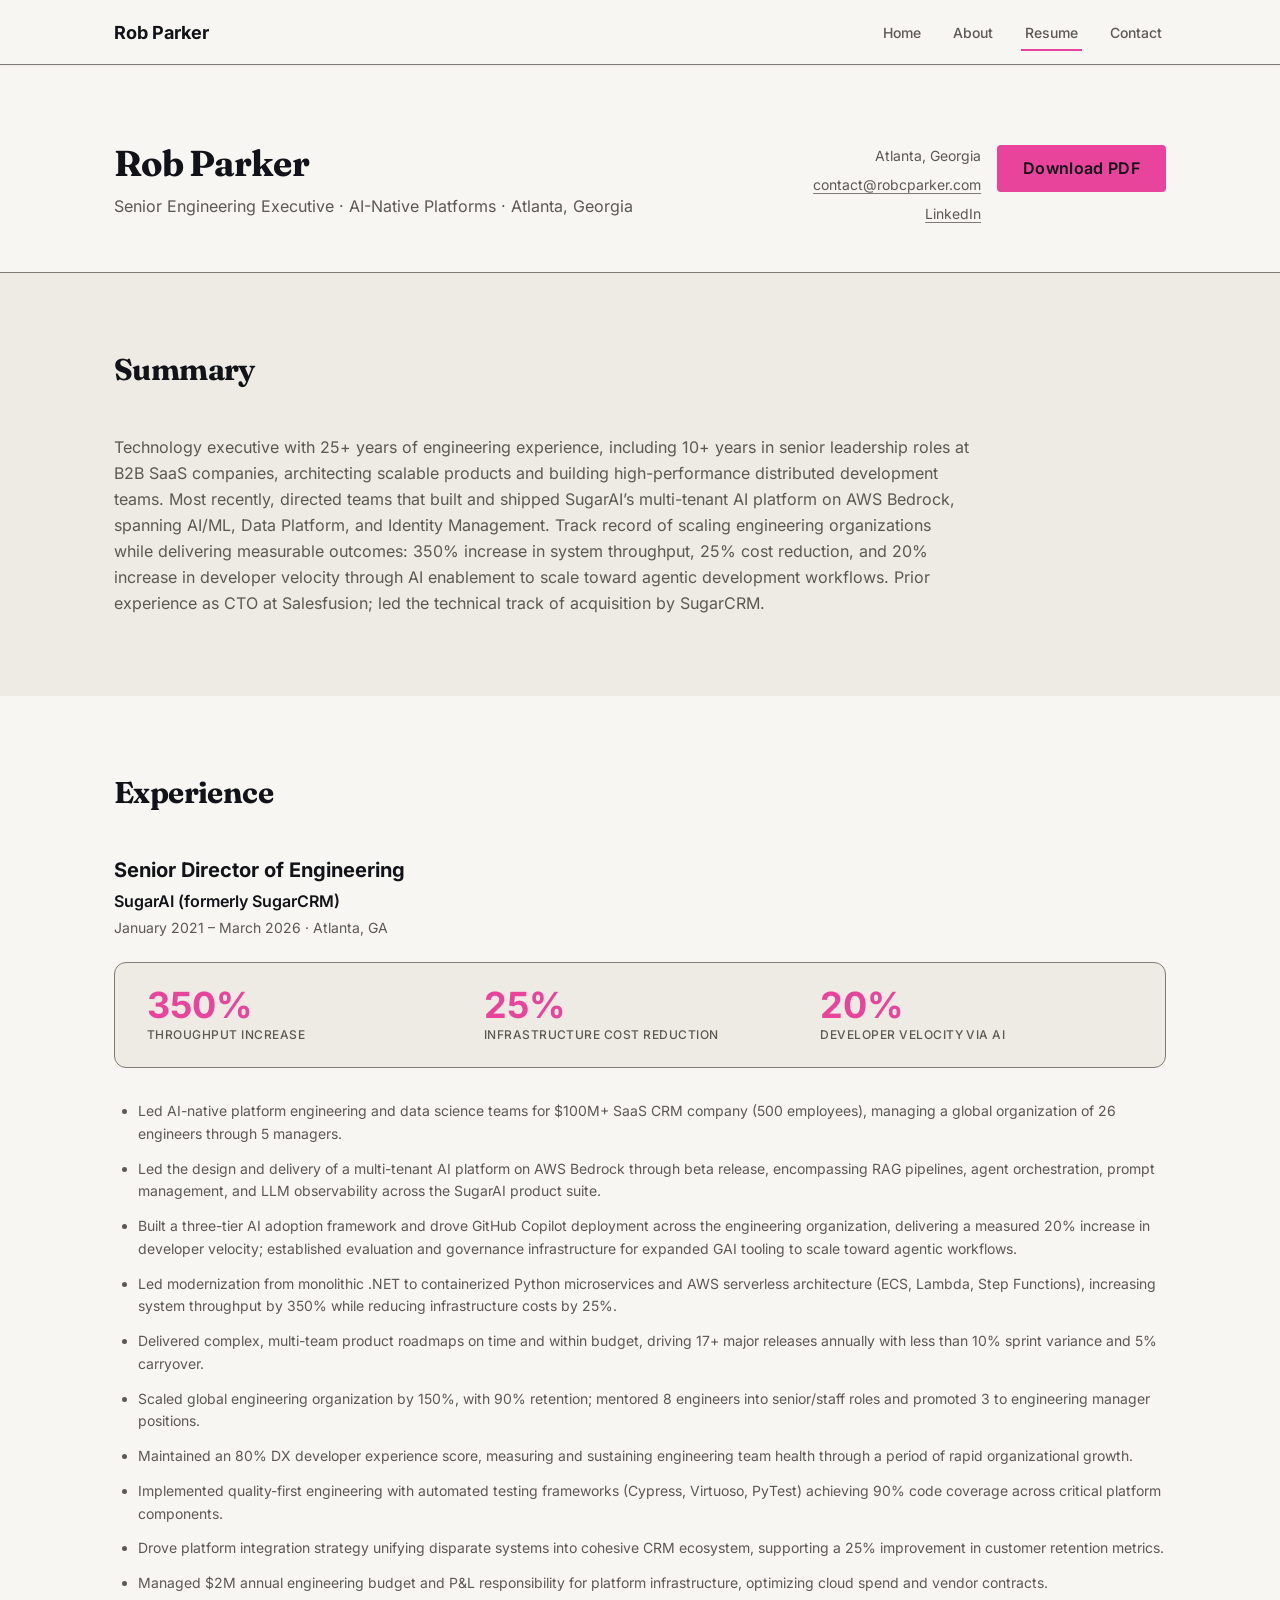
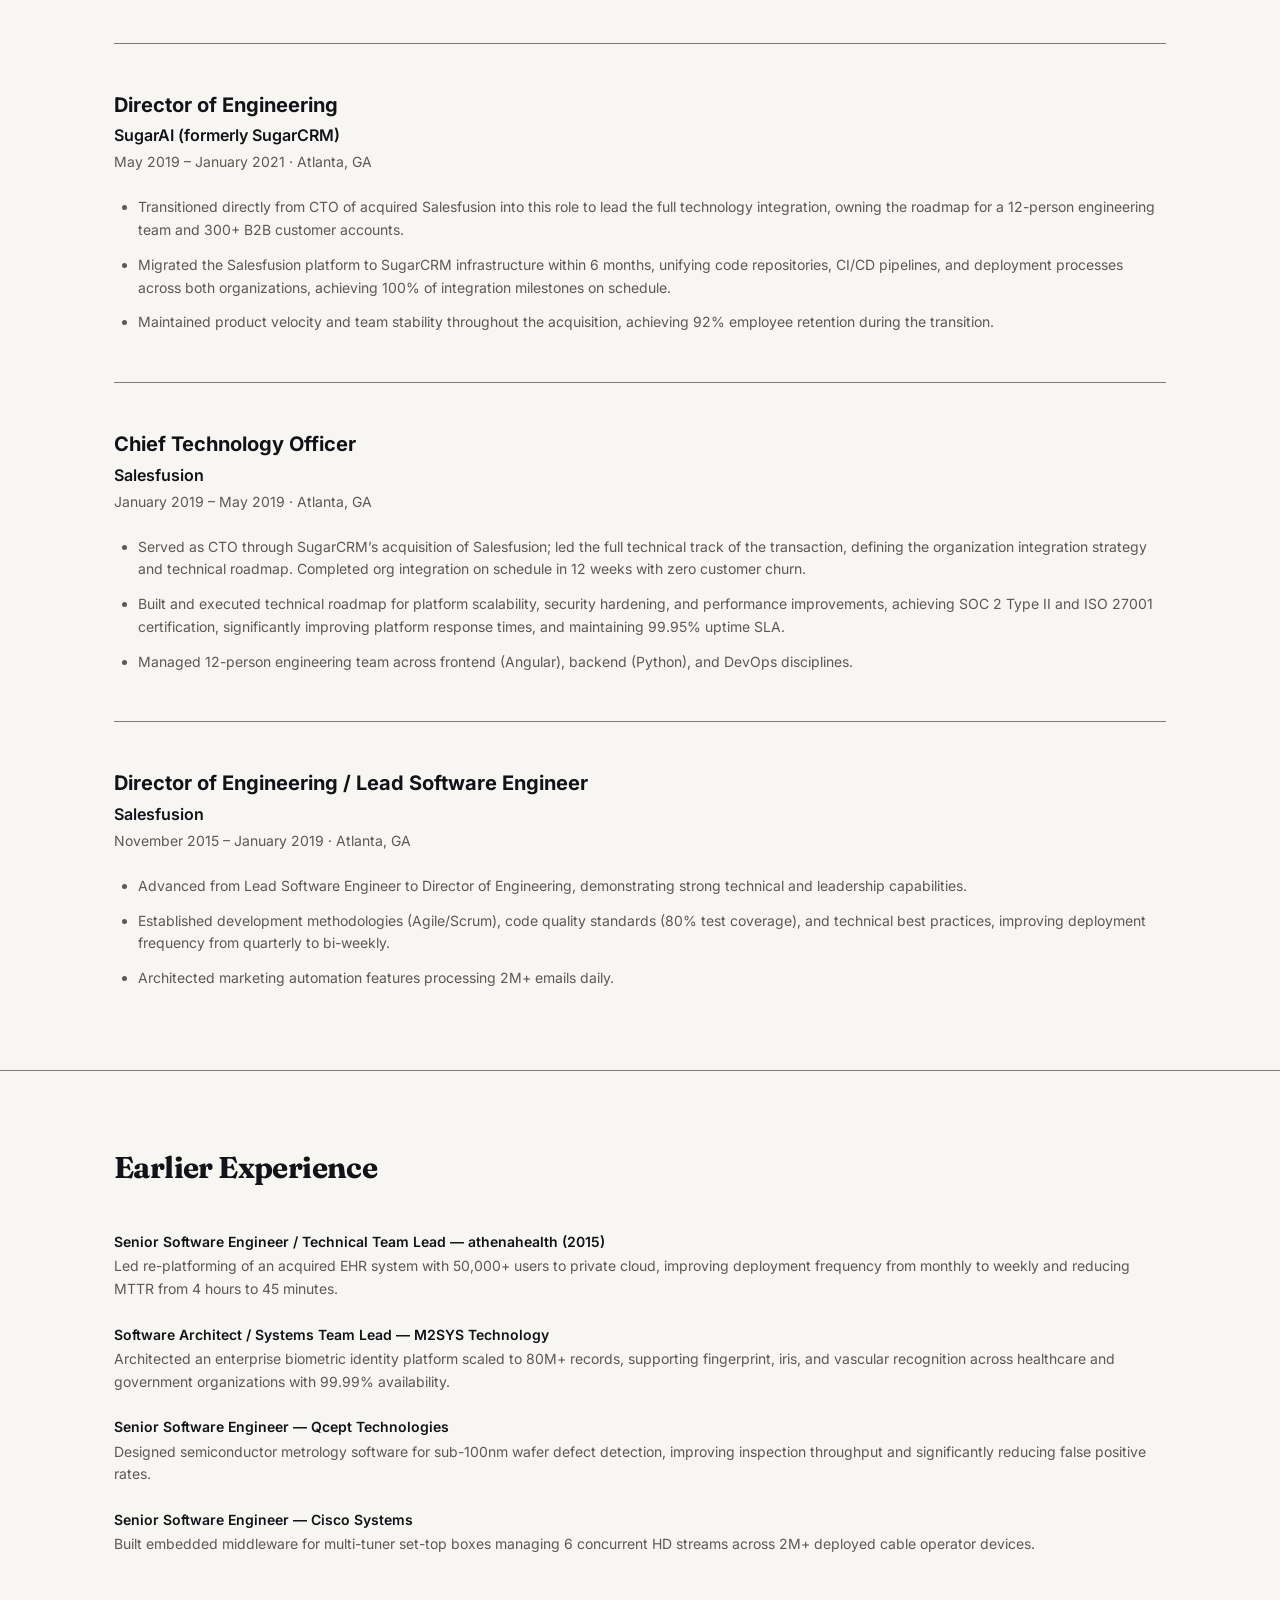
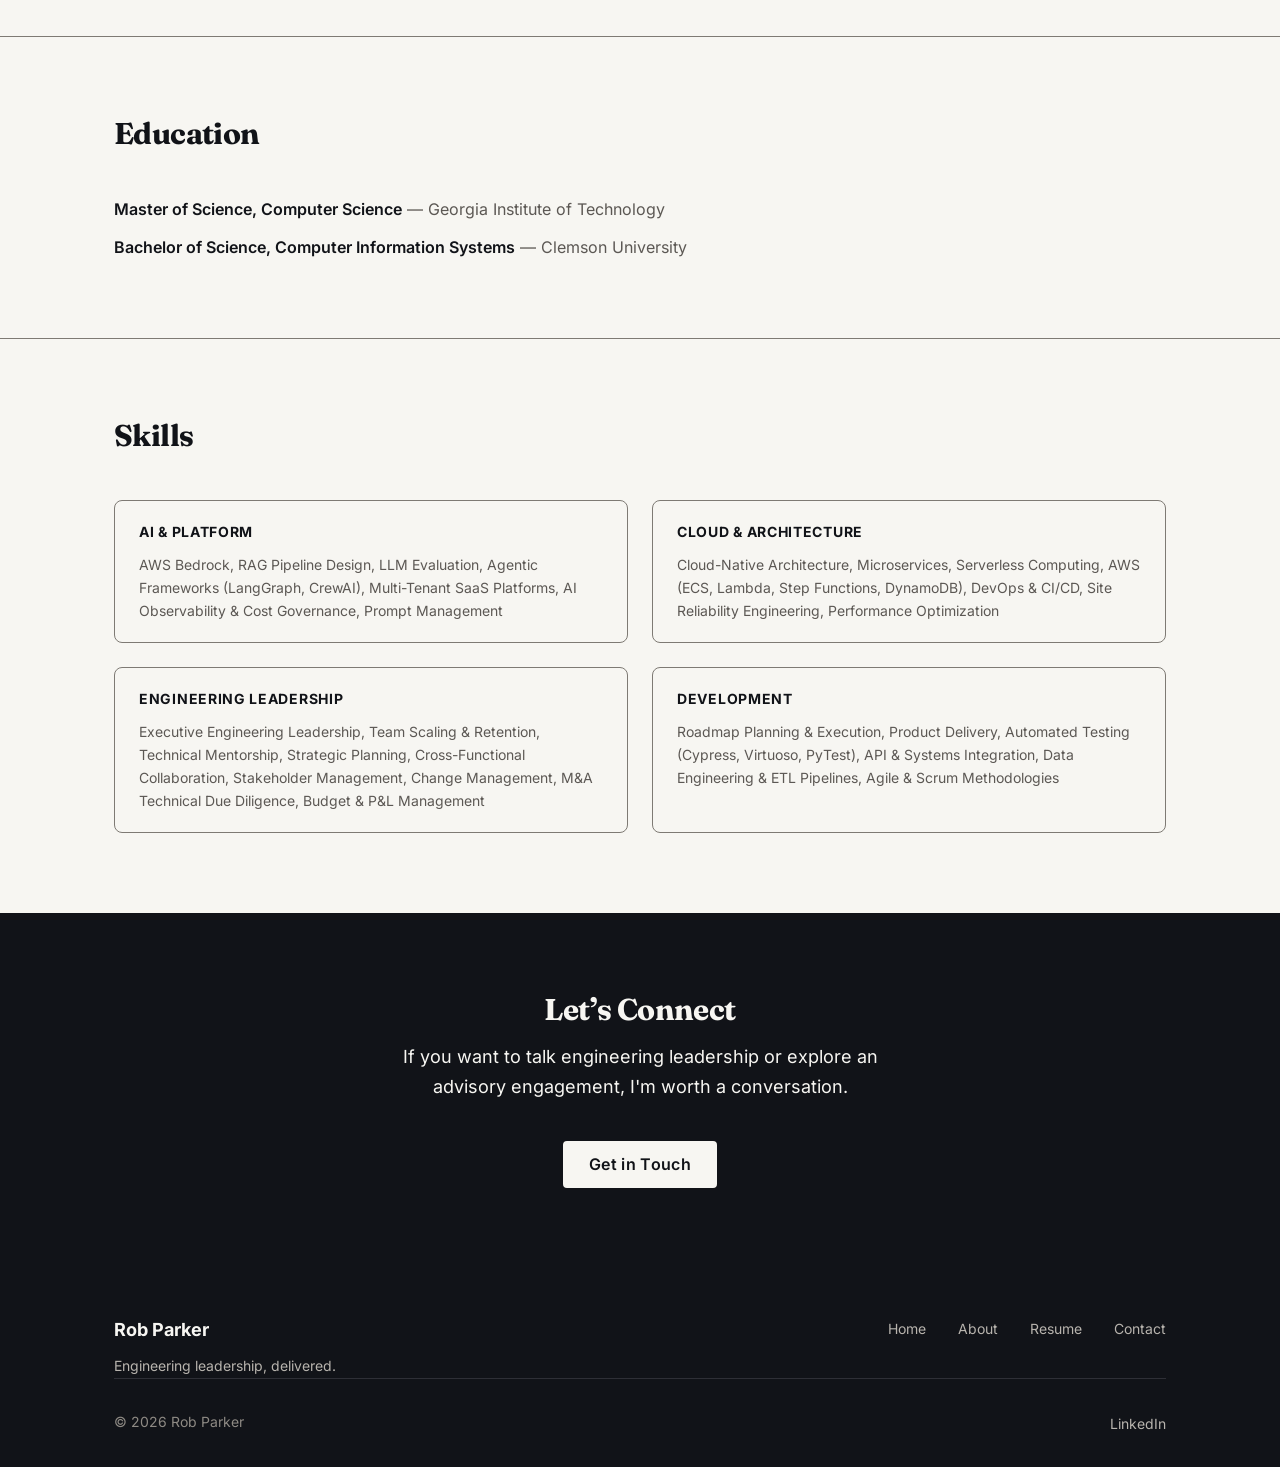
<file: resume.html>
<!DOCTYPE html>
<html lang="en">
<head>
    <meta charset="UTF-8">
    <meta name="viewport" content="width=device-width, initial-scale=1.0">

    <!-- SEO -->
    <title>Rob Parker Resume &mdash; Senior Engineering Executive, Atlanta</title>
    <meta name="description" content="25+ years building AI-native platforms and scaling engineering teams. SugarAI (formerly SugarCRM), Salesfusion, athenahealth. Senior engineering executive.">

    <!-- WHY: canonical tag prevents duplicate-content penalties if the page is
         ever reached via a tracking suffix or alternate host. SPEC-003 S-1. -->
    <link rel="canonical" href="https://robcparker.com/resume">

    <!-- Open Graph -->
    <meta property="og:type" content="website">
    <!-- WHY: og:url must be absolute — relative paths aren't resolved by social crawlers
         (Open Graph protocol requirement). Pattern from SPEC-002. -->
    <meta property="og:url" content="https://robcparker.com/resume">
    <meta property="og:title" content="Rob Parker Resume &mdash; Senior Engineering Executive, Atlanta">
    <meta property="og:description" content="25+ years building AI-native platforms and scaling engineering teams. SugarAI (formerly SugarCRM), Salesfusion, athenahealth. Senior engineering executive.">
    <!-- WHY (SPEC-013 R3): branded 1200×630 OG card replaces the headshot reuse — squares crop badly as summary_large_image. -->
    <meta property="og:image" content="https://robcparker.com/images/og/og-card.png">
    <meta property="og:image:width" content="1200">
    <meta property="og:image:height" content="630">
    <meta property="og:image:alt" content="Rob Parker — Senior Engineering Executive, AI Platforms, Atlanta — 25+ Years">

    <!-- Twitter Card (SPEC-013 R4) -->
    <meta name="twitter:card" content="summary_large_image">
    <meta name="twitter:title" content="Rob Parker Resume &mdash; Senior Engineering Executive, Atlanta">
    <meta name="twitter:description" content="25+ years building AI-native platforms and scaling engineering teams. SugarAI (formerly SugarCRM), Salesfusion, athenahealth. Senior engineering executive.">
    <meta name="twitter:image" content="https://robcparker.com/images/og/og-card.png">
    <meta name="twitter:image:alt" content="Rob Parker — Senior Engineering Executive, AI Platforms, Atlanta — 25+ Years">

    <!-- WHY (SPEC-013 R5): Person schema disambiguates Rob from other Rob Parkers via sameAs LinkedIn signal.
         Block is byte-identical across all six pages (LinkedIn + GitHub signals); Person.url is the homepage canonical (not the per-page URL). -->
    <script type="application/ld+json">
    {
      "@context": "https://schema.org",
      "@type": "Person",
      "name": "Rob Parker",
      "jobTitle": "Senior Engineering Executive",
      "description": "Senior engineering executive with 25+ years of experience building AI-native platforms and scaling high-performing teams.",
      "image": "https://robcparker.com/images/rob-parker-headshot@2x.jpg",
      "url": "https://robcparker.com/",
      "address": {
        "@type": "PostalAddress",
        "addressLocality": "Atlanta",
        "addressRegion": "GA",
        "addressCountry": "US"
      },
      "alumniOf": [
        { "@type": "CollegeOrUniversity", "name": "Georgia Institute of Technology" },
        { "@type": "CollegeOrUniversity", "name": "Clemson University" }
      ],
      "sameAs": [
        "https://www.linkedin.com/in/robcparker/",
        "https://github.com/wizzbiff"
      ]
    }
    </script>

    <!-- WHY: noindex removed — this is a real, fully-built page (SPEC-003 IG-11).
         The placeholder version had noindex to prevent thin content from being indexed. -->

    <link rel="icon" href="/favicon.ico" sizes="any">
    <link rel="icon" type="image/svg+xml" href="/favicon.svg">
    <link rel="apple-touch-icon" href="/apple-touch-icon.png">
    <link rel="mask-icon" href="/safari-pinned-tab.svg" color="#111318">
    <link rel="manifest" href="/site.webmanifest">
    <meta name="theme-color" content="#111318">

    <link rel="preload" href="/fonts/inter-variable.woff2" as="font" type="font/woff2" crossorigin>

    <link rel="stylesheet" href="css/style.css">
</head>
<body>

    <!-- Skip to main content — accessibility -->
    <a href="#main-content" class="skip-link">Skip to main content</a>

    <header class="site-header">
        <div class="container">
            <nav class="nav-inner" aria-label="Main navigation">
                <a href="index.html" class="nav-logo" aria-label="Rob Parker — home">Rob Parker</a>

                <button
                    class="nav-toggle"
                    aria-expanded="false"
                    aria-controls="nav-links"
                    aria-label="Toggle navigation menu"
                >
                    <span class="nav-toggle-icon" aria-hidden="true">
                        <span></span>
                        <span></span>
                        <span></span>
                    </span>
                </button>

                <!-- WHY: role="list" restores list semantics that Safari/VoiceOver
                     strips when list-style:none is applied -->
                <ul class="nav-links" id="nav-links" role="list">
                    <li><a href="index.html">Home</a></li>
                    <li><a href="about.html">About</a></li>
                    <li><a href="resume.html" class="active" aria-current="page">Resume</a></li>
                    <li><a href="contact.html">Contact</a></li>
                </ul>
            </nav>
        </div>
    </header>

    <main id="main-content">

        <!-- ================================================================
             SECTION 1: RESUME HEADER
             ================================================================ -->
        <section class="section resume-header-section" aria-labelledby="resume-name">
            <div class="container">
                <div class="resume-header">

                    <div class="resume-header-identity">
                        <h1 id="resume-name">Rob Parker</h1>
                        <p class="resume-positioning">Senior Engineering Executive &middot; AI-Native Platforms &middot; Atlanta, Georgia</p>
                    </div>

                    <div class="resume-header-contact">
                        <span class="resume-contact-item">Atlanta, Georgia</span>
                        <a href="mailto:contact@robcparker.com" class="resume-contact-item body-link">contact@robcparker.com</a>
                        <a
                            href="https://www.linkedin.com/in/robcparker/"
                            class="resume-contact-item body-link"
                            target="_blank"
                            rel="noopener noreferrer"
                            aria-label="Rob Parker on LinkedIn (opens in a new tab)"
                        >LinkedIn</a>
                    </div>

                    <div class="resume-header-download">
                        <a
                            href="files/rob-parker-resume.pdf"
                            download
                            type="application/pdf"
                            aria-label="Download Rob Parker&rsquo;s resume as PDF (50KB)"
                            class="btn btn-primary resume-download-btn"
                        >Download PDF</a>
                    </div>

                </div>
            </div>
        </section>

        <!-- ================================================================
             SECTION 2: SUMMARY
             ================================================================ -->
        <section class="section section-alt" aria-labelledby="summary-heading">
            <div class="container">
                <div class="section-header">
                    <h2 id="summary-heading">Summary</h2>
                </div>
                <div class="resume-summary">
                    <p>Technology executive with 25+ years of engineering experience, including 10+ years in senior leadership roles at B2B SaaS companies, architecting scalable products and building high-performance distributed development teams. Most recently, directed teams that built and shipped SugarAI&rsquo;s multi-tenant AI platform on AWS Bedrock, spanning AI/ML, Data Platform, and Identity Management. Track record of scaling engineering organizations while delivering measurable outcomes: 350% increase in system throughput, 25% cost reduction, and 20% increase in developer velocity through AI enablement to scale toward agentic development workflows. Prior experience as CTO at Salesfusion; led the technical track of acquisition by SugarCRM.</p>
                </div>
            </div>
        </section>

        <!-- ================================================================
             SECTION 3: EXPERIENCE
             ================================================================ -->
        <section class="section" aria-labelledby="experience-heading">
            <div class="container">
                <div class="section-header">
                    <h2 id="experience-heading">Experience</h2>
                </div>

                <!-- Role 1: Senior Director of Engineering — SugarAI (formerly SugarCRM) -->
                <article class="resume-role">
                    <div class="resume-role-header">
                        <h3 class="resume-role-title">Senior Director of Engineering</h3>
                        <span class="resume-role-company">SugarAI (formerly SugarCRM)</span>
                        <span class="resume-role-meta">January 2021 &ndash; March 2026 &middot; Atlanta, GA</span>
                    </div>

                    <!-- Metric callouts — Senior Director role only (per spec) -->
                    <div class="resume-metrics">
                        <!-- WHY: role="img" + full-sentence aria-label on each callout — same
                             accessibility pattern as SPEC-001/002 highlight metrics. The numeric
                             value alone is decorative; the aria-label carries the full meaning. -->
                        <div class="resume-metric" role="img" aria-label="Increased system throughput by 350% through modernization from monolithic .NET to Python microservices and AWS serverless architecture.">
                            <span class="resume-metric-number">350%</span>
                            <span class="resume-metric-label">Throughput increase</span>
                        </div>
                        <div class="resume-metric" role="img" aria-label="Reduced infrastructure costs by 25% through modernization from monolithic .NET to Python microservices and AWS serverless architecture.">
                            <span class="resume-metric-number">25%</span>
                            <span class="resume-metric-label">Infrastructure cost reduction</span>
                        </div>
                        <div class="resume-metric" role="img" aria-label="Increased developer velocity by 20% through AI enablement via GitHub Copilot deployment and a three-tier AI adoption framework.">
                            <span class="resume-metric-number">20%</span>
                            <span class="resume-metric-label">Developer velocity via AI</span>
                        </div>
                    </div>

                    <ul class="resume-role-bullets" role="list">
                        <li>Led AI-native platform engineering and data science teams for $100M+ SaaS CRM company (500 employees), managing a global organization of 26 engineers through 5 managers.</li>
                        <li>Led the design and delivery of a multi-tenant AI platform on AWS Bedrock through beta release, encompassing RAG pipelines, agent orchestration, prompt management, and LLM observability across the SugarAI product suite.</li>
                        <li>Built a three-tier AI adoption framework and drove GitHub Copilot deployment across the engineering organization, delivering a measured 20% increase in developer velocity; established evaluation and governance infrastructure for expanded GAI tooling to scale toward agentic workflows.</li>
                        <li>Led modernization from monolithic .NET to containerized Python microservices and AWS serverless architecture (ECS, Lambda, Step Functions), increasing system throughput by 350% while reducing infrastructure costs by 25%.</li>
                        <li>Delivered complex, multi-team product roadmaps on time and within budget, driving 17+ major releases annually with less than 10% sprint variance and 5% carryover.</li>
                        <li>Scaled global engineering organization by 150%, with 90% retention; mentored 8 engineers into senior/staff roles and promoted 3 to engineering manager positions.</li>
                        <li>Maintained an 80% DX developer experience score, measuring and sustaining engineering team health through a period of rapid organizational growth.</li>
                        <li>Implemented quality-first engineering with automated testing frameworks (Cypress, Virtuoso, PyTest) achieving 90% code coverage across critical platform components.</li>
                        <li>Drove platform integration strategy unifying disparate systems into cohesive CRM ecosystem, supporting a 25% improvement in customer retention metrics.</li>
                        <li>Managed $2M annual engineering budget and P&amp;L responsibility for platform infrastructure, optimizing cloud spend and vendor contracts.</li>
                    </ul>
                </article>

                <!-- Role 2: Director of Engineering — SugarAI (formerly SugarCRM) -->
                <article class="resume-role">
                    <div class="resume-role-header">
                        <h3 class="resume-role-title">Director of Engineering</h3>
                        <span class="resume-role-company">SugarAI (formerly SugarCRM)</span>
                        <span class="resume-role-meta">May 2019 &ndash; January 2021 &middot; Atlanta, GA</span>
                    </div>
                    <ul class="resume-role-bullets" role="list">
                        <li>Transitioned directly from CTO of acquired Salesfusion into this role to lead the full technology integration, owning the roadmap for a 12-person engineering team and 300+ B2B customer accounts.</li>
                        <li>Migrated the Salesfusion platform to SugarCRM infrastructure within 6 months, unifying code repositories, CI/CD pipelines, and deployment processes across both organizations, achieving 100% of integration milestones on schedule.</li>
                        <li>Maintained product velocity and team stability throughout the acquisition, achieving 92% employee retention during the transition.</li>
                    </ul>
                </article>

                <!-- Role 3: Chief Technology Officer — Salesfusion -->
                <article class="resume-role">
                    <div class="resume-role-header">
                        <h3 class="resume-role-title">Chief Technology Officer</h3>
                        <span class="resume-role-company">Salesfusion</span>
                        <span class="resume-role-meta">January 2019 &ndash; May 2019 &middot; Atlanta, GA</span>
                    </div>
                    <ul class="resume-role-bullets" role="list">
                        <li>Served as CTO through SugarCRM&rsquo;s acquisition of Salesfusion; led the full technical track of the transaction, defining the organization integration strategy and technical roadmap. Completed org integration on schedule in 12 weeks with zero customer churn.</li>
                        <li>Built and executed technical roadmap for platform scalability, security hardening, and performance improvements, achieving SOC 2 Type II and ISO 27001 certification, significantly improving platform response times, and maintaining 99.95% uptime SLA.</li>
                        <li>Managed 12-person engineering team across frontend (Angular), backend (Python), and DevOps disciplines.</li>
                    </ul>
                </article>

                <!-- Role 4: Director of Engineering / Lead Software Engineer — Salesfusion -->
                <article class="resume-role resume-role--last">
                    <div class="resume-role-header">
                        <h3 class="resume-role-title">Director of Engineering / Lead Software Engineer</h3>
                        <span class="resume-role-company">Salesfusion</span>
                        <span class="resume-role-meta">November 2015 &ndash; January 2019 &middot; Atlanta, GA</span>
                    </div>
                    <ul class="resume-role-bullets" role="list">
                        <li>Advanced from Lead Software Engineer to Director of Engineering, demonstrating strong technical and leadership capabilities.</li>
                        <li>Established development methodologies (Agile/Scrum), code quality standards (80% test coverage), and technical best practices, improving deployment frequency from quarterly to bi-weekly.</li>
                        <li>Architected marketing automation features processing 2M+ emails daily.</li>
                    </ul>
                </article>

            </div>
        </section>

        <!-- ================================================================
             SECTION 4: EARLIER EXPERIENCE
             ================================================================ -->
        <section class="section section-rule-top" aria-labelledby="earlier-heading">
            <div class="container">
                <div class="section-header">
                    <h2 id="earlier-heading">Earlier Experience</h2>
                </div>

                <!-- WHY: role="list" restores list semantics that Safari/VoiceOver
                     strips when list-style:none is applied (SPEC-001 convention). -->
                <ul class="resume-earlier" role="list">
                    <li>
                        <strong>Senior Software Engineer / Technical Team Lead &mdash; athenahealth (2015)</strong>
                        <span>Led re-platforming of an acquired EHR system with 50,000+ users to private cloud, improving deployment frequency from monthly to weekly and reducing MTTR from 4 hours to 45 minutes.</span>
                    </li>
                    <li>
                        <strong>Software Architect / Systems Team Lead &mdash; M2SYS Technology</strong>
                        <span>Architected an enterprise biometric identity platform scaled to 80M+ records, supporting fingerprint, iris, and vascular recognition across healthcare and government organizations with 99.99% availability.</span>
                    </li>
                    <li>
                        <strong>Senior Software Engineer &mdash; Qcept Technologies</strong>
                        <span>Designed semiconductor metrology software for sub-100nm wafer defect detection, improving inspection throughput and significantly reducing false positive rates.</span>
                    </li>
                    <li>
                        <strong>Senior Software Engineer &mdash; Cisco Systems</strong>
                        <span>Built embedded middleware for multi-tuner set-top boxes managing 6 concurrent HD streams across 2M+ deployed cable operator devices.</span>
                    </li>
                </ul>

            </div>
        </section>

        <!-- ================================================================
             SECTION 5: EDUCATION
             ================================================================ -->
        <section class="section section-rule-top" aria-labelledby="education-heading">
            <div class="container">
                <div class="section-header">
                    <h2 id="education-heading">Education</h2>
                </div>

                <!-- WHY: role="list" restores list semantics that Safari/VoiceOver
                     strips when list-style:none is applied (SPEC-001 convention). -->
                <ul class="resume-education" role="list">
                    <li>
                        <strong>Master of Science, Computer Science</strong>
                        <span>&mdash; Georgia Institute of Technology</span>
                    </li>
                    <li>
                        <strong>Bachelor of Science, Computer Information Systems</strong>
                        <span>&mdash; Clemson University</span>
                    </li>
                </ul>

            </div>
        </section>

        <!-- ================================================================
             SECTION 6: SKILLS
             ================================================================ -->
        <section class="section section-rule-top" aria-labelledby="skills-heading">
            <div class="container">
                <div class="section-header">
                    <h2 id="skills-heading">Skills</h2>
                </div>

                <!-- WHY (IG-6): Semantic <dl> with <dt>/<dd> pairs — screen readers
                     announce the category/list relationship naturally. -->
                <dl class="resume-skills">
                    <div class="resume-skills-group">
                        <dt>AI &amp; Platform</dt>
                        <dd>AWS Bedrock, RAG Pipeline Design, LLM Evaluation, Agentic Frameworks (LangGraph, CrewAI), Multi-Tenant SaaS Platforms, AI Observability &amp; Cost Governance, Prompt Management</dd>
                    </div>
                    <div class="resume-skills-group">
                        <dt>Cloud &amp; Architecture</dt>
                        <dd>Cloud-Native Architecture, Microservices, Serverless Computing, AWS (ECS, Lambda, Step Functions, DynamoDB), DevOps &amp; CI/CD, Site Reliability Engineering, Performance Optimization</dd>
                    </div>
                    <div class="resume-skills-group">
                        <dt>Engineering Leadership</dt>
                        <dd>Executive Engineering Leadership, Team Scaling &amp; Retention, Technical Mentorship, Strategic Planning, Cross-Functional Collaboration, Stakeholder Management, Change Management, M&amp;A Technical Due Diligence, Budget &amp; P&amp;L Management</dd>
                    </div>
                    <div class="resume-skills-group">
                        <dt>Development</dt>
                        <dd>Roadmap Planning &amp; Execution, Product Delivery, Automated Testing (Cypress, Virtuoso, PyTest), API &amp; Systems Integration, Data Engineering &amp; ETL Pipelines, Agile &amp; Scrum Methodologies</dd>
                    </div>
                </dl>

            </div>
        </section>

        <!-- ================================================================
             SECTION 7: CTA
             ================================================================ -->
        <section class="section section-dark cta-section" aria-labelledby="cta-heading">
            <div class="container">
                <h2 id="cta-heading">Let&rsquo;s Connect</h2>
                <p>If you want to talk engineering leadership or explore an advisory engagement, I'm worth a conversation.</p>
                <div class="cta-actions">
                    <a href="contact.html" class="btn btn-white">Get in Touch</a>
                </div>
            </div>
        </section>

    </main>

    <footer class="site-footer">
        <div class="container">
            <div class="footer-inner">
                <div class="footer-brand">
                    <a href="index.html" class="footer-logo">Rob Parker</a>
                    <p class="footer-tagline">Engineering leadership, delivered.</p>
                </div>

                <nav aria-label="Footer navigation">
                    <ul class="footer-nav" role="list">
                        <li><a href="index.html">Home</a></li>
                        <li><a href="about.html">About</a></li>
                        <li><a href="resume.html">Resume</a></li>
                        <li><a href="contact.html">Contact</a></li>
                    </ul>
                </nav>
            </div>

            <div class="footer-bottom">
                <p class="footer-copyright">&copy; 2026 Rob Parker</p>
                <div class="footer-social">
                    <a
                        href="https://www.linkedin.com/in/robcparker/"
                        target="_blank"
                        rel="noopener noreferrer"
                        aria-label="Rob Parker on LinkedIn (opens in a new tab)"
                    >LinkedIn</a>
                </div>
            </div>
        </div>
    </footer>

    <!-- WHY: defer used instead of async — defer preserves execution order
         and fires after DOM is parsed, which is what DOMContentLoaded listeners need. -->
    <script src="js/main.js" defer></script>
</body>
</html>
</file>
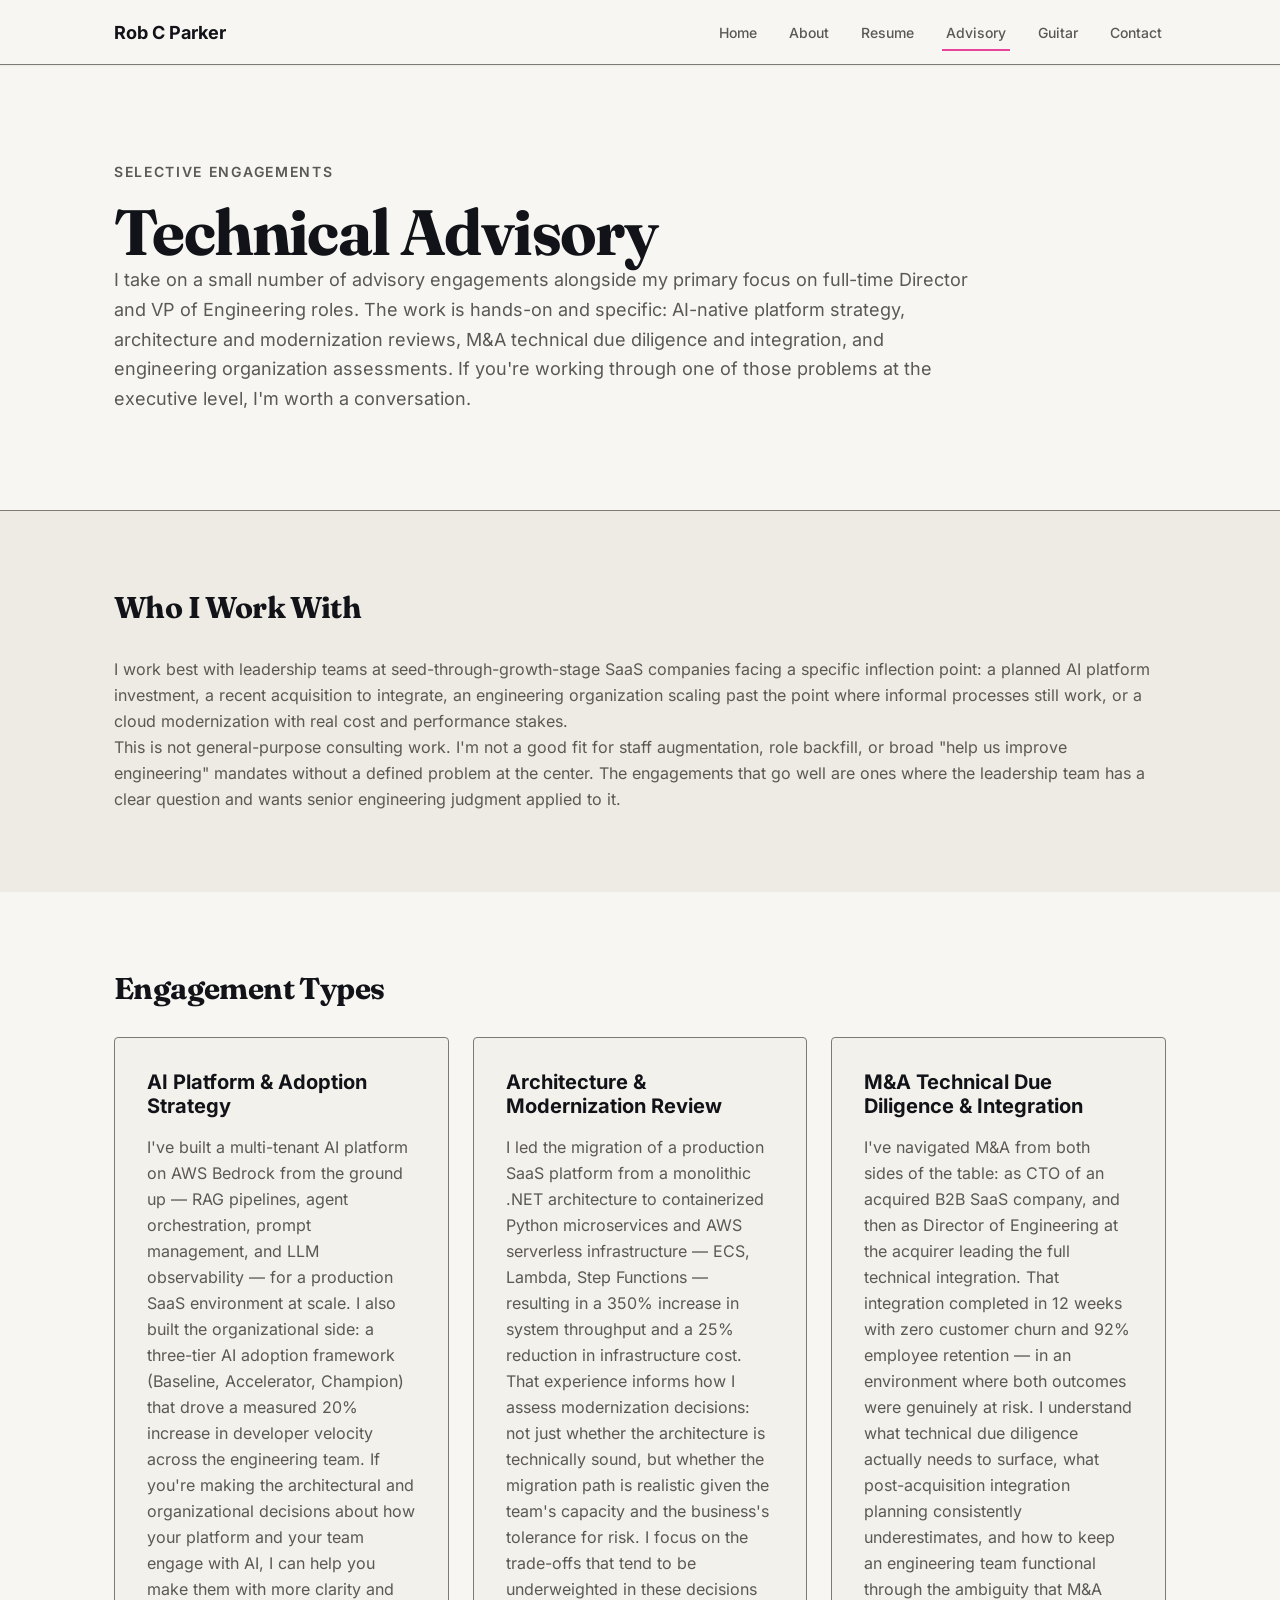
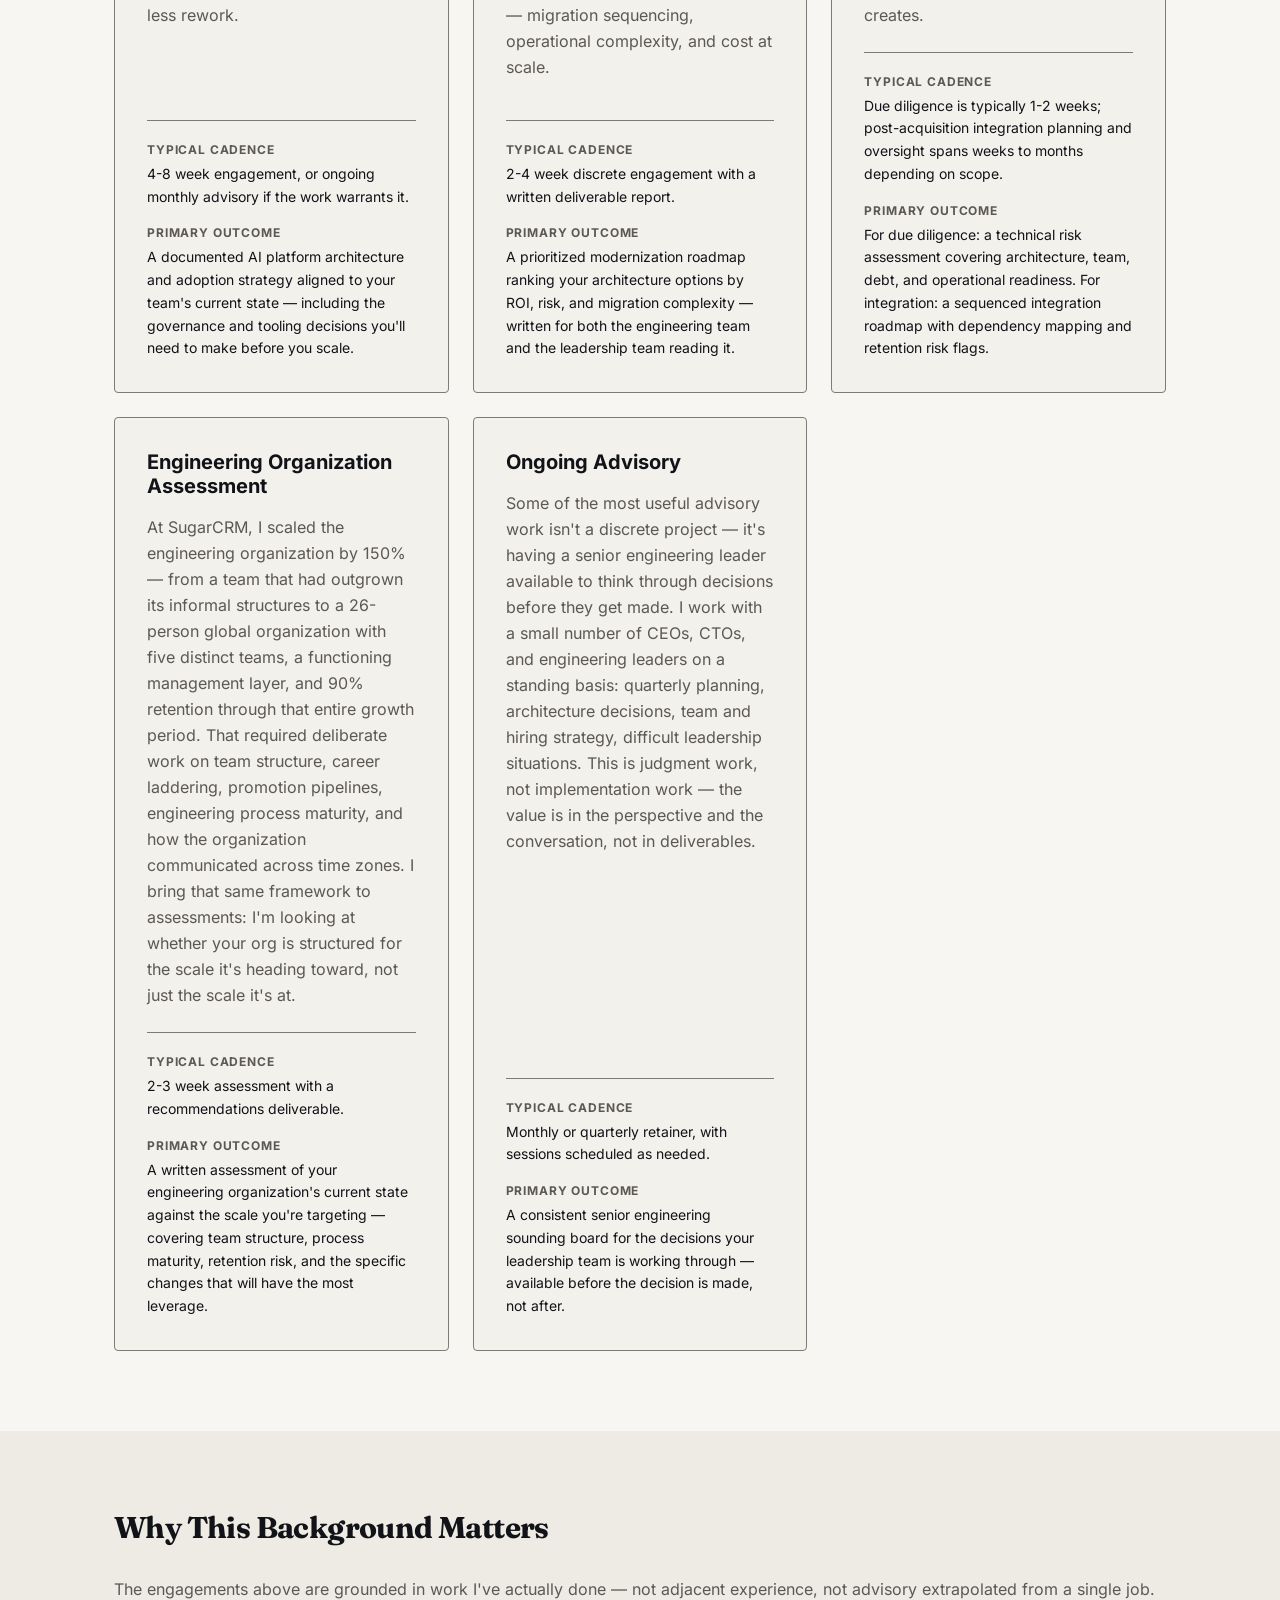
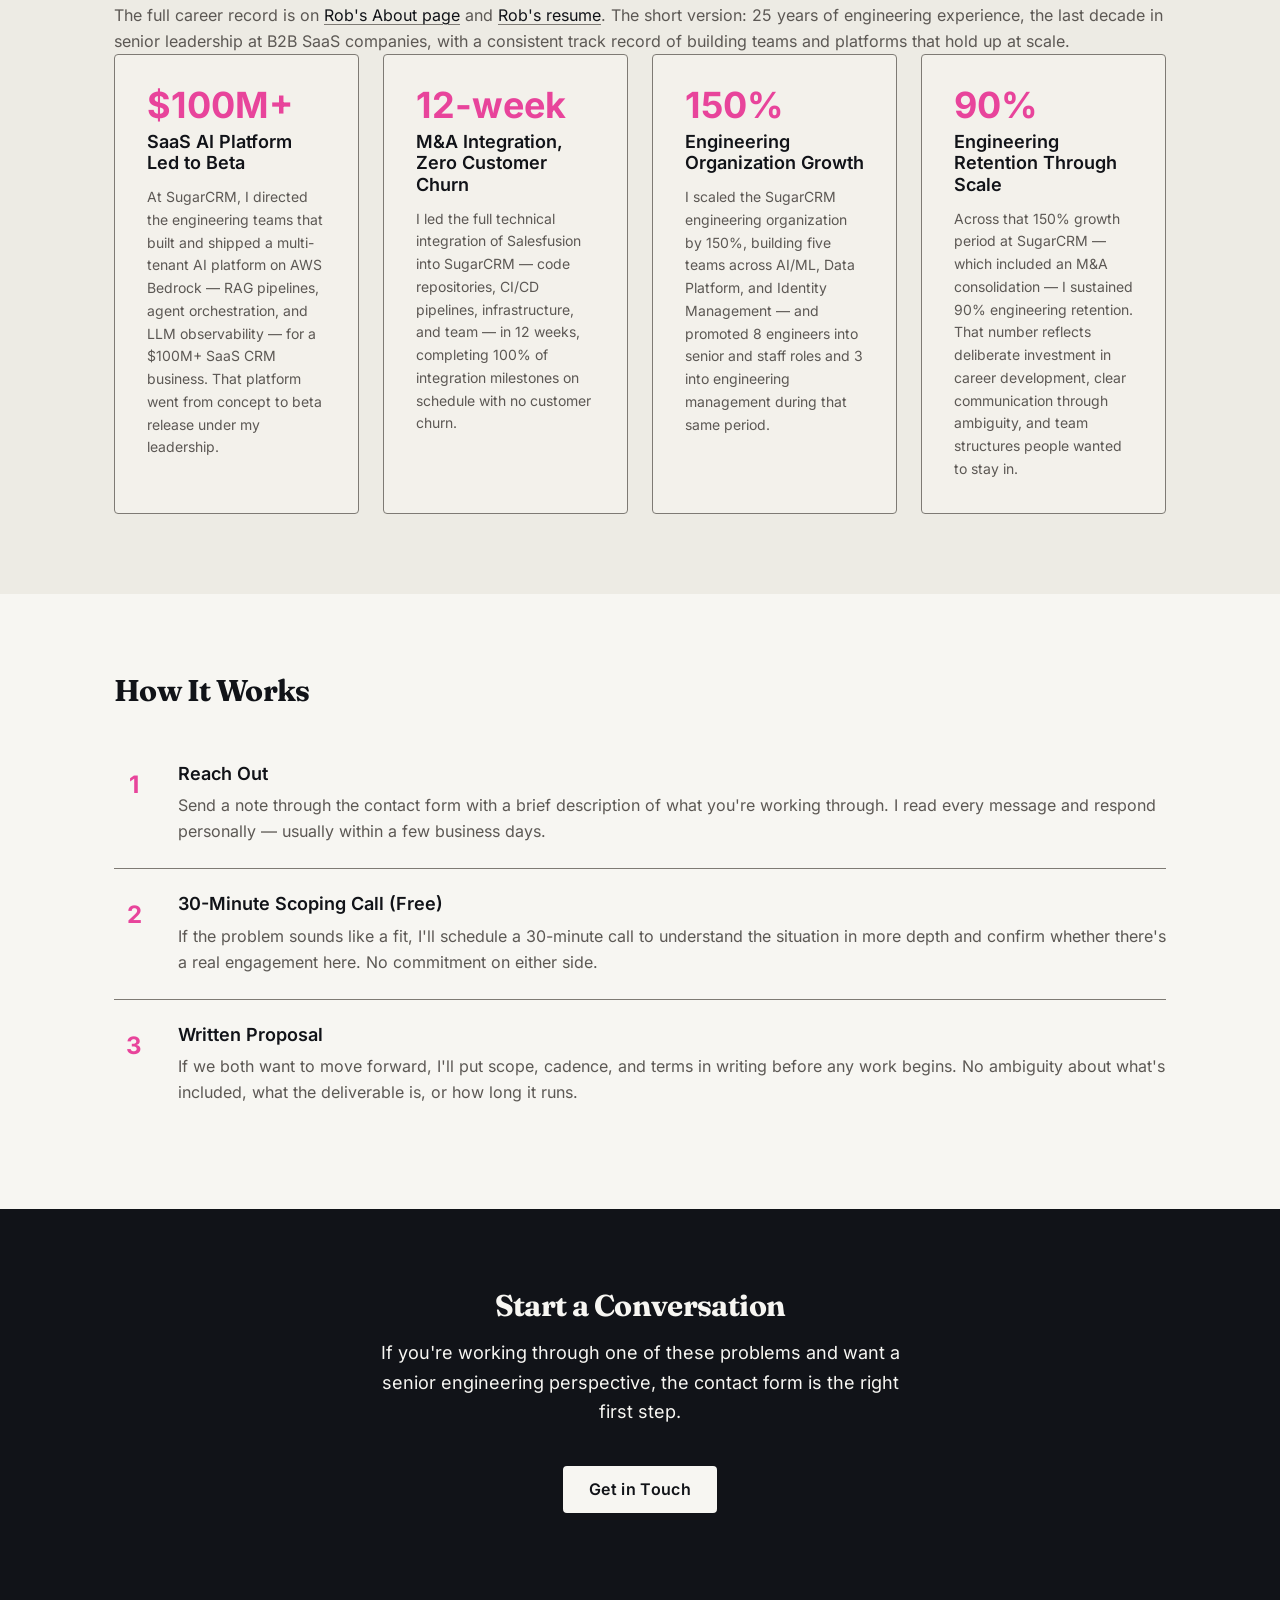
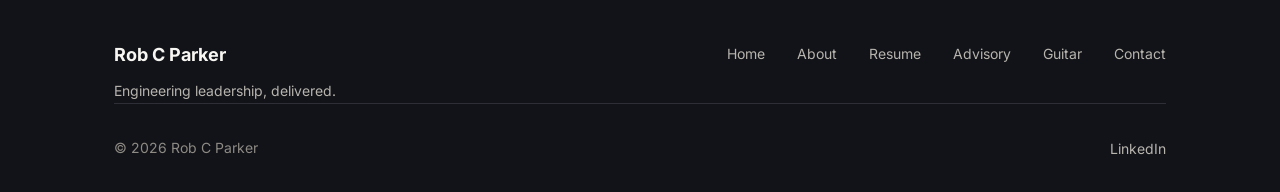
<file: services/tech-advisory.html>
<!DOCTYPE html>
<html lang="en">
<head>
    <meta charset="UTF-8">
    <meta name="viewport" content="width=device-width, initial-scale=1.0">

    <!-- SEO -->
    <title>Technical Advisory — Rob Parker</title>
    <meta name="description" content="Selective advisory engagements alongside a Director/VP search — AI platform strategy, architecture reviews, M&amp;A integration, and engineering org assessments.">

    <!-- Open Graph -->
    <meta property="og:type" content="website">
    <!-- WHY: og:url must be absolute — relative paths aren't resolved by social crawlers. -->
    <meta property="og:url" content="https://www.robcparker.com/services/tech-advisory.html">
    <meta property="og:title" content="Technical Advisory — Rob Parker">
    <meta property="og:description" content="Selective advisory engagements alongside a Director/VP search — AI platform strategy, architecture reviews, M&amp;A integration, and engineering org assessments.">
    <!-- WHY: og:image must be absolute — relative paths are not resolved by social crawlers
         (Open Graph protocol requirement). Reusing validated headshot asset from SPEC-002. -->
    <meta property="og:image" content="https://www.robcparker.com/images/rob-parker-headshot@2x.jpg">

    <!-- WHY: noindex removed — this is now a real, fully-built page (SPEC-005 IG-9).
         The placeholder version had noindex to prevent thin content from being indexed. -->

    <link rel="canonical" href="https://www.robcparker.com/services/tech-advisory.html">

    <!-- WHY: ../css/ path — this page lives one directory level deeper than root -->
    <link rel="stylesheet" href="../css/style.css">
</head>
<body>

    <a href="#main-content" class="skip-link">Skip to main content</a>

    <header class="site-header">
        <div class="container">
            <nav class="nav-inner" aria-label="Main navigation">
                <a href="../index.html" class="nav-logo" aria-label="Rob C Parker — home">Rob C Parker</a>

                <button
                    class="nav-toggle"
                    aria-expanded="false"
                    aria-controls="nav-links"
                    aria-label="Toggle navigation menu"
                >
                    <span class="nav-toggle-icon" aria-hidden="true">
                        <span></span>
                        <span></span>
                        <span></span>
                    </span>
                </button>

                <!-- WHY: role="list" restores list semantics that Safari/VoiceOver
                     strips when list-style:none is applied -->
                <ul class="nav-links" id="nav-links" role="list">
                    <li><a href="../index.html">Home</a></li>
                    <li><a href="../about.html">About</a></li>
                    <li><a href="../resume.html">Resume</a></li>
                    <li><a href="tech-advisory.html">Advisory</a></li>
                    <li><a href="guitar-playing.html">Guitar</a></li>
                    <li><a href="../contact.html">Contact</a></li>
                </ul>
            </nav>
        </div>
    </header>

    <main id="main-content">

        <!-- ================================================================
             SECTION 1: HERO
             ================================================================ -->
        <section class="hero" aria-labelledby="advisory-heading">
            <div class="container">
                <div class="hero-content">
                    <span class="hero-eyebrow">Selective Engagements</span>
                    <h1 id="advisory-heading">Technical Advisory</h1>
                    <p class="hero-subheadline">I take on a small number of advisory engagements alongside my primary focus on full-time Director and VP of Engineering roles. The work is hands-on and specific: AI-native platform strategy, architecture and modernization reviews, M&A technical due diligence and integration, and engineering organization assessments. If you're working through one of those problems at the executive level, I'm worth a conversation.</p>
                </div>
            </div>
        </section>

        <!-- ================================================================
             SECTION 2: WHO I WORK WITH
             ================================================================ -->
        <section class="section section-alt" aria-labelledby="who-heading">
            <div class="container">
                <h2 id="who-heading" class="section-heading-standalone">Who I Work With</h2>
                <p>I work best with leadership teams at seed-through-growth-stage SaaS companies facing a specific inflection point: a planned AI platform investment, a recent acquisition to integrate, an engineering organization scaling past the point where informal processes still work, or a cloud modernization with real cost and performance stakes.</p>
                <p>This is not general-purpose consulting work. I'm not a good fit for staff augmentation, role backfill, or broad "help us improve engineering" mandates without a defined problem at the center. The engagements that go well are ones where the leadership team has a clear question and wants senior engineering judgment applied to it.</p>
            </div>
        </section>

        <!-- ================================================================
             SECTION 3: ENGAGEMENT TYPES
             ================================================================ -->
        <section class="section" aria-labelledby="engagements-heading">
            <div class="container">
                <h2 id="engagements-heading" class="section-heading-standalone">Engagement Types</h2>
                <div class="engagements-grid">

                    <article class="service-card engagement-card">
                        <h3>AI Platform &amp; Adoption Strategy</h3>
                        <p class="engagement-card-desc">I've built a multi-tenant AI platform on AWS Bedrock from the ground up — RAG pipelines, agent orchestration, prompt management, and LLM observability — for a production SaaS environment at scale. I also built the organizational side: a three-tier AI adoption framework (Baseline, Accelerator, Champion) that drove a measured 20% increase in developer velocity across the engineering team. If you're making the architectural and organizational decisions about how your platform and your team engage with AI, I can help you make them with more clarity and less rework.</p>
                        <dl class="engagement-card-meta">
                            <dt>Typical cadence</dt>
                            <dd>4-8 week engagement, or ongoing monthly advisory if the work warrants it.</dd>
                            <dt>Primary outcome</dt>
                            <dd>A documented AI platform architecture and adoption strategy aligned to your team's current state — including the governance and tooling decisions you'll need to make before you scale.</dd>
                        </dl>
                    </article>

                    <article class="service-card engagement-card">
                        <h3>Architecture &amp; Modernization Review</h3>
                        <p class="engagement-card-desc">I led the migration of a production SaaS platform from a monolithic .NET architecture to containerized Python microservices and AWS serverless infrastructure — ECS, Lambda, Step Functions — resulting in a 350% increase in system throughput and a 25% reduction in infrastructure cost. That experience informs how I assess modernization decisions: not just whether the architecture is technically sound, but whether the migration path is realistic given the team's capacity and the business's tolerance for risk. I focus on the trade-offs that tend to be underweighted in these decisions — migration sequencing, operational complexity, and cost at scale.</p>
                        <dl class="engagement-card-meta">
                            <dt>Typical cadence</dt>
                            <dd>2-4 week discrete engagement with a written deliverable report.</dd>
                            <dt>Primary outcome</dt>
                            <dd>A prioritized modernization roadmap ranking your architecture options by ROI, risk, and migration complexity — written for both the engineering team and the leadership team reading it.</dd>
                        </dl>
                    </article>

                    <article class="service-card engagement-card">
                        <h3>M&amp;A Technical Due Diligence &amp; Integration</h3>
                        <p class="engagement-card-desc">I've navigated M&amp;A from both sides of the table: as CTO of an acquired B2B SaaS company, and then as Director of Engineering at the acquirer leading the full technical integration. That integration completed in 12 weeks with zero customer churn and 92% employee retention — in an environment where both outcomes were genuinely at risk. I understand what technical due diligence actually needs to surface, what post-acquisition integration planning consistently underestimates, and how to keep an engineering team functional through the ambiguity that M&amp;A creates.</p>
                        <dl class="engagement-card-meta">
                            <dt>Typical cadence</dt>
                            <dd>Due diligence is typically 1-2 weeks; post-acquisition integration planning and oversight spans weeks to months depending on scope.</dd>
                            <dt>Primary outcome</dt>
                            <dd>For due diligence: a technical risk assessment covering architecture, team, debt, and operational readiness. For integration: a sequenced integration roadmap with dependency mapping and retention risk flags.</dd>
                        </dl>
                    </article>

                    <article class="service-card engagement-card">
                        <h3>Engineering Organization Assessment</h3>
                        <p class="engagement-card-desc">At SugarCRM, I scaled the engineering organization by 150% — from a team that had outgrown its informal structures to a 26-person global organization with five distinct teams, a functioning management layer, and 90% retention through that entire growth period. That required deliberate work on team structure, career laddering, promotion pipelines, engineering process maturity, and how the organization communicated across time zones. I bring that same framework to assessments: I'm looking at whether your org is structured for the scale it's heading toward, not just the scale it's at.</p>
                        <dl class="engagement-card-meta">
                            <dt>Typical cadence</dt>
                            <dd>2-3 week assessment with a recommendations deliverable.</dd>
                            <dt>Primary outcome</dt>
                            <dd>A written assessment of your engineering organization's current state against the scale you're targeting — covering team structure, process maturity, retention risk, and the specific changes that will have the most leverage.</dd>
                        </dl>
                    </article>

                    <article class="service-card engagement-card">
                        <h3>Ongoing Advisory</h3>
                        <p class="engagement-card-desc">Some of the most useful advisory work isn't a discrete project — it's having a senior engineering leader available to think through decisions before they get made. I work with a small number of CEOs, CTOs, and engineering leaders on a standing basis: quarterly planning, architecture decisions, team and hiring strategy, difficult leadership situations. This is judgment work, not implementation work — the value is in the perspective and the conversation, not in deliverables.</p>
                        <dl class="engagement-card-meta">
                            <dt>Typical cadence</dt>
                            <dd>Monthly or quarterly retainer, with sessions scheduled as needed.</dd>
                            <dt>Primary outcome</dt>
                            <dd>A consistent senior engineering sounding board for the decisions your leadership team is working through — available before the decision is made, not after.</dd>
                        </dl>
                    </article>

                </div>
            </div>
        </section>

        <!-- ================================================================
             SECTION 4: WHY THIS BACKGROUND MATTERS
             ================================================================ -->
        <section class="section section-alt" aria-labelledby="why-heading">
            <div class="container">
                <h2 id="why-heading" class="section-heading-standalone">Why This Background Matters</h2>
                <p>The engagements above are grounded in work I've actually done — not adjacent experience, not advisory extrapolated from a single job. The full career record is on <a href="../about.html" class="body-link">Rob's About page</a> and <a href="../resume.html" class="body-link">Rob's resume</a>. The short version: 25 years of engineering experience, the last decade in senior leadership at B2B SaaS companies, with a consistent track record of building teams and platforms that hold up at scale.</p>
                <div class="highlights-grid">

                    <article class="highlight-card">
                        <div class="highlight-metric" role="img" aria-label="One hundred million dollars plus">$100M+</div>
                        <h3 class="highlight-label">SaaS AI Platform Led to Beta</h3>
                        <p class="highlight-desc">At SugarCRM, I directed the engineering teams that built and shipped a multi-tenant AI platform on AWS Bedrock — RAG pipelines, agent orchestration, and LLM observability — for a $100M+ SaaS CRM business. That platform went from concept to beta release under my leadership.</p>
                    </article>

                    <article class="highlight-card">
                        <div class="highlight-metric" role="img" aria-label="12 weeks">12-week</div>
                        <h3 class="highlight-label">M&amp;A Integration, Zero Customer Churn</h3>
                        <p class="highlight-desc">I led the full technical integration of Salesfusion into SugarCRM — code repositories, CI/CD pipelines, infrastructure, and team — in 12 weeks, completing 100% of integration milestones on schedule with no customer churn.</p>
                    </article>

                    <article class="highlight-card">
                        <div class="highlight-metric" role="img" aria-label="150 percent">150%</div>
                        <h3 class="highlight-label">Engineering Organization Growth</h3>
                        <p class="highlight-desc">I scaled the SugarCRM engineering organization by 150%, building five teams across AI/ML, Data Platform, and Identity Management — and promoted 8 engineers into senior and staff roles and 3 into engineering management during that same period.</p>
                    </article>

                    <article class="highlight-card">
                        <div class="highlight-metric" role="img" aria-label="90 percent">90%</div>
                        <h3 class="highlight-label">Engineering Retention Through Scale</h3>
                        <p class="highlight-desc">Across that 150% growth period at SugarCRM — which included an M&amp;A consolidation — I sustained 90% engineering retention. That number reflects deliberate investment in career development, clear communication through ambiguity, and team structures people wanted to stay in.</p>
                    </article>

                </div>
            </div>
        </section>

        <!-- ================================================================
             SECTION 5: HOW IT WORKS
             ================================================================ -->
        <section class="section" aria-labelledby="process-heading">
            <div class="container">
                <h2 id="process-heading" class="section-heading-standalone">How It Works</h2>
                <ol class="process-steps">
                    <li>
                        <div class="process-steps-body">
                            <h3>Reach Out</h3>
                            <p>Send a note through the contact form with a brief description of what you're working through. I read every message and respond personally — usually within a few business days.</p>
                        </div>
                    </li>
                    <li>
                        <div class="process-steps-body">
                            <h3>30-Minute Scoping Call (Free)</h3>
                            <p>If the problem sounds like a fit, I'll schedule a 30-minute call to understand the situation in more depth and confirm whether there's a real engagement here. No commitment on either side.</p>
                        </div>
                    </li>
                    <li>
                        <div class="process-steps-body">
                            <h3>Written Proposal</h3>
                            <p>If we both want to move forward, I'll put scope, cadence, and terms in writing before any work begins. No ambiguity about what's included, what the deliverable is, or how long it runs.</p>
                        </div>
                    </li>
                </ol>
            </div>
        </section>

        <!-- ================================================================
             SECTION 6: CTA
             ================================================================ -->
        <section class="section section-dark cta-section" aria-labelledby="cta-heading">
            <div class="container">
                <h2 id="cta-heading">Start a Conversation</h2>
                <p>If you're working through one of these problems and want a senior engineering perspective, the contact form is the right first step.</p>
                <a href="../contact.html" class="btn btn-white">Get in Touch</a>
            </div>
        </section>

    </main>

    <footer class="site-footer">
        <div class="container">
            <div class="footer-inner">
                <div class="footer-brand">
                    <a href="../index.html" class="footer-logo">Rob C Parker</a>
                    <p class="footer-tagline">Engineering leadership, delivered.</p>
                </div>

                <nav aria-label="Footer navigation">
                    <ul class="footer-nav" role="list">
                        <li><a href="../index.html">Home</a></li>
                        <li><a href="../about.html">About</a></li>
                        <li><a href="../resume.html">Resume</a></li>
                        <li><a href="tech-advisory.html">Advisory</a></li>
                        <li><a href="guitar-playing.html">Guitar</a></li>
                        <li><a href="../contact.html">Contact</a></li>
                    </ul>
                </nav>
            </div>

            <div class="footer-bottom">
                <p class="footer-copyright">&copy; 2026 Rob C Parker</p>
                <div class="footer-social">
                    <a
                        href="https://www.linkedin.com/in/robcparker/"
                        target="_blank"
                        rel="noopener noreferrer"
                        aria-label="Rob Parker on LinkedIn (opens in a new tab)"
                    >LinkedIn</a>
                </div>
            </div>
        </div>
    </footer>

    <!-- WHY: ../js/ path — services/ subdirectory requires relative path to root -->
    <script src="../js/main.js" defer></script>
</body>
</html>
</file>
<file: css/style.css>
/* ==========================================================================
   RobCParker.com — Main Stylesheet
   Mobile-first, CSS custom properties, no external dependencies
   ========================================================================== */

/* ==========================================================================
   0. TYPOGRAPHY — @font-face (SPEC-008: self-hosted Fraunces + Inter)
   ========================================================================== */

/* WHY: fonts are self-hosted to eliminate the Google Fonts third-party
   dependency (per SPEC-008 A-5). Served from /fonts/ with long-lived
   immutable Cache-Control (_headers rule). font-display: swap prevents
   blocking the first paint — fallback serif/sans render immediately. */

@font-face {
    font-family: "Inter";
    src: url("/fonts/inter-variable.woff2") format("woff2-variations"),
         url("/fonts/inter-variable.woff2") format("woff2");
    font-weight: 100 900;
    font-style: normal;
    font-display: swap;
}

@font-face {
    font-family: "Fraunces";
    src: url("/fonts/fraunces-variable.woff2") format("woff2-variations"),
         url("/fonts/fraunces-variable.woff2") format("woff2");
    font-weight: 100 900;
    font-style: normal;
    font-display: swap;
}

/* ==========================================================================
   1. CUSTOM PROPERTIES (Design Tokens)
   ========================================================================== */

:root {
    /* Color Palette — SPEC-008 / SPEC-009 design system
       All text/background combinations verified against WCAG 2.1 via relative-luminance formula.

       On --color-cream (#F7F6F2) — page background:
         --color-charcoal (#111318) on --color-cream:                 17.2:1  — AAA
         --color-text-muted (#5C5854) on --color-cream:                6.54:1 — AA normal text
         --color-text-subtle (#8A8480) on --color-cream:               3.41:1 — AA large only
         --color-magenta-text (#A51D65) on --color-cream:              6.56:1 — AA normal text (inline links)
         --color-charcoal (#111318) on --color-magenta (#E8449B):      5.07:1 — AA (primary button label)
         --color-magenta (#E8449B) on --color-charcoal (#111318):      5.07:1 — AA (accent on dark)
         --color-magenta (#E8449B) on --color-cream:                   3.39:1 — AA large only (display/buttons/focus)
         --color-magenta-hover (#CC3A88) on --color-cream:             4.29:1 — AA large (button hover)
         --color-border-hairline (#7E7A74) on --color-cream:           3.95:1 — passes 1.4.11

       On --surface-color (#EDEBE4) — section-alt band (SPEC-009 R4, darkened from #F3F1EB):
         --color-charcoal on --surface-color:                         15.57:1 — AAA
         --color-text-muted on --surface-color:                        5.91:1 — AA normal text
         --color-text-subtle on --surface-color:                       3.09:1 — AA large only; NEAR FLOOR
         --color-magenta-text on --surface-color:                      5.94:1 — AA normal text
         --color-magenta on --surface-color:                           3.07:1 — AA large only; NEAR FLOOR
         --color-magenta-hover on --surface-color:                     3.89:1 — AA large
         --color-border-hairline (#7E7A74) on --surface-color:         3.58:1 — passes 1.4.11

       On --color-surface-elevated (#F3F1EB) — card surface (unchanged):
         --color-border-hairline (#7E7A74) on --color-surface-elevated: 3.78:1 — passes 1.4.11

       WHY: --color-cream (#F7F6F2) replaces pure white per SPEC-008 AP-2.
       WHY: Charcoal label on magenta button (5.07:1) is required — cream on magenta fails AA normal.
       WHY: --color-text-subtle and --color-magenta margins above 3:1 are narrow on --surface-color
            (0.09 and 0.07 respectively). Do not darken --surface-color further without re-verifying.
       WHY (SPEC-009 AG-1): --color-border-hairline darkened from #8E8A84 to #7E7A74 so hairlines
            pass WCAG 1.4.11 on the new --surface-color band. All three surfaces now compliant.
    */

    /* Core palette — SPEC-008 */
    --color-charcoal: #111318;
    --color-cream: #F7F6F2;
    --color-magenta: #E8449B;

    /* Derived text shades on cream */
    --color-text-primary: #111318;
    --color-text-muted: #5C5854;
    --color-text-subtle: #8A8480;

    /* Surfaces on cream */
    --color-surface-elevated: #F3F1EB;
    --color-border-hairline: #7E7A74;

    /* Magenta variants */
    --color-magenta-hover: #CC3A88;
    --color-magenta-muted: #F7BBDB;
    --color-magenta-text: #A51D65;

    /* Dark-surface derivatives (for text/borders on --color-charcoal) */
    --color-text-on-dark: #F7F6F2;
    --color-text-muted-on-dark: #B8B4AE;
    --color-text-subtle-on-dark: #8E8A84;
    --color-border-dark: #2E2F36;

    /* Legacy token aliases — preserved names, new values (R1 semantic layer).
       --primary-color, --secondary-color, --accent-color all removed (SPEC-008
       A-7 + SPEC-009 R2). Remaining aliases below are retained because their
       callsites have not yet been migrated to explicit tokens. */
    --text-color: #111318;
    --text-muted: #5C5854;
    --text-light: #F7F6F2;
    --background-color: #F7F6F2;
    --surface-color: #EDEBE4;
    --surface-dark: #111318;
    --border-color: #7E7A74;
    --text-muted-dark: #B8B4AE;
    --text-subtle-dark: #8E8A84;
    --text-on-dark: #F7F6F2;
    --border-dark: #2E2F36;

    /* Typography — SPEC-008: self-hosted Fraunces (display) + Inter (body) */
    --font-family-display: "Fraunces", Georgia, "Times New Roman", serif;
    --font-family-base: "Inter", -apple-system, BlinkMacSystemFont, "Segoe UI", Roboto,
        Oxygen, Ubuntu, Cantarell, "Helvetica Neue", sans-serif;
    --font-family-mono: ui-monospace, "SFMono-Regular", Consolas,
        "Liberation Mono", Menlo, monospace;

    --font-size-xs: 0.75rem;    /* 12px */
    --font-size-sm: 0.875rem;   /* 14px */
    --font-size-base: 1rem;     /* 16px */
    --font-size-lg: 1.125rem;   /* 18px */
    --font-size-xl: 1.25rem;    /* 20px */
    --font-size-2xl: 1.5rem;    /* 24px */
    --font-size-3xl: 1.875rem;  /* 30px */
    --font-size-4xl: 2.25rem;   /* 36px */
    --font-size-5xl: 3rem;      /* 48px */

    --font-weight-normal: 400;
    --font-weight-medium: 500;
    --font-weight-semibold: 600;
    --font-weight-bold: 700;

    --line-height-tight: 1.2;
    --line-height-snug: 1.375;
    --line-height-normal: 1.5;
    --line-height-relaxed: 1.625;

    /* Spacing Scale */
    --space-1: 0.25rem;   /* 4px */
    --space-2: 0.5rem;    /* 8px */
    --space-3: 0.75rem;   /* 12px */
    --space-4: 1rem;      /* 16px */
    --space-5: 1.25rem;   /* 20px */
    --space-6: 1.5rem;    /* 24px */
    --space-8: 2rem;      /* 32px */
    --space-10: 2.5rem;   /* 40px */
    --space-12: 3rem;     /* 48px */
    --space-16: 4rem;     /* 64px */
    --space-20: 5rem;     /* 80px */
    --space-24: 6rem;     /* 96px */

    /* Layout */
    --container-max-width: 1100px;
    --container-padding: var(--space-6);

    /* Borders */
    --border-radius-sm: 0.25rem;
    --border-radius: 0.5rem;
    --border-radius-lg: 0.75rem;
    --border-radius-xl: 1rem;

    /* Shadows */
    --shadow-sm: 0 1px 2px 0 rgb(0 0 0 / 0.05);
    --shadow: 0 1px 3px 0 rgb(0 0 0 / 0.1), 0 1px 2px -1px rgb(0 0 0 / 0.1);
    --shadow-md: 0 4px 6px -1px rgb(0 0 0 / 0.1), 0 2px 4px -2px rgb(0 0 0 / 0.1);
    --shadow-lg: 0 10px 15px -3px rgb(0 0 0 / 0.1), 0 4px 6px -4px rgb(0 0 0 / 0.1);

    /* Transitions */
    --transition-fast: 150ms ease;
    --transition-base: 200ms ease;
    --transition-slow: 300ms ease;
}

/* ==========================================================================
   2. CSS RESET / NORMALIZE
   ========================================================================== */

*,
*::before,
*::after {
    box-sizing: border-box;
    margin: 0;
    padding: 0;
}

html {
    scroll-behavior: smooth;
    -webkit-text-size-adjust: 100%;
}

body {
    font-family: var(--font-family-base);
    font-size: var(--font-size-base);
    font-weight: var(--font-weight-normal);
    line-height: var(--line-height-normal);
    color: var(--text-color);
    background-color: var(--background-color);
    -webkit-font-smoothing: antialiased;
    -moz-osx-font-smoothing: grayscale;
}

img,
picture,
svg {
    display: block;
    max-width: 100%;
}

input,
button,
textarea,
select {
    font: inherit;
}

p,
h1,
h2,
h3,
h4,
h5,
h6 {
    overflow-wrap: break-word;
}

ul,
ol {
    list-style: none;
}

a {
    color: var(--color-magenta-text);
    text-decoration: underline;
}

a:hover {
    color: var(--color-magenta-text);
}

/* ==========================================================================
   3. ACCESSIBILITY
   ========================================================================== */

/* Visually hidden — accessible to screen readers, invisible to sighted users.
   WHY: Preferred over aria-label on a section because it preserves a real
   DOM heading for screen reader navigation (landmark + heading = better UX). */
.visually-hidden {
    position: absolute;
    width: 1px;
    height: 1px;
    padding: 0;
    margin: -1px;
    overflow: hidden;
    clip: rect(0, 0, 0, 0);
    white-space: nowrap;
    border-width: 0;
}

/* Skip-to-content link — visually hidden until focused */
.skip-link {
    position: absolute;
    top: -100%;
    left: var(--space-4);
    z-index: 9999;
    padding: var(--space-3) var(--space-6);
    background-color: var(--color-magenta);
    color: var(--color-charcoal);
    font-weight: var(--font-weight-semibold);
    text-decoration: none;
    border-radius: var(--border-radius-sm);
    transition: top var(--transition-fast);
}

.skip-link:focus {
    top: var(--space-4);
}

/* WHY (SPEC-008 QA-B2): Use the canonical new token --color-magenta rather
   than the legacy --primary-color alias. Focus rings are WCAG-critical —
   aliasing risks silent breakage if the alias is ever remapped. */
:focus-visible {
    outline: 3px solid var(--color-magenta);
    outline-offset: 2px;
}

/* WHY: Sticky header (64px) would obscure skip-link target without offset */
#main-content {
    scroll-margin-top: 80px;
}

/* ==========================================================================
   4. LAYOUT — Container
   ========================================================================== */

.container {
    width: 100%;
    max-width: var(--container-max-width);
    margin-inline: auto;
    padding-inline: var(--container-padding);
}

/* ==========================================================================
   5. TYPOGRAPHY
   ========================================================================== */

h1, h2, h3, h4, h5, h6 {
    font-weight: var(--font-weight-bold);
    line-height: var(--line-height-tight);
    color: var(--text-color);
}

/* WHY: H1/H2 use Fraunces display serif per SPEC-008. H3–H6 stay in Inter
   (via body inheritance) — display serif at smaller sizes reduces legibility. */
h1, h2 {
    font-family: var(--font-family-display);
    letter-spacing: -0.02em;
}

h1 { font-size: var(--font-size-4xl); line-height: 1.05; }
h2 { font-size: var(--font-size-3xl); line-height: 1.1; }
h3 { font-size: var(--font-size-xl); }
h4 { font-size: var(--font-size-lg); }
h5 { font-size: var(--font-size-base); }
h6 { font-size: var(--font-size-sm); }

p {
    line-height: var(--line-height-relaxed);
    color: var(--text-muted);
}

/* ==========================================================================
   6. BUTTONS
   ========================================================================== */

.btn {
    padding: var(--space-3) var(--space-6);
    font-size: var(--font-size-base);
    font-weight: var(--font-weight-semibold);
    line-height: var(--line-height-tight);
    letter-spacing: 0.02em;
    text-decoration: none;
    /* WHY: R3.3 — sharp button corners (≤4px) diverge from pill/heavily-rounded
       template pattern (AP-5). */
    border-radius: var(--border-radius-sm);
    border: 2px solid transparent;
    cursor: pointer;
    transition: background-color var(--transition-base),
                color var(--transition-base),
                border-color var(--transition-base),
                box-shadow var(--transition-base);
    /* WHY: Minimum 44x44px touch target per WCAG 2.5.5 */
    min-height: 44px;
    display: inline-flex;
    align-items: center;
    justify-content: center;
}

/* WHY: btn-primary uses charcoal label (#111318 on #E8449B = 5.07:1 AA).
   Cream/white on magenta is 3.39:1 — fails AA normal text. See contrast
   verification block in :root. */
.btn-primary {
    background-color: var(--color-magenta);
    color: var(--color-charcoal);
    border-color: var(--color-magenta);
}

.btn-primary:hover {
    background-color: var(--color-magenta-hover);
    border-color: var(--color-magenta-hover);
    color: var(--color-charcoal);
}

/* WHY: Split 1 — text uses --color-magenta-text (AA normal, 6.56:1 on cream),
   border uses --color-magenta (decorative UI, passes 1.4.11). */
.btn-secondary {
    background-color: transparent;
    color: var(--color-magenta-text);
    border-color: var(--color-magenta);
}

.btn-secondary:hover {
    background-color: var(--color-magenta);
    color: var(--color-charcoal);
}

.btn-white {
    background-color: var(--color-cream);
    color: var(--color-charcoal);
    border-color: var(--color-cream);
}

.btn-white:hover {
    background-color: var(--color-surface-elevated);
    border-color: var(--color-surface-elevated);
    color: var(--color-charcoal);
}

.btn-outline-white {
    background-color: transparent;
    color: var(--color-text-on-dark);
    border-color: var(--color-text-on-dark);
}

.btn-outline-white:hover {
    background-color: var(--color-cream);
    color: var(--color-charcoal);
}

/* ==========================================================================
   7. NAVIGATION
   ========================================================================== */

.site-header {
    position: sticky;
    top: 0;
    z-index: 100;
    background-color: var(--background-color);
    border-bottom: 1px solid var(--border-color);
    box-shadow: var(--shadow-sm);
}

.nav-inner {
    display: flex;
    align-items: center;
    justify-content: space-between;
    height: 64px;
}

.nav-logo {
    font-size: var(--font-size-lg);
    font-weight: var(--font-weight-bold);
    color: var(--text-color);
    text-decoration: none;
    white-space: nowrap;
    flex-shrink: 0;
}

.nav-logo:hover {
    color: var(--color-magenta);
}

/* Navigation links — visible by default (no-JS baseline) */
.nav-links {
    display: flex;
    align-items: center;
    gap: var(--space-6);
}

.nav-links a {
    font-size: var(--font-size-sm);
    font-weight: var(--font-weight-medium);
    color: var(--text-muted);
    text-decoration: none;
    padding: var(--space-2) var(--space-1);
    border-bottom: 2px solid transparent;
    transition: color var(--transition-base), border-color var(--transition-base);
}

/* WHY: R3.5 — nav hover is underline-only, not a text color change.
   Active state gets magenta border-bottom; text color unchanged from default.
   Preserves main.js initActiveNav() behavior (class toggle only, no inline styles). */
.nav-links a:hover {
    border-bottom-color: var(--color-magenta);
}

.nav-links a.active {
    border-bottom-color: var(--color-magenta);
}

/* Hamburger button — hidden by default (no-JS baseline: plain list is shown)
   WHY (IG-4): The button only becomes visible when JS adds .js-enabled to body.
   Without JS, users see the full nav list — no broken toggle. */
.nav-toggle {
    display: none;
    align-items: center;
    justify-content: center;
    width: 44px;
    height: 44px;
    padding: var(--space-2);
    background: none;
    border: none;
    border-radius: var(--border-radius-sm);
    cursor: pointer;
    color: var(--text-color);
    transition: background-color var(--transition-fast);
}

.nav-toggle:hover {
    background-color: var(--surface-color);
}

.nav-toggle-icon {
    display: flex;
    flex-direction: column;
    gap: 5px;
    width: 22px;
}

.nav-toggle-icon span {
    display: block;
    height: 2px;
    width: 100%;
    background-color: currentColor;
    border-radius: 2px;
    transition: transform var(--transition-base), opacity var(--transition-base);
}

/* Hamburger → X animation when nav is open */
.nav-toggle[aria-expanded="true"] .nav-toggle-icon span:nth-child(1) {
    transform: translateY(7px) rotate(45deg);
}

.nav-toggle[aria-expanded="true"] .nav-toggle-icon span:nth-child(2) {
    opacity: 0;
}

.nav-toggle[aria-expanded="true"] .nav-toggle-icon span:nth-child(3) {
    transform: translateY(-7px) rotate(-45deg);
}

/* Mobile navigation — applied when .js-enabled is on body */
@media (max-width: 767px) {
    .js-enabled .nav-toggle {
        display: flex;
    }

    .js-enabled .nav-links {
        display: none;
        position: absolute;
        top: 64px;
        left: 0;
        right: 0;
        flex-direction: column;
        align-items: stretch;
        gap: 0;
        background-color: var(--background-color);
        border-bottom: 1px solid var(--border-color);
        box-shadow: var(--shadow-md);
        padding: var(--space-4) 0;
    }

    .js-enabled .nav-links.is-open {
        display: flex;
    }

    .js-enabled .nav-links a {
        padding: var(--space-4) var(--space-6);
        border-bottom: none;
        border-left: 3px solid transparent;
        font-size: var(--font-size-base);
    }

    .js-enabled .nav-links a:hover,
    .js-enabled .nav-links a.active {
        border-left-color: var(--color-magenta);
        background-color: var(--surface-color);
    }
}

/* ==========================================================================
   8. FOOTER
   ========================================================================== */

.site-footer {
    background-color: var(--surface-dark);
    color: var(--text-light);
    padding: var(--space-12) 0 var(--space-8);
}

.footer-inner {
    display: flex;
    flex-direction: column;
    gap: var(--space-8);
}

.footer-brand {
    display: flex;
    flex-direction: column;
    gap: var(--space-3);
}

.footer-logo {
    font-size: var(--font-size-lg);
    font-weight: var(--font-weight-bold);
    color: var(--text-light);
    text-decoration: none;
}

.footer-logo:hover {
    color: var(--color-magenta);
}

.footer-tagline {
    color: var(--text-muted-dark);
    font-size: var(--font-size-sm);
}

.footer-nav {
    display: flex;
    flex-wrap: wrap;
    gap: var(--space-4) var(--space-8);
}

.footer-nav a {
    color: var(--text-muted-dark);
    text-decoration: none;
    font-size: var(--font-size-sm);
    transition: color var(--transition-base);
}

.footer-nav a:hover {
    color: var(--text-light);
}

.footer-bottom {
    padding-top: var(--space-8);
    border-top: 1px solid var(--border-dark);
    display: flex;
    flex-wrap: wrap;
    align-items: center;
    justify-content: space-between;
    gap: var(--space-4);
}

.footer-copyright {
    color: var(--text-subtle-dark);
    font-size: var(--font-size-sm);
}

.footer-social a {
    color: var(--text-muted-dark);
    text-decoration: none;
    font-size: var(--font-size-sm);
    transition: color var(--transition-base);
}

.footer-social a:hover {
    color: var(--text-light);
}

/* ==========================================================================
   9. HERO SECTION — SPEC-008 Concept A (Two-Column Asymmetric)
   ========================================================================== */

/* WHY: R3.1 Concept A — cream hero with charcoal text, 12-col grid with
   58/42 asymmetric split, bottom-aligned. Diverges from AP-3 template
   centered-with-stacked-dual-CTAs pattern. */
.hero {
    background-color: var(--color-cream);
    color: var(--color-text-primary);
    padding: var(--space-20) 0 var(--space-16);
    border-bottom: 1px solid var(--color-border-hairline);
}

/* Legacy .hero-content wrapper retained for subpage compatibility (resume
   document-style header, about hero-profile variant). Single-column fallback
   when the Concept A grid markup is not applied. */
.hero-content {
    max-width: 860px;
}

.hero-grid {
    display: grid;
    grid-template-columns: repeat(12, 1fr);
    gap: var(--space-8);
    align-items: end;
    min-height: 320px;
}

.hero-headline-col {
    grid-column: 1 / 8;
    display: flex;
    flex-direction: column;
    justify-content: flex-end;
}

.hero-copy-col {
    grid-column: 8 / 13;
    display: flex;
    flex-direction: column;
    justify-content: flex-end;
    gap: var(--space-8);
    padding-bottom: 0.25rem;
}

/* WHY: AP-8 — eyebrow on cream is charcoal-muted at hairline weight,
   NOT magenta (magenta fails AA at small eyebrow scale and reads as
   color-block template accent). On dark surfaces (e.g. .cta-section),
   a separate eyebrow variant would use magenta. */
.hero-eyebrow {
    display: block;
    font-family: var(--font-family-base);
    font-size: var(--font-size-sm);
    font-weight: var(--font-weight-semibold);
    letter-spacing: 0.12em;
    text-transform: uppercase;
    color: var(--color-text-muted);
    margin-bottom: var(--space-4);
}

.hero h1 {
    color: var(--color-text-primary);
    font-family: var(--font-family-display);
    font-size: clamp(3rem, 5vw, 4.75rem);
    line-height: 1.05;
    letter-spacing: -0.025em;
    margin-bottom: 0;
}

.hero-subheadline {
    font-family: var(--font-family-base);
    font-size: var(--font-size-lg);
    line-height: 1.65;
    color: var(--color-text-muted);
    margin-bottom: 0;
    max-width: none;
}

/* Legacy horizontal CTA stack — preserved for subpage use during propagation */
.hero-actions {
    display: flex;
    flex-wrap: wrap;
    gap: var(--space-4);
}

/* Concept A: vertical CTA stack inside .hero-copy-col */
.hero-cta-stack {
    display: flex;
    flex-direction: column;
    align-items: flex-start;
    gap: var(--space-3);
}

/* Editorial text-link CTA variant (R3.3) — magenta underline + arrow glyph.
   Use for secondary hero CTAs and inline editorial affordances where a
   filled button would be visually heavy. */
.btn-textlink {
    display: inline-flex;
    align-items: center;
    gap: 0.375rem;
    font-family: var(--font-family-base);
    font-size: var(--font-size-base);
    font-weight: var(--font-weight-medium);
    color: var(--color-text-primary);
    text-decoration: none;
    border-bottom: 1px solid var(--color-magenta);
    padding-bottom: 1px;
    transition: color var(--transition-base);
}

.btn-textlink:hover {
    color: var(--color-magenta-text);
}

.btn-textlink:focus-visible {
    outline: 2px solid var(--color-magenta);
    outline-offset: 3px;
}

.btn-textlink .arrow {
    display: inline-block;
    transition: transform var(--transition-base);
}

.btn-textlink:hover .arrow {
    transform: translateX(3px);
}

/* Hero grid collapse at tablet + mobile */
@media (max-width: 1023px) {
    .hero-grid {
        grid-template-columns: 1fr 1fr;
        gap: var(--space-6);
    }
    .hero-headline-col { grid-column: 1 / 2; }
    .hero-copy-col { grid-column: 2 / 3; }
    .hero h1 {
        font-size: clamp(2.25rem, 4vw, 3.25rem);
    }
}

@media (max-width: 767px) {
    .hero {
        padding: var(--space-16) 0 var(--space-12);
    }
    .hero-grid {
        grid-template-columns: 1fr;
        min-height: 0;
    }
    .hero-headline-col,
    .hero-copy-col {
        grid-column: 1 / -1;
    }
    .hero h1 {
        font-size: 2.25rem;
    }
}

@media (max-width: 480px) {
    .hero h1 {
        font-size: 2rem;
    }
}

/* WHY (SPEC-009 R1): Contact hero uses a left-aligned single-column variant
   rather than the Concept A 58/42 grid. The page has no second-column content
   candidate (no photo, no CTA, no secondary block) — a grid here would produce
   an empty right column reading as a template slot. Left-aligned asymmetry on
   cream still carries SPEC-008 editorial language. Do not migrate to .hero-grid. */
.contact-page-hero .hero-content {
    max-width: 640px;
    margin-left: 0;      /* left-align, not centered */
    text-align: left;
}

/* ==========================================================================
   10. SECTION UTILITIES
   ========================================================================== */

.section {
    padding: var(--space-20) 0;
}

.section-alt {
    background-color: var(--surface-color);
}

/* WHY (SPEC-009 R3 / AG-3): .section-rule-top — hairline rule above a section
   in lieu of alternating band treatment. Used on document-dense pages (resume)
   where editorial dividers read better than band alternation per SPEC-008 R3.4. */
.section-rule-top {
    border-top: 1px solid var(--color-border-hairline);
}

.section-dark {
    background-color: var(--surface-dark);
    color: var(--text-light);
}

.section-header {
    margin-bottom: var(--space-12);
}

.section-header h2 {
    margin-bottom: var(--space-4);
}

.section-header p {
    font-size: var(--font-size-lg);
    max-width: 600px;
}

.section-dark .section-header h2 {
    color: var(--text-light);
}

/* ==========================================================================
   11. EXPERIENCE HIGHLIGHTS (Metrics-style cards)
   ========================================================================== */

.highlights-grid {
    display: grid;
    grid-template-columns: 1fr;
    gap: var(--space-6);
}

/* WHY: R3.2 — thin-hairline border on tinted elevated surface; no drop-shadow
   (AP-4 diverge from template SaaS card grammar). */
.highlight-card {
    padding: var(--space-8);
    background-color: var(--color-surface-elevated);
    border-radius: var(--border-radius-sm);
    border: 1px solid var(--color-border-hairline);
}

.highlight-metric {
    font-size: var(--font-size-4xl);
    font-weight: var(--font-weight-bold);
    color: var(--color-magenta);
    line-height: 1;
    margin-bottom: var(--space-2);
}

.highlight-label {
    font-size: var(--font-size-lg);
    font-weight: var(--font-weight-semibold);
    color: var(--text-color);
    margin-bottom: var(--space-3);
}

.highlight-desc {
    font-size: var(--font-size-sm);
    line-height: var(--line-height-relaxed);
    color: var(--text-muted);
}

/* ==========================================================================
   12. SERVICE CARDS
   ========================================================================== */

.services-grid {
    display: grid;
    grid-template-columns: 1fr;
    gap: var(--space-6);
}

/* WHY: R3.2 — thin-hairline border on tinted elevated surface; no drop-shadow.
   Hover affordance preserved via border-color darken + translateY lift
   (AG-2 option b). Applies to .engagement-card via composition (SPEC-005 AG-1). */
.service-card {
    display: flex;
    flex-direction: column;
    padding: var(--space-8);
    background-color: var(--color-surface-elevated);
    border-radius: var(--border-radius-sm);
    border: 1px solid var(--color-border-hairline);
    transition: border-color var(--transition-base), transform var(--transition-base);
}

.service-card:hover {
    border-color: var(--color-charcoal);
    transform: translateY(-2px);
}

.service-card h3 {
    font-size: var(--font-size-xl);
    margin-bottom: var(--space-4);
    color: var(--text-color);
}

.service-card p {
    flex: 1;
    margin-bottom: var(--space-8);
}

/* ==========================================================================
   12a. ENGAGEMENT CARDS (SPEC-005)
   ========================================================================== */

/* WHY: .engagement-card is a composition on .service-card, not a fork (SPEC-005 AG-1).
   Base card chrome — padding, background, border-radius, border, shadow, hover lift —
   is inherited from .service-card. This block defines only sub-element styles specific
   to the engagement card (description spacing, meta list). Do not duplicate base chrome
   here; any visual identity change to the card shell should be made on .service-card. */

/* WHY: descendant selector (specificity 0,2,0) is required to override
   .service-card p { flex: 1; margin-bottom: var(--space-8); } (specificity 0,1,1),
   which exists to push the service-card CTA button to the card footer. Engagement
   cards have no footer CTA — without this neutralization, the description paragraph
   would stretch and leave trailing whitespace before the meta dl. */
.engagement-card .engagement-card-desc {
    flex: initial;
    margin-bottom: var(--space-6);
}

.engagement-card-meta {
    margin-top: auto;
    border-top: 1px solid var(--border-color);
    padding-top: var(--space-5);
}

.engagement-card-meta dt {
    font-size: var(--font-size-xs);
    font-weight: var(--font-weight-bold);
    color: var(--text-muted);
    text-transform: uppercase;
    letter-spacing: 0.07em;
    margin-top: var(--space-4);
    margin-bottom: var(--space-1);
}

.engagement-card-meta dt:first-child {
    margin-top: 0;
}

.engagement-card-meta dd {
    font-size: var(--font-size-sm);
    color: var(--text-color);
    line-height: var(--line-height-relaxed);
    margin-left: 0;
}

/* ==========================================================================
   12b. ENGAGEMENTS GRID (SPEC-005)
   ========================================================================== */

/* WHY: .engagements-grid is a new modifier separate from .services-grid (SPEC-005 IG-4).
   .services-grid must not be altered — it controls the home-page 2-up layout. This grid
   adds a third column breakpoint at 1024px to accommodate 5 engagement cards cleanly
   (3+2 trailing row at desktop is intentional and visually acceptable). */
.engagements-grid {
    display: grid;
    grid-template-columns: 1fr;
    gap: var(--space-6);
}

/* ==========================================================================
   12c. PROCESS STEPS — Lighter counter-list variant (SPEC-005)
   ========================================================================== */

/* WHY: .process-steps is the lighter variant of the CSS-counter numbered-list
   pattern established in .ai-framework-list (SPEC-005 AG-5). The counter and
   ::before pseudo-element are reused, but the heavy card chrome (background,
   border, box treatment) is omitted — this section is a simple intake process,
   not a feature showcase, and heavy chrome would read as overselling. Steps stack
   vertically at all breakpoints for consistent reading order and a11y. */
.process-steps {
    counter-reset: step-counter;
    list-style: none;
    margin: 0;
    padding: 0;
    display: flex;
    flex-direction: column;
    gap: 0;
}

.process-steps li {
    counter-increment: step-counter;
    display: flex;
    align-items: flex-start;
    gap: var(--space-6);
    padding: var(--space-6) 0;
    border-bottom: 1px solid var(--border-color);
}

.process-steps li:last-child {
    border-bottom: none;
}

/* WHY: ::before renders the step number in magenta for visual emphasis but
   without the filled-circle chrome used in .ai-framework-list — keeping visual
   weight lighter per AG-5. Post-SPEC-008 both contexts use --color-magenta;
   weight distinction is delivered by geometry (filled circle vs bare numeral),
   not by color. aria-hidden is not needed here; the <ol> element provides
   ordering semantics and the counter is decorative reinforcement. */
.process-steps li::before {
    content: counter(step-counter);
    flex-shrink: 0;
    width: 2.5rem;
    height: 2.5rem;
    color: var(--color-magenta);
    font-size: var(--font-size-2xl);
    font-weight: var(--font-weight-bold);
    line-height: 1;
    display: flex;
    align-items: center;
    justify-content: center;
    margin-top: 2px;
}

.process-steps li h3 {
    font-size: var(--font-size-lg);
    font-weight: var(--font-weight-semibold);
    color: var(--text-color);
    margin-bottom: var(--space-2);
}

.process-steps li p {
    font-size: var(--font-size-base);
    color: var(--text-muted);
    line-height: var(--line-height-relaxed);
    margin-bottom: 0;
}

.process-steps-body {
    flex: 1;
}

/* ==========================================================================
   13. ABOUT TEASER
   ========================================================================== */

.about-teaser {
    display: flex;
    flex-direction: column;
    gap: var(--space-6);
}

.about-teaser p {
    font-size: var(--font-size-lg);
    line-height: var(--line-height-relaxed);
}

/* ==========================================================================
   14. CONTACT CTA SECTION
   ========================================================================== */

.cta-section {
    text-align: center;
    padding: var(--space-20) 0;
}

.cta-section h2 {
    color: var(--text-light);
    font-size: var(--font-size-3xl);
    margin-bottom: var(--space-4);
}

.cta-section p {
    color: var(--text-on-dark);
    font-size: var(--font-size-lg);
    max-width: 540px;
    margin-inline: auto;
    margin-bottom: var(--space-10);
}

/* ==========================================================================
   15. ABOUT PAGE — Hero Profile Variant
   ========================================================================== */

/* WHY (SPEC-009 R1 IG-3): .hero-profile .hero-content flex rules deleted —
   about.html migrated to .hero-grid (AG-2 Option A); .hero-content no longer
   exists inside .hero-profile. .hero-profile-photo retained below — the photo
   element is present in the new .hero-headline-col structure. */

/* WHY (SPEC-009 R1 AG-2): margin-bottom formerly inherited from the deleted
   .hero-profile .hero-content flex gap. Now explicit — spacing between the
   photo and the eyebrow/H1 that follow it inside .hero-headline-col. */
.hero-profile-photo {
    flex-shrink: 0;
    margin-bottom: var(--space-6);
}

/* WHY (I-1): Both width and height are explicit here; the HTML width/height
   attributes (400x400) convey the image's intrinsic aspect ratio for CLS,
   while the CSS pixel values control rendered display size. Do not change
   to a single dimension without updating CLS reasoning.
   WHY (I-5): background-color reserves a visible placeholder circle while
   the JPEG downloads — prevents a brief "hole" in the hero.
   WHY (SPEC-008 CR-1): Hero background is now cream, not charcoal. Border is
   a hairline (AP-4 forbids drop-shadows), placeholder tint is the elevated
   cream surface so it blends rather than flashing dark on load. */
.hero-profile-photo img {
    width: 160px;
    height: 160px;
    border-radius: 50%;
    object-fit: cover;
    border: 1px solid var(--color-border-hairline);
    background-color: var(--color-surface-elevated);
}

/* WHY (SPEC-009 R1 IG-3): .hero-profile-text rules deleted — no .hero-profile-text
   element remains after the about.html markup migration to .hero-grid. Color and
   typography for the about hero now fall through to base .hero h1, .hero-subheadline,
   and .hero-eyebrow rules, which carry the correct SPEC-008 tokens. */

/* ==========================================================================
   15b. ABOUT PAGE — Leadership Philosophy
   ========================================================================== */

.philosophy-quote {
    border-left: 4px solid var(--color-magenta);
    padding: var(--space-6) var(--space-8);
    margin-bottom: var(--space-10);
    background-color: var(--surface-color);
    border-radius: 0 var(--border-radius) var(--border-radius) 0;
}

.philosophy-quote blockquote p {
    font-size: var(--font-size-xl);
    font-weight: var(--font-weight-semibold);
    line-height: var(--line-height-snug);
    color: var(--text-color);
    font-style: italic;
    margin-bottom: var(--space-3);
}

.philosophy-quote blockquote footer {
    font-size: var(--font-size-sm);
    color: var(--text-muted);
    font-style: normal;
}

.philosophy-quote blockquote cite {
    font-style: normal;
    font-weight: var(--font-weight-semibold);
}

.philosophy-body p {
    font-size: var(--font-size-base);
    line-height: var(--line-height-relaxed);
    color: var(--text-muted);
    margin-bottom: var(--space-6);
}

.philosophy-body p:last-child {
    margin-bottom: 0;
}

/* ==========================================================================
   15c. ABOUT PAGE — AI Adoption Framework
   ========================================================================== */

.ai-framework-intro p {
    font-size: var(--font-size-lg);
    line-height: var(--line-height-relaxed);
    color: var(--text-muted);
    margin-bottom: var(--space-6);
}

/* WHY (IG-7): Stepped list uses CSS counter and additive left-border visual.
   All text lives in DOM — no content: injection — so screen readers read
   the actual tier names and descriptions directly. */
.ai-framework-list {
    counter-reset: tier-counter;
    list-style: none;
    margin: var(--space-10) 0;
    display: flex;
    flex-direction: column;
    gap: var(--space-4);
}

/* WHY (SPEC-008 R3.2 / QA N-2): Sharp card treatment — hairline border on
   elevated surface, no large radius, no shadow. */
.ai-framework-list li {
    counter-increment: tier-counter;
    display: flex;
    align-items: flex-start;
    gap: var(--space-5);
    padding: var(--space-6);
    background-color: var(--color-surface-elevated);
    border-radius: var(--border-radius-sm);
    border: 1px solid var(--color-border-hairline);
}

/* WHY (I-3): CSS counter renders tier number visually. Since the <ol> already
   provides ordering semantics, screen readers may announce the number twice
   (native <ol> ordering + ::before content). Trade-off accepted: the stepped
   circle is part of the visual identity for this section. The counter number
   is decorative reinforcement, not primary content — tier names and descriptions
   live in DOM text. */
.ai-framework-list li::before {
    content: counter(tier-counter);
    flex-shrink: 0;
    width: 2rem;
    height: 2rem;
    background-color: var(--color-magenta);
    color: var(--color-charcoal);
    font-size: var(--font-size-sm);
    font-weight: var(--font-weight-bold);
    border-radius: 50%;
    display: flex;
    align-items: center;
    justify-content: center;
    margin-top: 2px;
}

.ai-framework-tier-name {
    font-weight: var(--font-weight-semibold);
    color: var(--text-color);
    font-size: var(--font-size-base);
    display: block;
    margin-bottom: var(--space-1);
}

.ai-framework-tier-desc {
    color: var(--text-muted);
    font-size: var(--font-size-sm);
    line-height: var(--line-height-relaxed);
}

.ai-framework-outcome {
    display: flex;
    align-items: center;
    gap: var(--space-6);
    padding: var(--space-6) var(--space-8);
    background-color: var(--color-magenta);
    border-radius: var(--border-radius-lg);
    margin: var(--space-6) 0;
    flex-wrap: wrap;
}

.ai-framework-outcome .highlight-metric {
    color: var(--color-charcoal);
    margin-bottom: 0;
}

.ai-framework-outcome-text {
    flex: 1;
}

.ai-framework-outcome-text p {
    color: var(--color-charcoal);
    font-size: var(--font-size-sm);
    line-height: var(--line-height-relaxed);
    margin-bottom: 0;
}

.ai-framework-tools {
    font-size: var(--font-size-sm);
    color: var(--text-muted);
    margin-bottom: var(--space-6);
}

.ai-framework-tools strong {
    color: var(--text-color);
}

.ai-framework-supporting p {
    font-size: var(--font-size-base);
    line-height: var(--line-height-relaxed);
    color: var(--text-muted);
    margin-bottom: var(--space-4);
}

/* ==========================================================================
   15d. ABOUT PAGE — Off the Clock
   ========================================================================== */

.off-the-clock p {
    font-size: var(--font-size-lg);
    line-height: var(--line-height-relaxed);
    color: var(--text-muted);
    max-width: 700px;
}

/* WHY (I-6): body-link modifier — subtler than default primary-color link.
   Inline links inside body copy should feel integrated, not prominent.
   Still keyboard-accessible and meets WCAG AA (text-color on surface-color). */
.body-link {
    color: var(--text-color);
    text-decoration: underline;
    text-decoration-color: var(--border-color);
    text-underline-offset: 0.2em;
    transition: text-decoration-color var(--transition-base), color var(--transition-base);
}

.body-link:hover {
    color: var(--color-magenta-text);
    text-decoration-color: var(--color-magenta-text);
}

/* ==========================================================================
   15e. ABOUT PAGE — CTA actions (dual button)
   ========================================================================== */

.cta-actions {
    display: flex;
    flex-wrap: wrap;
    gap: var(--space-4);
    justify-content: center;
}

/* ==========================================================================
   15f. SECTION HEADING — Standalone (no descriptor below)
   ========================================================================== */

/* WHY (S-3): Used for sections with only an H2 and no descriptor paragraph.
   Avoids the extra margin-bottom that .section-header would add. */
.section-heading-standalone {
    margin-bottom: var(--space-8);
}

/* ==========================================================================
   15g. RESUME PAGE — Header
   ========================================================================== */

/* WHY (IG-1): New .resume-header component — document-style page, not hero-style.
   No photo, no dark background. Intentionally distinct from .hero-profile. */
.resume-header-section {
    padding-bottom: var(--space-12);
    border-bottom: 1px solid var(--border-color);
}

.resume-header {
    display: flex;
    flex-direction: column;
    gap: var(--space-6);
}

.resume-header-identity h1 {
    font-size: var(--font-size-3xl);
    margin-bottom: var(--space-3);
    color: var(--text-color);
}

.resume-positioning {
    font-size: var(--font-size-base);
    color: var(--text-muted);
    line-height: var(--line-height-snug);
    margin-bottom: 0;
}

.resume-header-contact {
    display: flex;
    flex-wrap: wrap;
    gap: var(--space-2) var(--space-6);
    align-items: center;
}

.resume-contact-item {
    font-size: var(--font-size-sm);
    color: var(--text-muted);
}

a.resume-contact-item {
    text-decoration: underline;
    text-decoration-color: var(--border-color);
    text-underline-offset: 0.2em;
    transition: text-decoration-color var(--transition-base), color var(--transition-base);
}

a.resume-contact-item:hover {
    color: var(--color-magenta-text);
    text-decoration-color: var(--color-magenta-text);
}

/* ==========================================================================
   15h. RESUME PAGE — Summary
   ========================================================================== */

.resume-summary p {
    font-size: var(--font-size-base);
    line-height: var(--line-height-relaxed);
    color: var(--text-muted);
    max-width: 860px;
}

/* ==========================================================================
   15i. RESUME PAGE — Experience Roles
   ========================================================================== */

/* WHY (IG-3): .resume-role is a document-dense component. No card shadow or
   border-radius — this is a resume, not a marketing card. Subtle bottom
   separator between roles provides rhythm without introducing card weight. */
.resume-role {
    padding-bottom: var(--space-12);
    margin-bottom: var(--space-12);
    border-bottom: 1px solid var(--border-color);
}

.resume-role--last {
    border-bottom: none;
    margin-bottom: 0;
    padding-bottom: 0;
}

.resume-role-header {
    margin-bottom: var(--space-6);
}

.resume-role-title {
    font-size: var(--font-size-xl);
    font-weight: var(--font-weight-bold);
    color: var(--text-color);
    margin-bottom: var(--space-1);
    line-height: var(--line-height-snug);
}

.resume-role-company {
    display: block;
    font-size: var(--font-size-base);
    font-weight: var(--font-weight-semibold);
    /* WHY: --text-color (not --primary-color) — primary-color reads as a link to
       sighted users, especially adjacent to the hyperlinked header contacts. Semibold
       weight alone carries enough visual hierarchy. SPEC-003 I-3. */
    color: var(--text-color);
    margin-bottom: var(--space-1);
}

.resume-role-meta {
    display: block;
    font-size: var(--font-size-sm);
    color: var(--text-muted);
}

.resume-role-bullets {
    /* WHY: disc markers intentionally retained here (overriding the site-wide
       list-style:none convention). Resume bullets are traditional document markers —
       recruiters expect them. Other visually-stripped lists restore semantics via
       role="list"; this list doesn't need that workaround because markers are visible. */
    list-style: disc;
    padding-left: var(--space-6);
    display: flex;
    flex-direction: column;
    gap: var(--space-3);
}

.resume-role-bullets li {
    font-size: var(--font-size-sm);
    line-height: var(--line-height-relaxed);
    color: var(--text-muted);
}

/* ==========================================================================
   15j. RESUME PAGE — Metric Callouts (Senior Director role only)
   ========================================================================== */

/* WHY (IG-4): .resume-metrics is a 3-up flex strip placed between the role
   header and the bullet list. Color is --color-magenta, unified with the
   home-page .highlight-metric treatment post-SPEC-008 (A-7 Split 3) — the
   old blue-family micro-distinction had no semantic value in the new palette. */
.resume-metrics {
    display: flex;
    gap: var(--space-6);
    flex-wrap: wrap;
    margin-bottom: var(--space-8);
    padding: var(--space-6) var(--space-8);
    background-color: var(--surface-color);
    border-radius: var(--border-radius-lg);
    border: 1px solid var(--border-color);
}

.resume-metric {
    display: flex;
    flex-direction: column;
    align-items: flex-start;
    gap: var(--space-1);
    flex: 1;
    min-width: 120px;
}

.resume-metric-number {
    font-size: var(--font-size-4xl);
    font-weight: var(--font-weight-bold);
    color: var(--color-magenta);
    line-height: 1;
}

.resume-metric-label {
    font-size: var(--font-size-xs);
    font-weight: var(--font-weight-medium);
    color: var(--text-muted);
    line-height: var(--line-height-snug);
    text-transform: uppercase;
    letter-spacing: 0.04em;
}

/* ==========================================================================
   15k. RESUME PAGE — Earlier Experience
   ========================================================================== */

/* WHY (IG-5): compact text rows, no card styling. Each <li> is a strong
   company/title line followed by a one-sentence descriptor. */
.resume-earlier {
    display: flex;
    flex-direction: column;
    gap: var(--space-6);
}

.resume-earlier li {
    display: flex;
    flex-direction: column;
    gap: var(--space-1);
}

.resume-earlier li strong {
    font-size: var(--font-size-sm);
    font-weight: var(--font-weight-semibold);
    color: var(--text-color);
    line-height: var(--line-height-snug);
}

.resume-earlier li span {
    font-size: var(--font-size-sm);
    color: var(--text-muted);
    line-height: var(--line-height-relaxed);
}

/* ==========================================================================
   15l. RESUME PAGE — Education
   ========================================================================== */

.resume-education {
    display: flex;
    flex-direction: column;
    gap: var(--space-4);
}

.resume-education li {
    font-size: var(--font-size-base);
    color: var(--text-muted);
    line-height: var(--line-height-snug);
}

.resume-education li strong {
    color: var(--text-color);
    font-weight: var(--font-weight-semibold);
}

/* ==========================================================================
   15m. RESUME PAGE — Skills
   ========================================================================== */

/* WHY (IG-6): Semantic <dl> with <dt>/<dd> pairs. A wrapper <div> per group
   allows two-column grid layout on desktop without sacrificing <dl> semantics
   — <div> children of <dl> are valid HTML and preserve <dt>/<dd> association. */
.resume-skills {
    display: grid;
    grid-template-columns: 1fr;
    gap: var(--space-6);
}

.resume-skills-group {
    padding: var(--space-5) var(--space-6);
    background-color: var(--background-color);
    border: 1px solid var(--border-color);
    border-radius: var(--border-radius);
}

.resume-skills dt {
    font-size: var(--font-size-sm);
    font-weight: var(--font-weight-bold);
    color: var(--text-color);
    text-transform: uppercase;
    letter-spacing: 0.05em;
    margin-bottom: var(--space-3);
}

.resume-skills dd {
    font-size: var(--font-size-sm);
    color: var(--text-muted);
    line-height: var(--line-height-relaxed);
}

/* ==========================================================================
   15. PLACEHOLDER PAGE
   ========================================================================== */

.placeholder-content {
    padding: var(--space-24) 0;
    text-align: center;
}

.placeholder-content h1 {
    margin-bottom: var(--space-4);
}

.placeholder-content p {
    font-size: var(--font-size-lg);
    color: var(--text-muted);
    margin-bottom: var(--space-8);
}

/* ==========================================================================
   16. RESPONSIVE — Tablet / Desktop (>= 768px)
   ========================================================================== */

@media (min-width: 768px) {
    h1 { font-size: var(--font-size-4xl); }
    h2 { font-size: var(--font-size-3xl); }

    .hero {
        padding: var(--space-24) 0;
    }

    .hero-profile-photo img {
        width: 200px;
        height: 200px;
    }

    .ai-framework-list {
        gap: var(--space-5);
    }

    .highlights-grid {
        grid-template-columns: repeat(2, 1fr);
    }

    .services-grid {
        grid-template-columns: repeat(2, 1fr);
    }

    .engagements-grid {
        grid-template-columns: repeat(2, 1fr);
    }

    .about-teaser {
        flex-direction: row;
        align-items: flex-start;
        gap: var(--space-12);
    }

    .about-teaser-text {
        flex: 1;
    }

    .about-teaser-action {
        flex-shrink: 0;
        padding-top: var(--space-2);
    }

    .footer-inner {
        flex-direction: row;
        justify-content: space-between;
        align-items: flex-start;
    }

    .footer-brand {
        max-width: 280px;
    }

    /* Resume — tablet/desktop enhancements */
    .resume-header {
        flex-direction: row;
        align-items: flex-start;
        justify-content: space-between;
        flex-wrap: wrap;
        gap: var(--space-4);
    }

    .resume-header-identity {
        flex: 1;
        min-width: 280px;
    }

    .resume-header-contact {
        flex-direction: column;
        align-items: flex-end;
        gap: var(--space-2);
    }

    .resume-header-download {
        align-self: flex-start;
    }

    .resume-header-identity h1 {
        font-size: var(--font-size-4xl);
    }

    .resume-metrics {
        flex-wrap: nowrap;
    }

    .resume-skills {
        grid-template-columns: repeat(2, 1fr);
    }
}

/* ==========================================================================
   17. RESPONSIVE — Large Desktop (>= 1024px)
   ========================================================================== */

@media (min-width: 1024px) {
    .highlights-grid {
        grid-template-columns: repeat(4, 1fr);
    }

    .engagements-grid {
        grid-template-columns: repeat(3, 1fr);
    }
}

/* ==========================================================================
   18. RESPONSIVE — Small Mobile (<= 480px)
   ========================================================================== */

@media (max-width: 480px) {
    :root {
        --container-padding: var(--space-4);
    }

    .hero {
        padding: var(--space-16) 0;
    }

    .hero-subheadline {
        font-size: var(--font-size-base);
    }

    .section {
        padding: var(--space-16) 0;
    }

    .cta-section {
        padding: var(--space-16) 0;
    }

    /* WHY: Ensure stacked CTAs are full-width on very small screens for easy tapping */
    .hero-actions {
        flex-direction: column;
    }

    .hero-actions .btn {
        width: 100%;
        text-align: center;
    }

    /* WHY (WARN 2.7): Match hero-actions pattern — bottom CTA buttons stack
       full-width on narrow screens for consistent tap targets */
    .cta-actions {
        flex-direction: column;
    }

    .cta-actions .btn {
        width: 100%;
        text-align: center;
    }

    /* Resume — small mobile: download button full-width, metrics stacked */
    .resume-download-btn {
        width: 100%;
        text-align: center;
    }

    .resume-metrics {
        flex-direction: column;
        gap: var(--space-5);
    }

    /* WHY: at <=480px each callout is a horizontal row (number + label) rather than
       stacking label under number. Three vertically-stacked 3xl-size numbers would
       waste significant screen height; the number is visually dominant enough at
       row-layout without extra size. The 4rem min-width locks labels into an aligned
       column. SPEC-003 I-4. */
    .resume-metric {
        flex-direction: row;
        align-items: center;
        gap: var(--space-4);
        min-width: unset;
    }

    .resume-metric-number {
        font-size: var(--font-size-3xl);
        min-width: 4rem;
    }
}

/* ==========================================================================
   19. PRINT STYLESHEET — Resume page
   ========================================================================== */

/* WHY (IG-9): Print rules scoped inside a single @media print block appended
   to the main stylesheet — no separate print.css file needed at this scale.
   WHY (IG-9): URL expansion is targeted (mailto: and linkedin.com only), not
   global a[href], to avoid printing internal nav URLs unnecessarily. */
@media print {
    /* Page geometry */
    @page {
        margin: 1in;
    }

    /* WHY: Scoped print reset rather than a universal `*` selector.
       A wholesale `* !important` reset strips color/border intent from every element
       in the DOM, making future print-only styles painful to reason about. This
       version targets only what we actually want neutralized (body text, accent
       backgrounds on alt sections and metric/skill groups, and shadows). SPEC-003 I-2. */
    body {
        color: #000000;
        background-color: #ffffff;
    }

    .section-alt,
    .resume-metrics,
    .resume-skills-group {
        background-color: #ffffff !important;
    }

    .resume-role,
    .resume-metrics,
    .resume-skills-group {
        box-shadow: none !important;
    }

    /* Hide chrome that doesn't belong in print */
    .site-header,
    .site-footer,
    .cta-section,
    .skip-link,
    .resume-download-btn {
        display: none !important;
    }

    /* Strip accent color from metric callout numbers — keep number, drop color */
    .resume-metric-number {
        color: #000000 !important;
    }

    /* Show email and LinkedIn URLs inline — targeted selectors only */
    a[href^="mailto:"]::after {
        content: " (" attr(href) ")";
        font-size: 0.75em;
        color: #444444 !important;
    }

    a[href*="linkedin.com"]::after {
        content: " (" attr(href) ")";
        font-size: 0.75em;
        color: #444444 !important;
    }

    /* Prevent awkward mid-entry page breaks */
    .resume-role {
        page-break-inside: avoid;
    }

    .resume-earlier > li {
        page-break-inside: avoid;
    }

    /* WHY: prevent H2 orphans at the bottom of a printed page — keep the section
       heading attached to its following content. `break-after` is the modern alias
       kept alongside the legacy `page-break-after` for broader engine support.
       SPEC-003 I-5. */
    h2 {
        page-break-after: avoid;
        break-after: avoid;
    }

    /* Keep body readable at print size */
    body {
        font-size: 11pt;
        line-height: 1.4;
    }
}

/* ==========================================================================
   20. CONTACT PAGE — Form Primitives & Layout (SPEC-004)
   ========================================================================== */

/* Page-level layout: form column + alt-channels aside, side-by-side on desktop
   WHY: .contact-page scopes all contact-specific rules so they cannot leak
   to other pages that also use .section, .container, or .hero. */
.contact-page .contact-layout {
    display: flex;
    flex-direction: column;
    gap: var(--space-12);
    align-items: flex-start;
}

/* Form column — comfortable reading width on desktop */
.contact-form-column {
    width: 100%;
    max-width: 560px;
}

/* ==========================================================================
   20a. FORM PRIMITIVES
   ========================================================================== */

/* Individual field wrapper — label + input + error in a vertical stack */
.form-field {
    display: flex;
    flex-direction: column;
    gap: var(--space-2);
    margin-bottom: var(--space-6);
}

.form-label {
    font-size: var(--font-size-sm);
    font-weight: var(--font-weight-semibold);
    color: var(--text-color);
    line-height: var(--line-height-snug);
}

.form-input,
.form-textarea,
.form-select {
    width: 100%;
    padding: var(--space-3) var(--space-4);
    font-size: var(--font-size-base);
    line-height: var(--line-height-normal);
    color: var(--text-color);
    background-color: var(--background-color);
    border: 1px solid var(--border-color);
    border-radius: var(--border-radius);
    box-shadow: var(--shadow-sm);
    transition: border-color var(--transition-base), box-shadow var(--transition-base);
    /* WHY: Minimum 44px height matches WCAG 2.5.5 touch target for inputs */
    min-height: 44px;
}

.form-input:focus,
.form-textarea:focus,
.form-select:focus {
    outline: none;
    border-color: var(--color-magenta);
    box-shadow: 0 0 0 3px rgb(232 68 155 / 0.15);
}

/* WHY: aria-invalid="true" provides a magenta border as a redundant visual cue
   for validation errors — color alone is not sufficient (WCAG 1.4.1), but
   the inline error text already satisfies that; the border reinforces it.
   WHY (SPEC-008 R3.6 / QA-B1): Magenta is the sole accent and error-signal
   color in the SPEC-008 palette — there is no separate red. */
.form-input[aria-invalid="true"],
.form-textarea[aria-invalid="true"],
.form-select[aria-invalid="true"] {
    border-color: var(--color-magenta);
    box-shadow: 0 0 0 3px rgb(232 68 155 / 0.15);
}

/* WHY (SPEC-014 R5): .form-select inherits .form-input visual treatment above.
   appearance:auto is declared defensively in case a future reset removes the
   native dropdown chrome; cursor:pointer matches the affordance of a clickable
   control. No custom dropdown — native OS dropdown is touch-friendly by default. */
.form-select {
    appearance: auto;
    cursor: pointer;
}

.form-textarea {
    resize: vertical;
    /* WHY: Prevent horizontal resize which would break the column layout */
    min-height: 140px;
}

/* Inline validation error message */
.form-error {
    font-size: var(--font-size-sm);
    color: var(--color-magenta-text);
    line-height: var(--line-height-snug);
    /* WHY: The element is hidden via the `hidden` HTML attribute (toggled by JS),
       not via CSS display:none, so AT always queries the live DOM correctly.
       WHY (SPEC-008 R3.6): --color-magenta-text (#A51D65) is the AA-compliant
       inline-text magenta on cream (6.56:1); base --color-magenta fails AA at
       small text sizes and must not be used for body-level copy. */
}

/* ==========================================================================
   20b. FORM STATUS (generic error / Turnstile load-failure messages)
   ========================================================================== */

/* WHY: .form-status is rendered empty at page-load so the browser registers
   the aria-live region before any content is injected. The visible styles
   only kick in when the JS populates it (the empty state is invisible). */
.form-status {
    /* Empty state — invisible but in the DOM */
    margin-bottom: 0;
    border-radius: var(--border-radius);
    font-size: var(--font-size-sm);
    line-height: var(--line-height-relaxed);
}

.form-status:not(:empty) {
    padding: var(--space-4) var(--space-5);
    margin-bottom: var(--space-6);
}

/* WHY (SPEC-008 Arch Gate AG-3): Banner-level error/warning palette retains
   red (`#dc2626` family) and yellow (`#fffbeb` family) as a semantic layer
   OUTSIDE the SPEC-008 identity system. Magenta applies only to the
   inline-level `.form-input[aria-invalid]` border + `.form-error` text, per
   R3.6. This banner is a form-submit failure surface — red signals "blocked"
   more unambiguously than the brand magenta and avoids accent-as-alarm
   conflation. Do not migrate these to magenta without reopening AG-3. */
.form-status--error:not(:empty) {
    background-color: #fef2f2;
    border: 1px solid #fecaca;
    color: #991b1b;
}

.form-status--error a {
    color: #991b1b;
    font-weight: var(--font-weight-semibold);
}

/* WHY (SPEC-008 AG-3 / SPEC-009 R6): Warning banner retains amber palette as a
   semantic layer OUTSIDE the SPEC-008 identity system — identical reasoning to
   the `.form-status--error` AG-3 retention above. Yellow signals "caution/degraded"
   at banner scale more unambiguously than brand magenta and avoids accent-as-alarm
   conflation. Do not migrate to magenta without reopening AG-3. */
.form-status--warning:not(:empty) {
    background-color: #fffbeb;
    border: 1px solid #fde68a;
    color: #92400e;
}

.form-status--warning a {
    color: #92400e;
    font-weight: var(--font-weight-semibold);
}

/* ==========================================================================
   20c. HONEYPOT — off-screen, not display:none (IG-7)
   ========================================================================== */

/* WHY: position:absolute off-screen (not display:none or visibility:hidden) —
   naive bots detect and skip fields that are invisible via CSS display/visibility
   properties. Off-screen positioning keeps the field in the normal DOM flow
   for bots while aria-hidden="true" and tabindex="-1" exclude it from real
   user interactions. */
.honeypot-field {
    position: absolute;
    left: -10000px;
    width: 1px;
    height: 1px;
    overflow: hidden;
}

/* ==========================================================================
   20d. TURNSTILE WIDGET SLOT (IG-5)
   ========================================================================== */

/* WHY: min-height reserves the widget's space before the Turnstile iframe
   loads, preventing cumulative layout shift (CLS). width:300px matches the
   widget's natural render width; max-width:100% ensures it shrinks on narrow
   viewports (320px) instead of triggering horizontal scroll (S-6). */
.turnstile-slot {
    min-height: 65px;
    width: 300px;
    max-width: 100%;
    margin-bottom: var(--space-6);
}

/* ==========================================================================
   20e. SUBMIT BUTTON
   ========================================================================== */

.contact-submit-btn {
    margin-bottom: var(--space-4);
}

.contact-submit-btn:disabled {
    opacity: 0.55;
    cursor: not-allowed;
    pointer-events: none;
}

/* ==========================================================================
   20f. PRIVACY NOTE
   ========================================================================== */

.form-privacy-note {
    font-size: var(--font-size-xs);
    color: var(--text-muted);
    line-height: var(--line-height-relaxed);
    margin-top: var(--space-2);
}

.form-privacy-note a {
    color: var(--text-muted);
}

.form-privacy-note a:hover {
    color: var(--color-magenta-text);
}

/* ==========================================================================
   20g. SUCCESS STATE
   ========================================================================== */

/* WHY: .success-state replaces the form element entirely (not just hides it)
   so the heading prominence and visual treatment signal clearly that the form
   interaction is complete, not paused. */
/* WHY (SPEC-008 R3.2 / QA N-7): Sharp corners + canonical magenta token for
   the left accent. Radius reduced from --border-radius-lg to --border-radius-sm
   to conform to the card grammar. */
.success-state {
    max-width: 560px;
    padding: var(--space-10) var(--space-8);
    background-color: var(--color-surface-elevated);
    border: 1px solid var(--color-border-hairline);
    border-left: 4px solid var(--color-magenta);
    border-radius: var(--border-radius-sm);
}

.success-heading {
    font-size: var(--font-size-2xl);
    font-weight: var(--font-weight-bold);
    color: var(--text-color);
    margin-bottom: var(--space-4);
    line-height: var(--line-height-tight);
}

/* WHY: outline:none on success-state because it receives programmatic focus
   (focus() in JS) not user-initiated focus — visible ring would be confusing. */
.success-state:focus {
    outline: none;
}

.success-body {
    font-size: var(--font-size-base);
    color: var(--text-muted);
    line-height: var(--line-height-relaxed);
    margin-bottom: var(--space-6);
}

.success-nudge {
    font-size: var(--font-size-sm);
    color: var(--text-muted);
    line-height: var(--line-height-relaxed);
    margin-bottom: var(--space-6);
}

/* ==========================================================================
   20h. ALTERNATE CHANNELS
   ========================================================================== */

.alt-channels {
    width: 100%;
}

.alt-channels-heading {
    font-size: var(--font-size-xl);
    font-weight: var(--font-weight-bold);
    color: var(--text-color);
    margin-bottom: var(--space-6);
    line-height: var(--line-height-tight);
}

.alt-channels-list {
    display: flex;
    flex-direction: column;
    gap: var(--space-5);
}

/* WHY (SPEC-008 R3.2 / QA N-3): Hairline on elevated cream, sharp corners,
   no shadow per AP-4. Drop-shadow card grammar is retired site-wide. */
.alt-channel-item {
    display: flex;
    flex-direction: column;
    gap: var(--space-1);
    padding: var(--space-5) var(--space-6);
    background-color: var(--color-surface-elevated);
    border: 1px solid var(--color-border-hairline);
    border-radius: var(--border-radius-sm);
}

.alt-channel-label {
    font-size: var(--font-size-xs);
    font-weight: var(--font-weight-semibold);
    text-transform: uppercase;
    letter-spacing: 0.06em;
    color: var(--text-muted);
}

.alt-channel-link {
    font-size: var(--font-size-base);
    font-weight: var(--font-weight-medium);
    color: var(--color-magenta-text);
    text-decoration: none;
    transition: color var(--transition-base);
}

.alt-channel-link:hover {
    color: var(--color-magenta-text);
    text-decoration: underline;
}

/* Email container and its decoded anchor share the same visual style as .alt-channel-link */
.alt-channel-email-container {
    font-size: var(--font-size-base);
    font-weight: var(--font-weight-medium);
}

.alt-channel-email-container a {
    color: var(--color-magenta-text);
    text-decoration: none;
    transition: color var(--transition-base);
}

.alt-channel-email-container a:hover {
    color: var(--color-magenta-text);
    text-decoration: underline;
}

.alt-channel-email-fallback {
    color: var(--text-muted);
    font-style: italic;
}

/* ==========================================================================
   20i. CONTACT PAGE — Responsive (768px desktop)
   ========================================================================== */

@media (min-width: 768px) {
    .contact-page .contact-layout {
        flex-direction: row;
        align-items: flex-start;
        gap: var(--space-16);
    }

    .contact-form-column {
        flex: 0 0 560px;
        max-width: 560px;
    }

    .alt-channels {
        flex: 1;
        max-width: 320px;
    }

    /* Side-by-side alt-channel items on desktop */
    .alt-channels-list {
        flex-direction: column;
        gap: var(--space-4);
    }
}

/* ==========================================================================
   20j. CONTACT PAGE — Responsive (480px small mobile)
   ========================================================================== */

@media (max-width: 480px) {
    .contact-form-column {
        max-width: 100%;
    }

    .success-state {
        padding: var(--space-6) var(--space-5);
    }

    .alt-channel-item {
        padding: var(--space-4) var(--space-5);
    }
}

/* ==========================================================================
   21. REDUCED-MOTION OVERRIDES
   ========================================================================== */

/* WHY (SPEC-008 NFR accessibility / QA N-5): The redesign introduced hover
   transitions on .btn-textlink arrow glide, .service-card / .highlight-card
   translateY lift, and nav underline fade-in. WCAG 2.3.3 (AAA) plus the spec
   require that any motion introduced have an instant-state fallback under
   `prefers-reduced-motion: reduce`. Blanket-neutralizing transitions is the
   simplest correct approach for a site this small — we do not rely on
   transition completion for any state correctness. */
@media (prefers-reduced-motion: reduce) {
    *,
    *::before,
    *::after {
        animation-duration: 0.001ms !important;
        animation-iteration-count: 1 !important;
        transition-duration: 0.001ms !important;
        scroll-behavior: auto !important;
    }

    .btn-textlink:hover .arrow {
        transform: none;
    }

    .highlight-card:hover,
    .service-card:hover {
        transform: none;
    }
}

/* ==========================================================================
   22. SPEC-012 — TESTIMONIALS GRID (Home, .section-alt band)
   WHY: New primitive (.testimonials-grid + .testimonial), not an extension of
   .philosophy-quote — that pattern is full-width single-quote with magenta-left
   border; testimonials are a multi-card grid (IG-6).
   ========================================================================== */

.testimonials-grid {
    display: grid;
    grid-template-columns: 1fr;
    gap: var(--space-6);
}

@media (min-width: 768px) {
    .testimonials-grid {
        grid-template-columns: repeat(2, 1fr);
    }
}

@media (min-width: 1024px) {
    .testimonials-grid {
        grid-template-columns: repeat(3, 1fr);
    }
}

/* WHY (IG-13): card chrome mirrors .highlight-card token-by-token (no class
   extension because <blockquote> is the root, not <article>). */
.testimonial {
    background-color: var(--color-surface-elevated);
    border: 1px solid var(--color-border-hairline);
    border-radius: var(--border-radius-sm);
    padding: var(--space-8);
    margin: 0;
}

.testimonial p {
    font-size: var(--font-size-lg);
    font-weight: var(--font-weight-semibold);
    line-height: var(--line-height-snug);
    color: var(--text-color);
    font-style: italic;
    margin-bottom: var(--space-4);
}

.testimonial footer {
    font-size: var(--font-size-sm);
    color: var(--text-muted);
    font-style: normal;
}

/* WHY (IG-3): extends the .philosophy-quote blockquote cite precedent at
   style.css:1176 — speaker name renders as semibold, normal-style. */
.testimonial cite {
    font-style: normal;
    font-weight: var(--font-weight-semibold);
}

/* ==========================================================================
   SPEC-016: Diagram + callout utilities
   ========================================================================== */

/* Diagram wrapper: allows horizontal scroll on small screens without
   breaking the page layout. */
.diagram-wrapper {
    max-width: 100%;
    overflow-x: auto;
    margin: var(--space-12) 0;
}

.diagram-figure {
    margin: 0;
}

.diagram-figure figcaption {
    margin-top: var(--space-3);
    font-size: var(--font-size-sm);
    color: var(--color-text-subtle);
    text-align: center;
}

/* Desktop diagram shown by default; mobile variant hidden */
.diagram-desktop { display: block; }
.diagram-mobile  { display: none; }

@media (max-width: 768px) {
    .diagram-desktop { display: none; }
    .diagram-mobile  { display: block; }
}

/* Pareto callout — Fraunces display, larger than body, visually distinct.
   Used between Section 8 paragraphs and the closing CTA on the SDD page. */
.sdd-pareto-callout {
    font-family: var(--font-family-display);
    font-size: var(--font-size-2xl);
    font-weight: var(--font-weight-semibold);
    line-height: var(--line-height-snug);
    color: var(--color-text-primary);
    letter-spacing: -0.02em;
    border-left: 4px solid var(--color-magenta);
    padding: var(--space-6) var(--space-8);
    margin: var(--space-12) 0;
}

/* WHY (AG-IG-16): Section 7 card H3s are functional labels, not display headings.
   Override Fraunces inheritance from h1/h2 rule at style.css:316; force Inter
   semibold to keep these labels at the same visual register as the card chrome. */
.highlights-grid .highlight-card h3 {
    font-family: var(--font-family-base);
    font-size: var(--font-size-lg);
    font-weight: var(--font-weight-semibold);
}

/* WHY: Section 7 has exactly 3 cards. The shared .highlights-grid rule at
   style.css:1737 sets repeat(4, 1fr) at ≥1024px (used by index.html's 4-card
   section); without this override, the SDD page renders a phantom empty 4th
   slot at desktop widths. Scope is page-specific via the #working-experimental-rough
   section id so index.html keeps its 4-column rhythm. */
@media (min-width: 1024px) {
    #working-experimental-rough .highlights-grid {
        grid-template-columns: repeat(3, 1fr);
    }
}

/* SDD page: definition-list term/definition pairs (Sections 5 and 6) */
.sdd-dl {
    display: flex;
    flex-direction: column;
    gap: var(--space-6);
    margin: var(--space-8) 0;
}

.sdd-dl dt {
    font-size: var(--font-size-base);
    font-weight: var(--font-weight-semibold);
    color: var(--color-text-primary);
    margin-bottom: var(--space-2);
}

.sdd-dl dd {
    font-size: var(--font-size-base);
    line-height: var(--line-height-relaxed);
    color: var(--text-muted);
    margin-left: 0;
}

/* SDD section intro (one-sentence leads above diagrams / tables) */
.sdd-section-intro {
    font-size: var(--font-size-lg);
    line-height: var(--line-height-relaxed);
    color: var(--text-muted);
    max-width: 780px;
    margin-bottom: var(--space-8);
}

/* SDD pipeline node descriptions — bold term followed by prose */
.sdd-pipeline-nodes {
    display: flex;
    flex-direction: column;
    gap: var(--space-5);
    margin-top: var(--space-8);
}

.sdd-pipeline-nodes p {
    font-size: var(--font-size-base);
    line-height: var(--line-height-relaxed);
    color: var(--text-muted);
    margin: 0;
}

/* SDD bullet lists inside highlight cards */
.sdd-card-list {
    list-style: disc;
    padding-left: var(--space-6);
    display: flex;
    flex-direction: column;
    gap: var(--space-4);
}

.sdd-card-list li {
    font-size: var(--font-size-sm);
    line-height: var(--line-height-relaxed);
    color: var(--text-muted);
}
</file>
